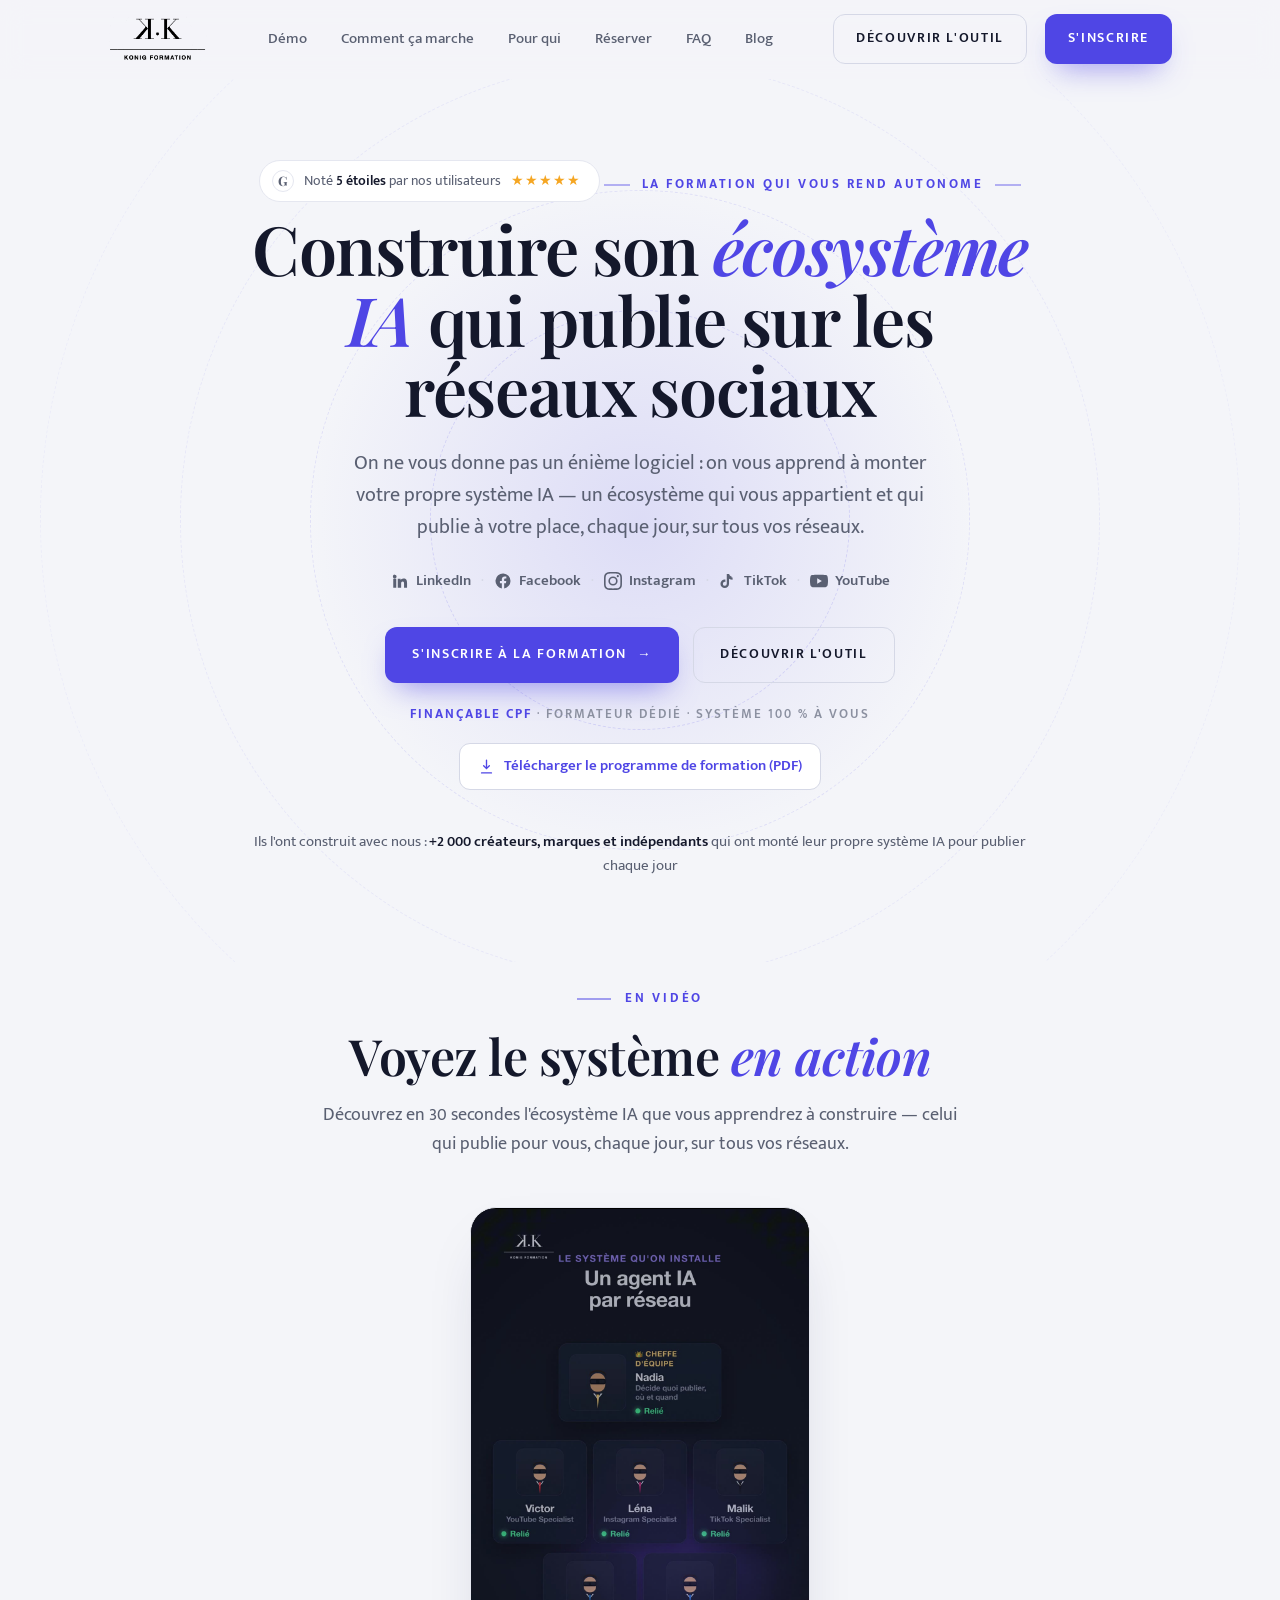
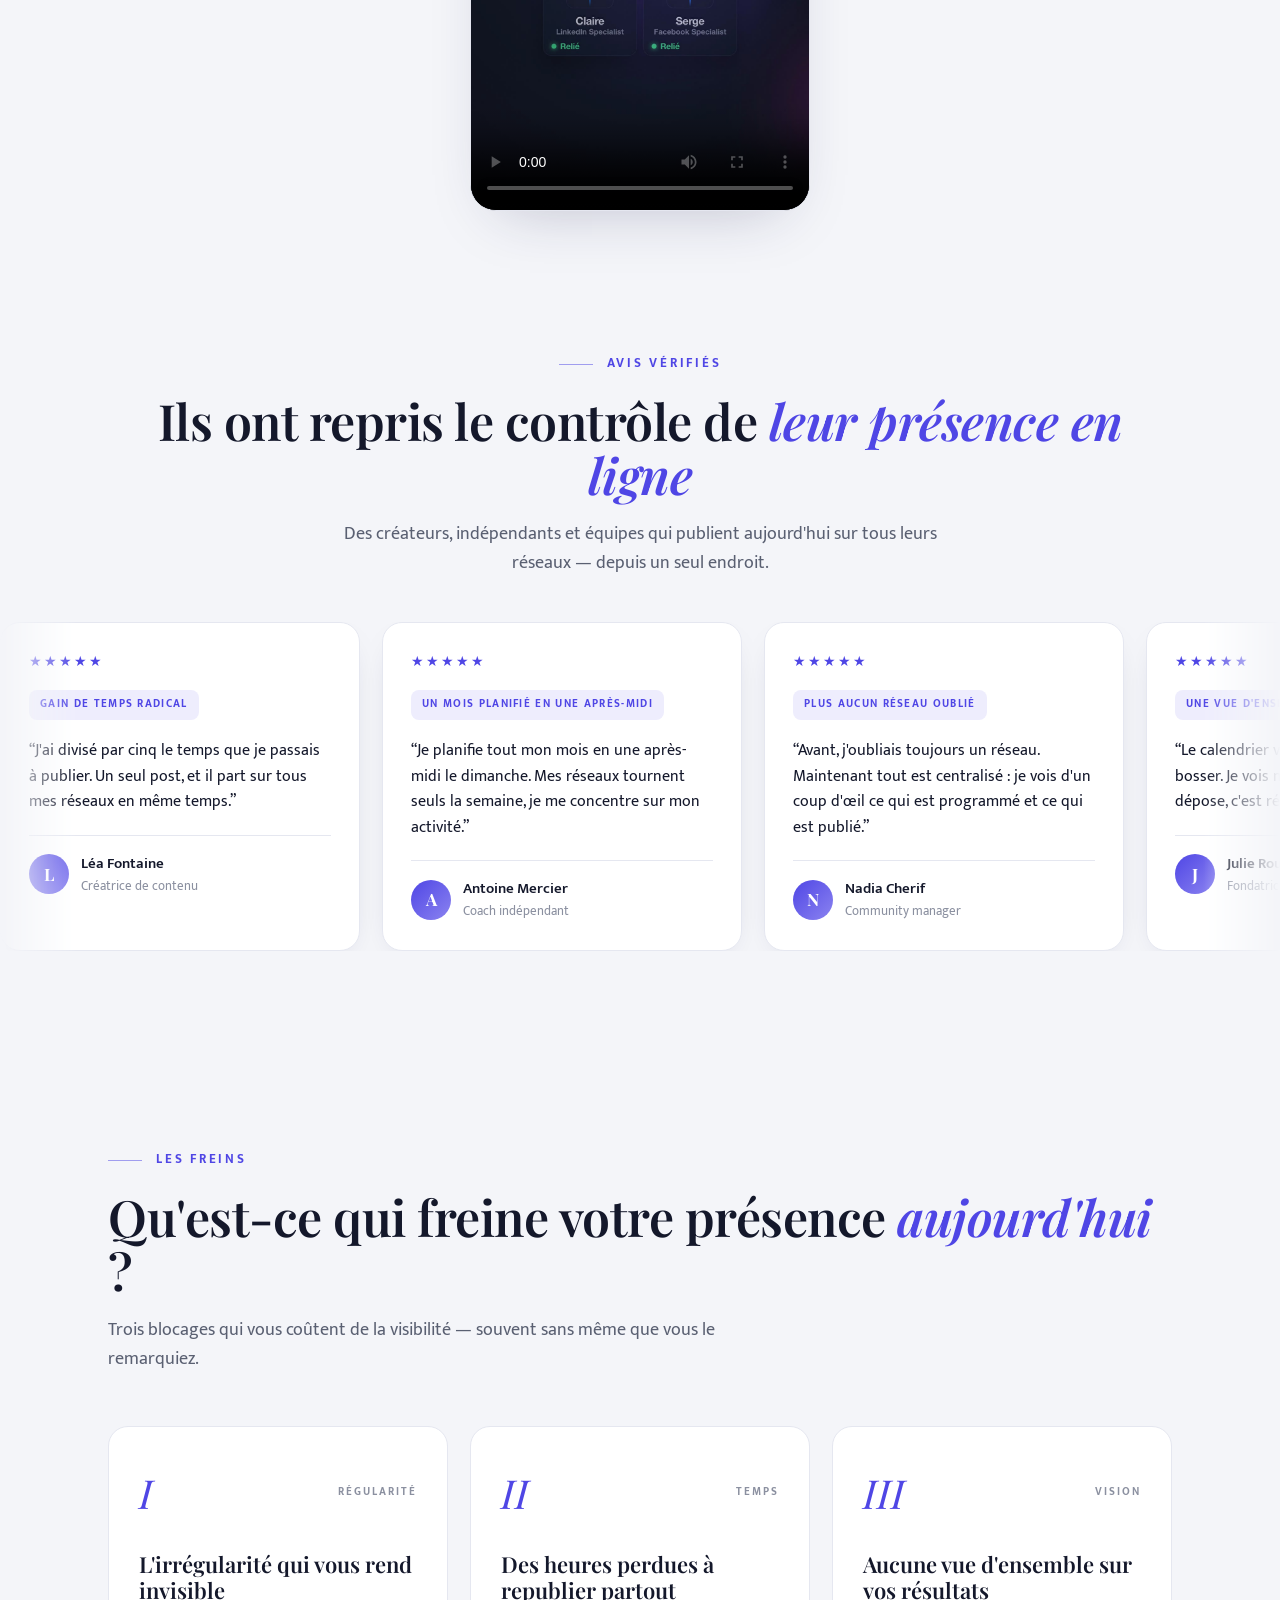
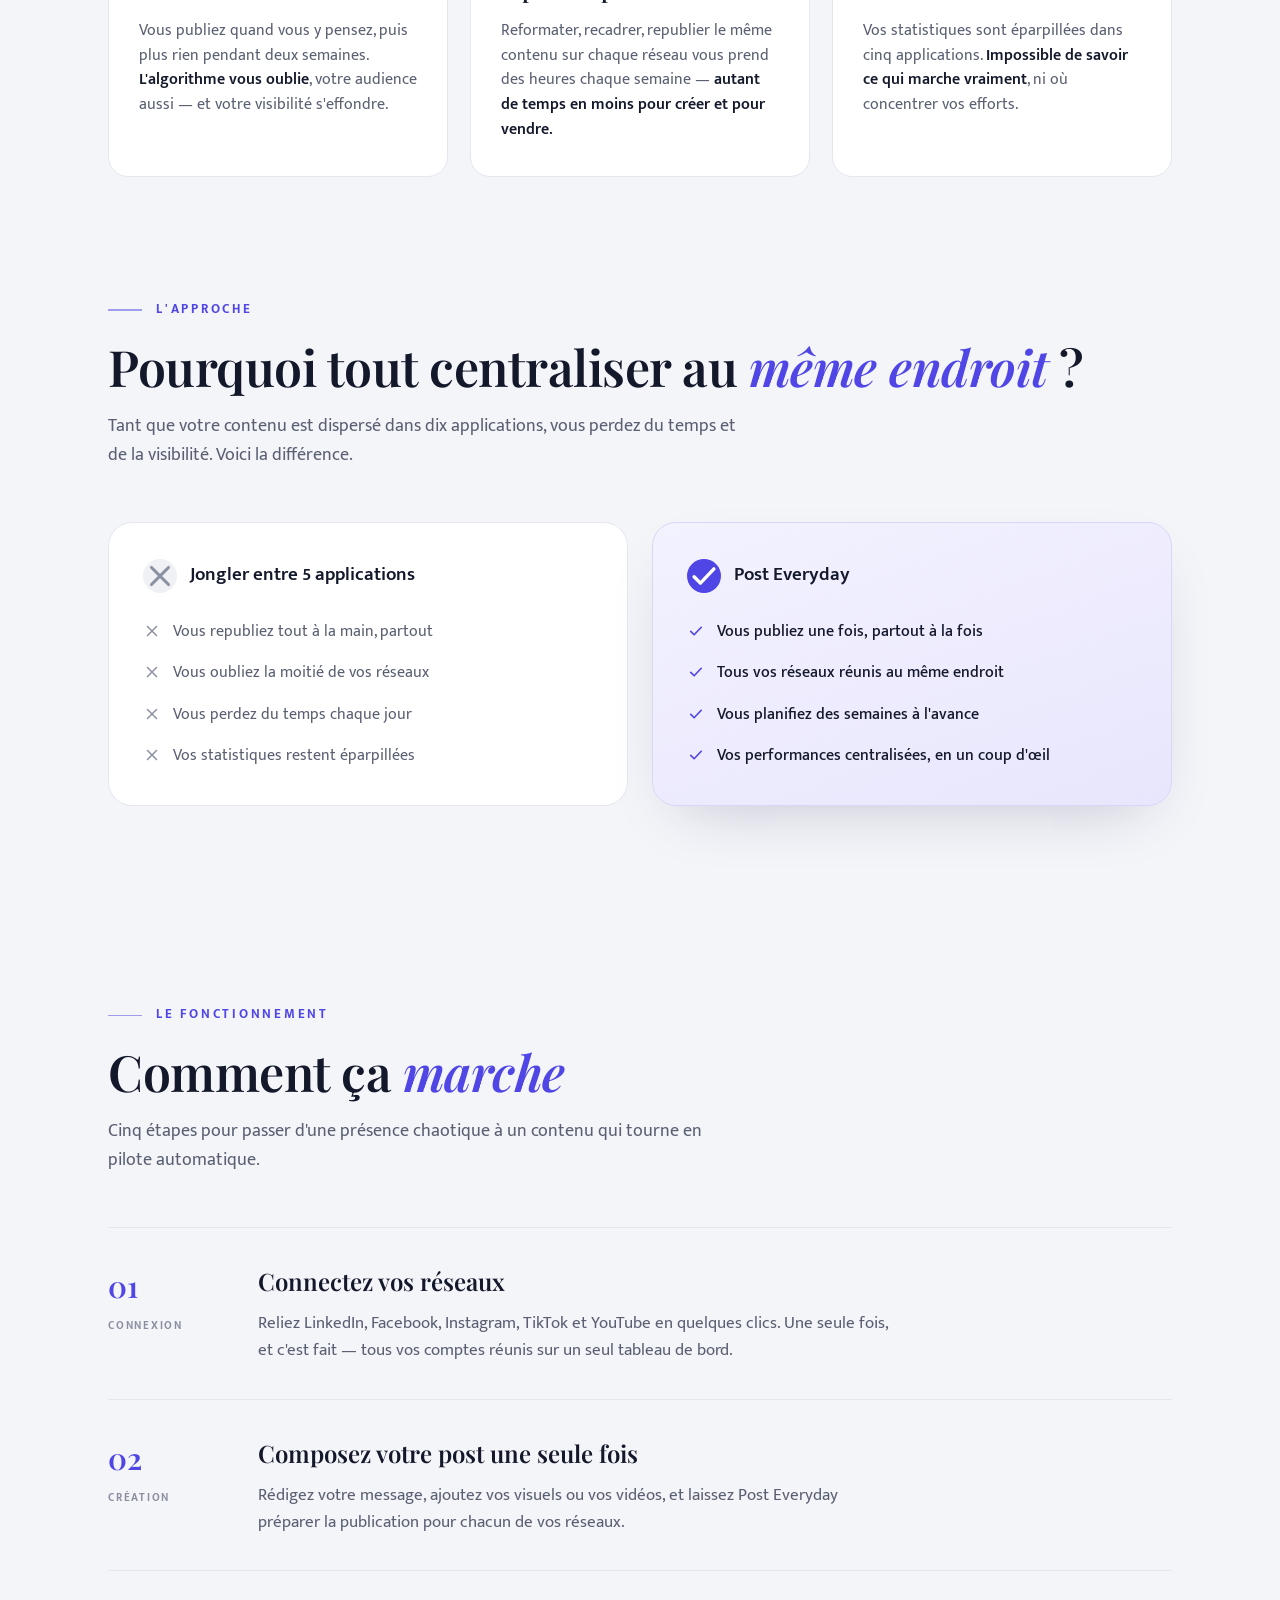
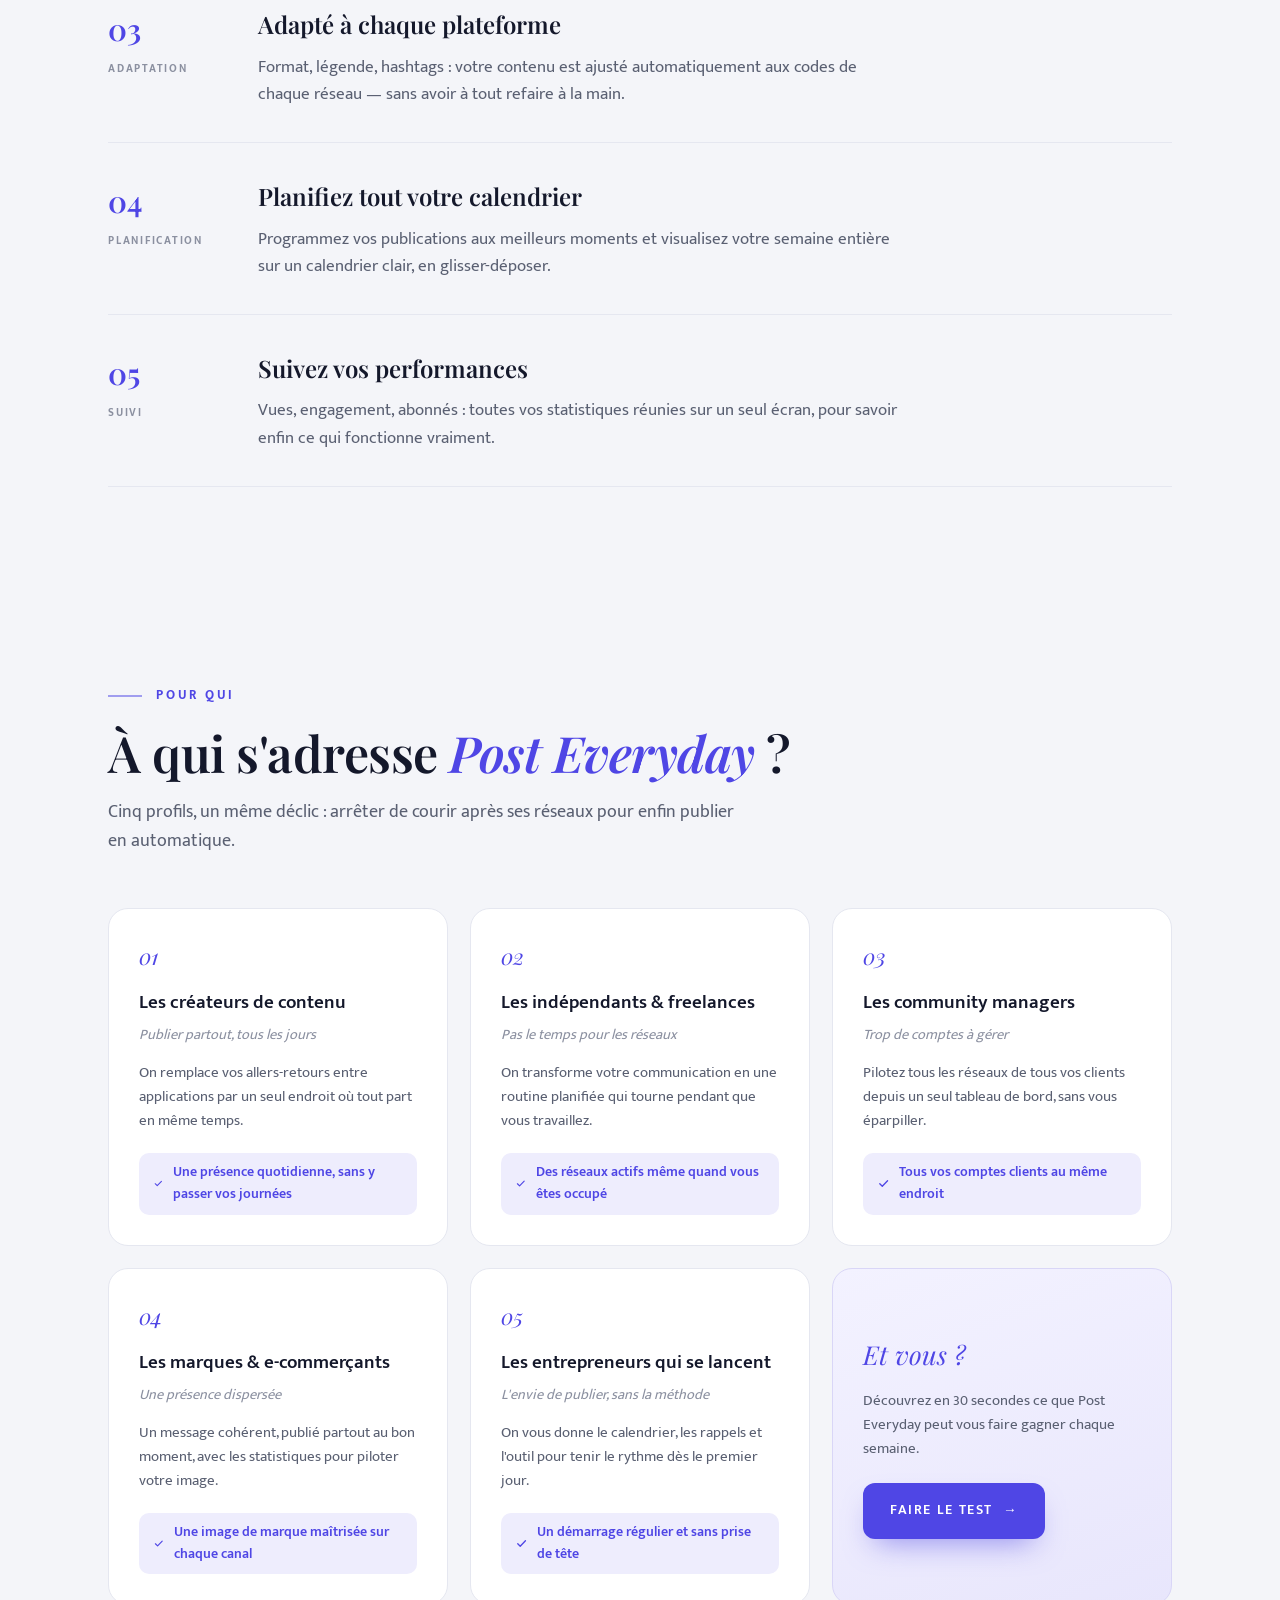
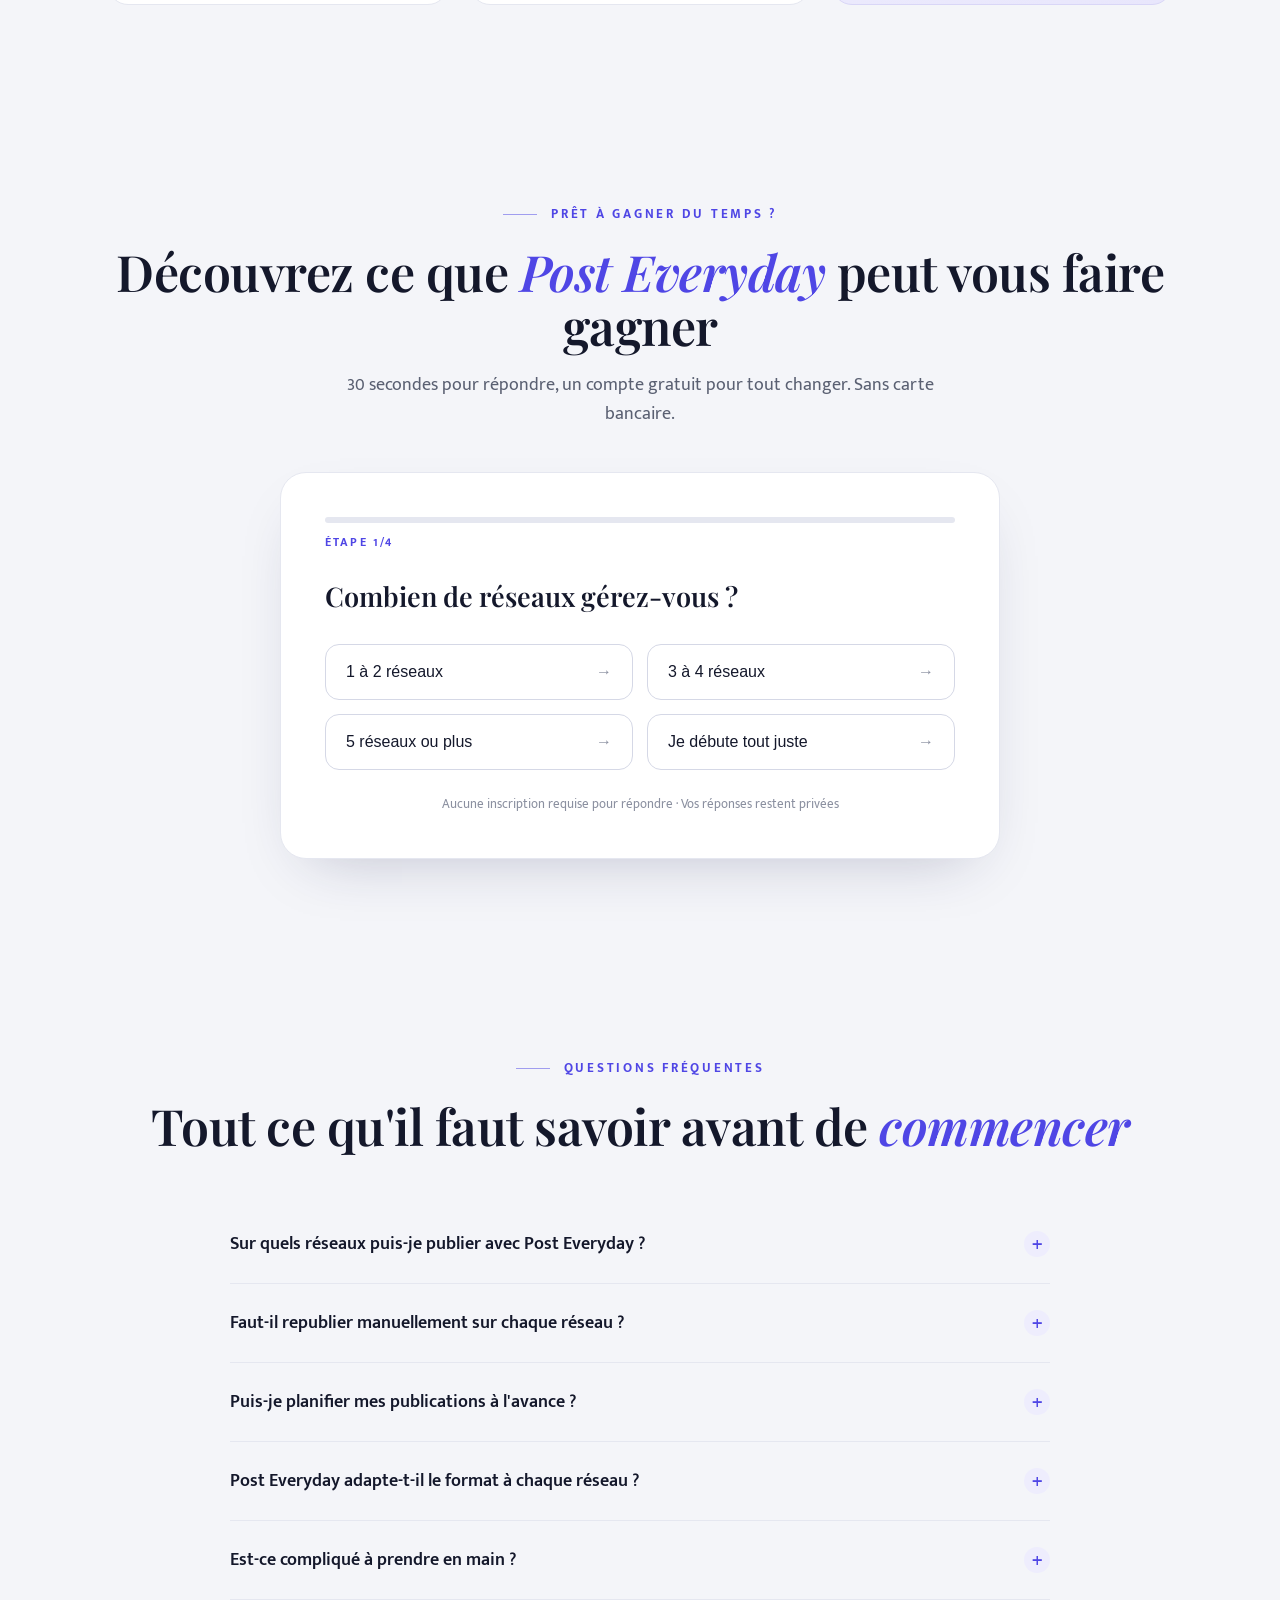
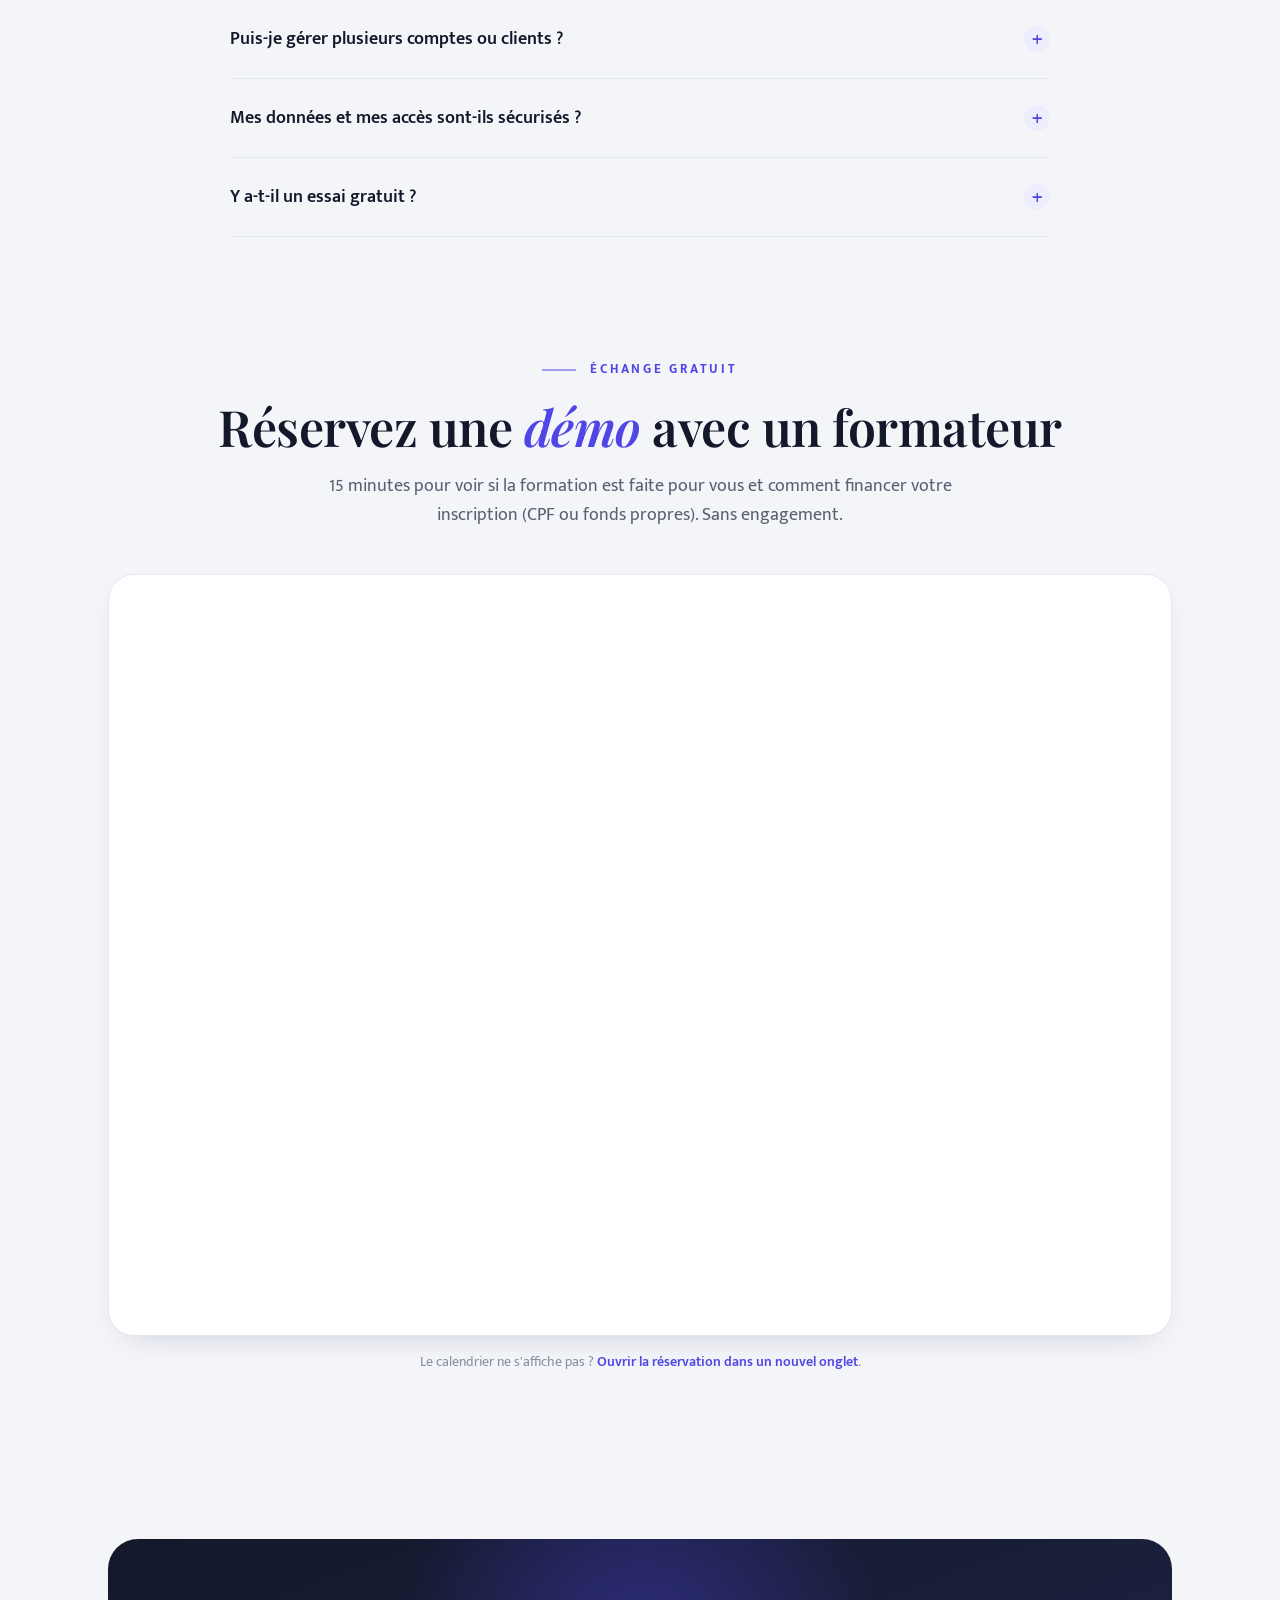
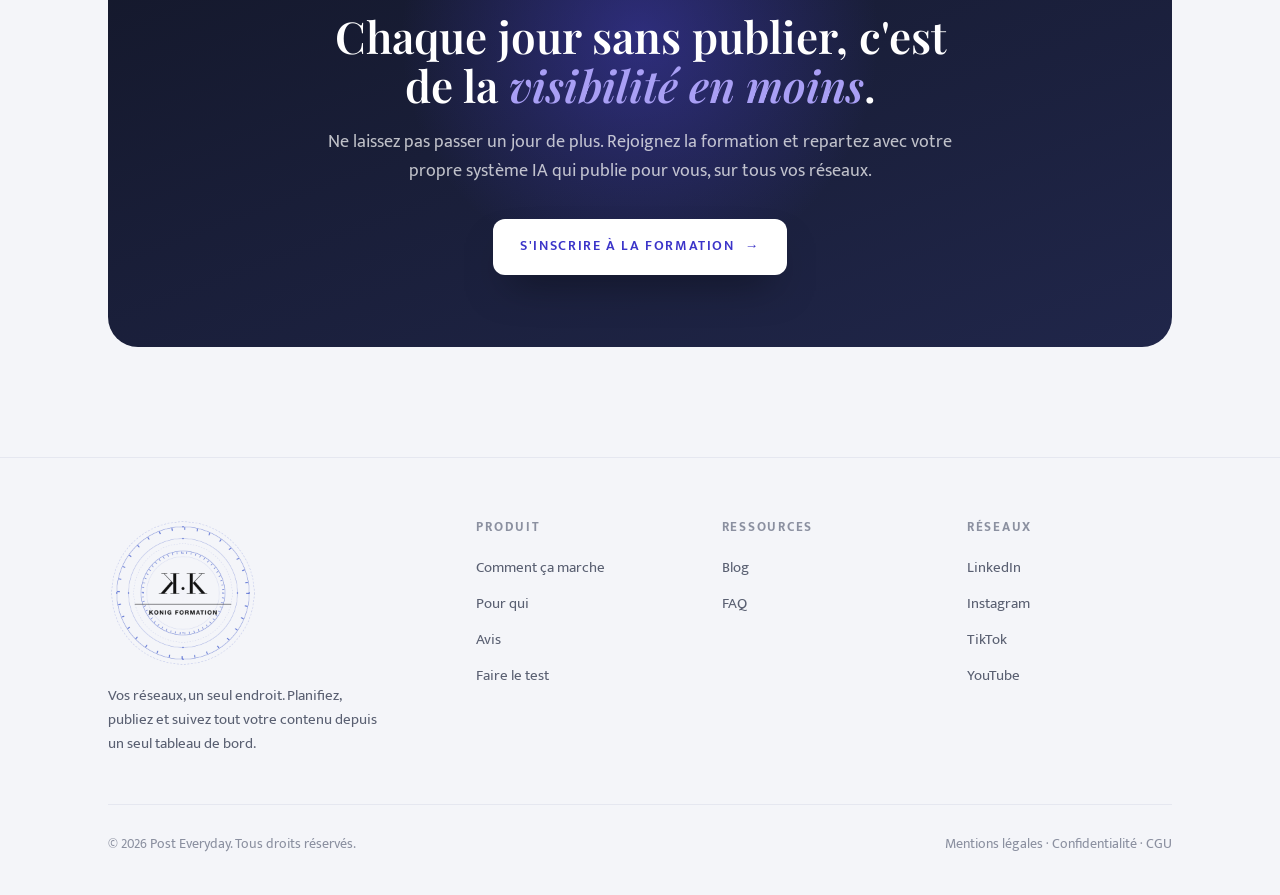
<file: index.html>
<!DOCTYPE html>
<html lang="fr">
<head>
<meta charset="UTF-8" />
<meta name="viewport" content="width=device-width, initial-scale=1.0" />
<title>Construisez votre écosystème IA qui publie pour vous | Post Everyday</title>
<link rel="icon" type="image/png" href="assets/favicon.png" />
<meta name="description" content="La formation Post Everyday vous apprend à construire votre propre système IA qui publie tous les jours et sur tous vos réseaux — LinkedIn, Facebook, Instagram, TikTok, YouTube. Un écosystème autonome qui vous appartient. Finançable CPF." />
<link rel="preconnect" href="https://fonts.googleapis.com">
<link rel="preconnect" href="https://fonts.gstatic.com" crossorigin>
<link href="https://fonts.googleapis.com/css2?family=Playfair+Display:ital,wght@0,400;0,500;0,600;0,700;1,400;1,500;1,600&family=Mukta+Mahee:wght@300;400;500;600;700&display=swap" rel="stylesheet">
<link rel="stylesheet" href="styles.css?v=4" />
</head>
<body>

<!-- NAVBAR -->
<header class="nav" id="nav">
  <div class="wrap nav-inner">
    <a href="#" class="logo"><img src="assets/logo-konig.png" alt="Konig Formation" width="1340" height="620"></a>
    <nav class="links">
      <a href="#demo">Démo</a>
      <a href="#comment">Comment ça marche</a>
      <a href="#pourqui">Pour qui</a>
      <a href="#reserver">Réserver</a>
      <a href="#faq">FAQ</a>
      <a href="blog.html">Blog</a>
    </nav>
    <div class="nav-cta">
      <a href="https://planning.meninbot.com/" class="btn btn-ghost">Découvrir l'outil</a>
      <a href="inscription.html" class="btn btn-primary">S'inscrire</a>
    </div>
  </div>
</header>

<!-- HERO -->
<section class="hero">
  <div class="hero-bg">
    <div class="glow"></div>
    <div class="ring r1"></div>
    <div class="ring r2"></div>
    <div class="ring r3"></div>
    <div class="ring r4"></div>
  </div>
  <div class="wrap hero-inner">
    <div class="rating">
      <span class="g">G</span>
      <span>Noté <b>5 étoiles</b> par nos utilisateurs</span>
      <span class="stars">★★★★★</span>
    </div>
    <div class="badge-line">La formation qui vous rend autonome</div>
    <h1>Construire son <em>écosystème IA</em> qui publie sur les réseaux sociaux</h1>
    <p class="sub">On ne vous donne pas un énième logiciel : on vous apprend à monter votre propre système IA — un écosystème qui vous appartient et qui publie à votre place, chaque jour, sur tous vos réseaux.</p>
    <div class="networks">
      <span class="net"><svg viewBox="0 0 24 24" fill="currentColor"><path d="M4.98 3.5a2.5 2.5 0 11-.02 5 2.5 2.5 0 01.02-5zM3 9h4v12H3zM9 9h3.8v1.64h.05c.53-1 1.83-2.05 3.77-2.05 4.03 0 4.78 2.65 4.78 6.1V21h-4v-5.4c0-1.29-.02-2.95-1.8-2.95-1.8 0-2.08 1.4-2.08 2.85V21H9z"/></svg>LinkedIn</span>
      <span class="dot">·</span>
      <span class="net"><svg viewBox="0 0 24 24" fill="currentColor"><path d="M22 12a10 10 0 10-11.56 9.88v-6.99H7.9V12h2.54V9.8c0-2.5 1.49-3.89 3.77-3.89 1.09 0 2.24.2 2.24.2v2.46h-1.26c-1.24 0-1.63.77-1.63 1.56V12h2.78l-.44 2.89h-2.34v6.99A10 10 0 0022 12z"/></svg>Facebook</span>
      <span class="dot">·</span>
      <span class="net"><svg viewBox="0 0 24 24" fill="currentColor"><path d="M12 2.16c3.2 0 3.58.01 4.85.07 1.17.05 1.8.25 2.23.41.56.22.96.48 1.38.9.42.42.68.82.9 1.38.16.42.36 1.06.41 2.23.06 1.27.07 1.65.07 4.85s-.01 3.58-.07 4.85c-.05 1.17-.25 1.8-.41 2.23-.22.56-.48.96-.9 1.38-.42.42-.82.68-1.38.9-.42.16-1.06.36-2.23.41-1.27.06-1.65.07-4.85.07s-3.58-.01-4.85-.07c-1.17-.05-1.8-.25-2.23-.41a3.7 3.7 0 01-1.38-.9 3.7 3.7 0 01-.9-1.38c-.16-.42-.36-1.06-.41-2.23C2.17 15.58 2.16 15.2 2.16 12s.01-3.58.07-4.85c.05-1.17.25-1.8.41-2.23.22-.56.48-.96.9-1.38.42-.42.82-.68 1.38-.9.42-.16 1.06-.36 2.23-.41C8.42 2.17 8.8 2.16 12 2.16zM12 0C8.74 0 8.33.01 7.05.07 5.78.13 4.9.33 4.14.63c-.79.3-1.46.72-2.12 1.38A5.86 5.86 0 00.63 4.14c-.3.76-.5 1.64-.56 2.91C.01 8.33 0 8.74 0 12s.01 3.67.07 4.95c.06 1.27.26 2.15.56 2.91.3.79.72 1.46 1.38 2.12.66.66 1.33 1.08 2.12 1.38.76.3 1.64.5 2.91.56C8.33 23.99 8.74 24 12 24s3.67-.01 4.95-.07c1.27-.06 2.15-.26 2.91-.56.79-.3 1.46-.72 2.12-1.38.66-.66 1.08-1.33 1.38-2.12.3-.76.5-1.64.56-2.91.06-1.28.07-1.69.07-4.95s-.01-3.67-.07-4.95c-.06-1.27-.26-2.15-.56-2.91a5.86 5.86 0 00-1.38-2.12A5.86 5.86 0 0019.86.63c-.76-.3-1.64-.5-2.91-.56C15.67.01 15.26 0 12 0zm0 5.84A6.16 6.16 0 1018.16 12 6.16 6.16 0 0012 5.84zm0 10.16A4 4 0 1116 12a4 4 0 01-4 4zm6.41-11.85a1.44 1.44 0 11-1.44 1.44 1.44 1.44 0 011.44-1.44z"/></svg>Instagram</span>
      <span class="dot">·</span>
      <span class="net"><svg viewBox="0 0 24 24" fill="currentColor"><path d="M16.6 5.82a4.28 4.28 0 01-1-.27 4.9 4.9 0 01-2.14-3.05h-3.1v13.3a2.6 2.6 0 11-1.86-2.5v-3.2a5.77 5.77 0 00-.86-.06 5.72 5.72 0 105.72 5.72V8.9a8.1 8.1 0 004.75 1.52V7.3a4.85 4.85 0 01-1.51-.24z"/></svg>TikTok</span>
      <span class="dot">·</span>
      <span class="net"><svg viewBox="0 0 24 24" fill="currentColor"><path d="M23.5 6.2a3 3 0 00-2.12-2.13C19.5 3.55 12 3.55 12 3.55s-7.5 0-9.38.52A3 3 0 00.5 6.2 31.2 31.2 0 000 12a31.2 31.2 0 00.5 5.8 3 3 0 002.12 2.13c1.88.52 9.38.52 9.38.52s7.5 0 9.38-.52a3 3 0 002.12-2.13A31.2 31.2 0 0024 12a31.2 31.2 0 00-.5-5.8zM9.6 15.6V8.4l6.2 3.6z"/></svg>YouTube</span>
    </div>
    <div class="hero-cta">
      <a href="inscription.html" class="btn btn-primary">S'inscrire à la formation <span class="arrow">→</span></a>
      <a href="https://planning.meninbot.com/" class="btn btn-ghost">Découvrir l'outil</a>
    </div>
    <p class="fineprint"><b>Finançable CPF</b> · Formateur dédié · Système 100 % à vous</p>
    <a href="assets/programme-post-everyday.pdf" download class="prog-link">
      <svg viewBox="0 0 24 24" fill="none"><path d="M12 3v12m0 0l-4-4m4 4l4-4M5 21h14" stroke="currentColor" stroke-width="1.9" stroke-linecap="round" stroke-linejoin="round"/></svg>
      Télécharger le programme de formation (PDF)
    </a>
    <p class="trust">Ils l'ont construit avec nous : <b>+2 000 créateurs, marques et indépendants</b> qui ont monté leur propre système IA pour publier chaque jour</p>
  </div>
</section>

<!-- VIDEO DEMO -->
<section class="section demo-sec" id="demo" style="padding-top:20px">
  <div class="wrap center">
    <span class="eyebrow center">En vidéo</span>
    <h2 class="title">Voyez le système <em>en action</em></h2>
    <p class="lead">Découvrez en 30 secondes l'écosystème IA que vous apprendrez à construire — celui qui publie pour vous, chaque jour, sur tous vos réseaux.</p>
  </div>
  <div class="wrap">
    <div class="video-frame">
      <video controls playsinline preload="metadata" poster="assets/demo-poster.jpg?v=3">
        <source src="assets/demo-post-everyday.mp4?v=3" type="video/mp4" />
        Votre navigateur ne prend pas en charge la lecture vidéo.
      </video>
    </div>
  </div>
</section>

<!-- TESTIMONIALS -->
<section class="tsection" id="avis">
  <div class="wrap center">
    <span class="eyebrow center">Avis vérifiés</span>
    <h2 class="title">Ils ont repris le contrôle de <em>leur présence en ligne</em></h2>
    <p class="lead">Des créateurs, indépendants et équipes qui publient aujourd'hui sur tous leurs réseaux — depuis un seul endroit.</p>
  </div>
  <div class="marquee">
    <div class="track" id="track"></div>
  </div>
</section>

<!-- FREINS -->
<section class="section" id="freins">
  <div class="wrap">
    <span class="eyebrow">Les freins</span>
    <h2 class="title">Qu'est-ce qui freine votre présence <em>aujourd'hui</em> ?</h2>
    <p class="lead">Trois blocages qui vous coûtent de la visibilité — souvent sans même que vous le remarquiez.</p>
    <div class="grid-3">
      <div class="frein">
        <div class="top"><span class="num">I</span><span class="cat">Régularité</span></div>
        <h3>L'irrégularité qui vous rend invisible</h3>
        <p>Vous publiez quand vous y pensez, puis plus rien pendant deux semaines. <b>L'algorithme vous oublie</b>, votre audience aussi — et votre visibilité s'effondre.</p>
      </div>
      <div class="frein">
        <div class="top"><span class="num">II</span><span class="cat">Temps</span></div>
        <h3>Des heures perdues à republier partout</h3>
        <p>Reformater, recadrer, republier le même contenu sur chaque réseau vous prend des heures chaque semaine — <b>autant de temps en moins pour créer et pour vendre.</b></p>
      </div>
      <div class="frein">
        <div class="top"><span class="num">III</span><span class="cat">Vision</span></div>
        <h3>Aucune vue d'ensemble sur vos résultats</h3>
        <p>Vos statistiques sont éparpillées dans cinq applications. <b>Impossible de savoir ce qui marche vraiment</b>, ni où concentrer vos efforts.</p>
      </div>
    </div>
  </div>
</section>

<!-- APPROCHE -->
<section class="section" style="padding-top:20px">
  <div class="wrap">
    <span class="eyebrow">L'approche</span>
    <h2 class="title">Pourquoi tout centraliser au <em>même endroit</em> ?</h2>
    <p class="lead">Tant que votre contenu est dispersé dans dix applications, vous perdez du temps et de la visibilité. Voici la différence.</p>
    <div class="compare">
      <div class="col bad">
        <div class="chead">
          <span class="ci"><svg viewBox="0 0 24 24" fill="none"><path d="M6 6l12 12M18 6L6 18" stroke="currentColor" stroke-width="2.2" stroke-linecap="round"/></svg></span>
          <h3>Jongler entre 5 applications</h3>
        </div>
        <ul>
          <li><svg viewBox="0 0 24 24" fill="none"><path d="M6 6l12 12M18 6L6 18" stroke="currentColor" stroke-width="2" stroke-linecap="round"/></svg>Vous republiez tout à la main, partout</li>
          <li><svg viewBox="0 0 24 24" fill="none"><path d="M6 6l12 12M18 6L6 18" stroke="currentColor" stroke-width="2" stroke-linecap="round"/></svg>Vous oubliez la moitié de vos réseaux</li>
          <li><svg viewBox="0 0 24 24" fill="none"><path d="M6 6l12 12M18 6L6 18" stroke="currentColor" stroke-width="2" stroke-linecap="round"/></svg>Vous perdez du temps chaque jour</li>
          <li><svg viewBox="0 0 24 24" fill="none"><path d="M6 6l12 12M18 6L6 18" stroke="currentColor" stroke-width="2" stroke-linecap="round"/></svg>Vos statistiques restent éparpillées</li>
        </ul>
      </div>
      <div class="col good">
        <div class="chead">
          <span class="ci"><svg viewBox="0 0 24 24" fill="none"><path d="M5 12.5l4.5 4.5L19 7" stroke="currentColor" stroke-width="2.4" stroke-linecap="round" stroke-linejoin="round"/></svg></span>
          <h3>Post Everyday</h3>
        </div>
        <ul>
          <li><svg viewBox="0 0 24 24" fill="none"><path d="M5 12.5l4.5 4.5L19 7" stroke="currentColor" stroke-width="2.2" stroke-linecap="round" stroke-linejoin="round"/></svg>Vous publiez une fois, partout à la fois</li>
          <li><svg viewBox="0 0 24 24" fill="none"><path d="M5 12.5l4.5 4.5L19 7" stroke="currentColor" stroke-width="2.2" stroke-linecap="round" stroke-linejoin="round"/></svg>Tous vos réseaux réunis au même endroit</li>
          <li><svg viewBox="0 0 24 24" fill="none"><path d="M5 12.5l4.5 4.5L19 7" stroke="currentColor" stroke-width="2.2" stroke-linecap="round" stroke-linejoin="round"/></svg>Vous planifiez des semaines à l'avance</li>
          <li><svg viewBox="0 0 24 24" fill="none"><path d="M5 12.5l4.5 4.5L19 7" stroke="currentColor" stroke-width="2.2" stroke-linecap="round" stroke-linejoin="round"/></svg>Vos performances centralisées, en un coup d'œil</li>
        </ul>
      </div>
    </div>
  </div>
</section>

<!-- COMMENT CA MARCHE -->
<section class="section" id="comment">
  <div class="wrap">
    <span class="eyebrow">Le fonctionnement</span>
    <h2 class="title">Comment ça <em>marche</em></h2>
    <p class="lead">Cinq étapes pour passer d'une présence chaotique à un contenu qui tourne en pilote automatique.</p>
    <div class="steps">
      <div class="step">
        <div class="idx">01<span class="cat">Connexion</span></div>
        <div><h3>Connectez vos réseaux</h3><p>Reliez LinkedIn, Facebook, Instagram, TikTok et YouTube en quelques clics. Une seule fois, et c'est fait — tous vos comptes réunis sur un seul tableau de bord.</p></div>
      </div>
      <div class="step">
        <div class="idx">02<span class="cat">Création</span></div>
        <div><h3>Composez votre post une seule fois</h3><p>Rédigez votre message, ajoutez vos visuels ou vos vidéos, et laissez Post Everyday préparer la publication pour chacun de vos réseaux.</p></div>
      </div>
      <div class="step">
        <div class="idx">03<span class="cat">Adaptation</span></div>
        <div><h3>Adapté à chaque plateforme</h3><p>Format, légende, hashtags : votre contenu est ajusté automatiquement aux codes de chaque réseau — sans avoir à tout refaire à la main.</p></div>
      </div>
      <div class="step">
        <div class="idx">04<span class="cat">Planification</span></div>
        <div><h3>Planifiez tout votre calendrier</h3><p>Programmez vos publications aux meilleurs moments et visualisez votre semaine entière sur un calendrier clair, en glisser-déposer.</p></div>
      </div>
      <div class="step">
        <div class="idx">05<span class="cat">Suivi</span></div>
        <div><h3>Suivez vos performances</h3><p>Vues, engagement, abonnés : toutes vos statistiques réunies sur un seul écran, pour savoir enfin ce qui fonctionne vraiment.</p></div>
      </div>
    </div>
  </div>
</section>

<!-- POUR QUI -->
<section class="section" id="pourqui">
  <div class="wrap">
    <span class="eyebrow">Pour qui</span>
    <h2 class="title">À qui s'adresse <em>Post Everyday</em> ?</h2>
    <p class="lead">Cinq profils, un même déclic : arrêter de courir après ses réseaux pour enfin publier en automatique.</p>
    <div class="audience">
      <div class="acard">
        <div class="an">01</div>
        <h3>Les créateurs de contenu</h3>
        <p class="prob">Publier partout, tous les jours</p>
        <p>On remplace vos allers-retours entre applications par un seul endroit où tout part en même temps.</p>
        <span class="out"><svg viewBox="0 0 24 24" fill="none"><path d="M5 12.5l4.5 4.5L19 7" stroke="currentColor" stroke-width="2.4" stroke-linecap="round" stroke-linejoin="round"/></svg>Une présence quotidienne, sans y passer vos journées</span>
      </div>
      <div class="acard">
        <div class="an">02</div>
        <h3>Les indépendants &amp; freelances</h3>
        <p class="prob">Pas le temps pour les réseaux</p>
        <p>On transforme votre communication en une routine planifiée qui tourne pendant que vous travaillez.</p>
        <span class="out"><svg viewBox="0 0 24 24" fill="none"><path d="M5 12.5l4.5 4.5L19 7" stroke="currentColor" stroke-width="2.4" stroke-linecap="round" stroke-linejoin="round"/></svg>Des réseaux actifs même quand vous êtes occupé</span>
      </div>
      <div class="acard">
        <div class="an">03</div>
        <h3>Les community managers</h3>
        <p class="prob">Trop de comptes à gérer</p>
        <p>Pilotez tous les réseaux de tous vos clients depuis un seul tableau de bord, sans vous éparpiller.</p>
        <span class="out"><svg viewBox="0 0 24 24" fill="none"><path d="M5 12.5l4.5 4.5L19 7" stroke="currentColor" stroke-width="2.4" stroke-linecap="round" stroke-linejoin="round"/></svg>Tous vos comptes clients au même endroit</span>
      </div>
      <div class="acard">
        <div class="an">04</div>
        <h3>Les marques &amp; e-commerçants</h3>
        <p class="prob">Une présence dispersée</p>
        <p>Un message cohérent, publié partout au bon moment, avec les statistiques pour piloter votre image.</p>
        <span class="out"><svg viewBox="0 0 24 24" fill="none"><path d="M5 12.5l4.5 4.5L19 7" stroke="currentColor" stroke-width="2.4" stroke-linecap="round" stroke-linejoin="round"/></svg>Une image de marque maîtrisée sur chaque canal</span>
      </div>
      <div class="acard">
        <div class="an">05</div>
        <h3>Les entrepreneurs qui se lancent</h3>
        <p class="prob">L'envie de publier, sans la méthode</p>
        <p>On vous donne le calendrier, les rappels et l'outil pour tenir le rythme dès le premier jour.</p>
        <span class="out"><svg viewBox="0 0 24 24" fill="none"><path d="M5 12.5l4.5 4.5L19 7" stroke="currentColor" stroke-width="2.4" stroke-linecap="round" stroke-linejoin="round"/></svg>Un démarrage régulier et sans prise de tête</span>
      </div>
      <div class="acard" style="display:flex;flex-direction:column;justify-content:center;background:linear-gradient(160deg,#F3F2FF,#E8E6FC);border-color:#D9D6F7">
        <div class="an" style="font-size:26px">Et vous ?</div>
        <p style="margin-bottom:22px">Découvrez en 30 secondes ce que Post Everyday peut vous faire gagner chaque semaine.</p>
        <a href="#test" class="btn btn-primary" style="align-self:flex-start">Faire le test <span class="arrow">→</span></a>
      </div>
    </div>
  </div>
</section>

<!-- INTERACTIVE TEST -->
<section class="quiz-sec" id="test">
  <div class="wrap center">
    <span class="eyebrow center">Prêt à gagner du temps ?</span>
    <h2 class="title">Découvrez ce que <em>Post Everyday</em> peut vous faire gagner</h2>
    <p class="lead">30 secondes pour répondre, un compte gratuit pour tout changer. Sans carte bancaire.</p>
  </div>
  <div class="quiz" id="quiz">
    <div class="qbar"><span id="qprogress"></span></div>
    <div id="qbody"></div>
    <p class="qfoot" id="qfoot">Aucune inscription requise pour répondre · Vos réponses restent privées</p>
  </div>
</section>

<!-- FAQ -->
<section class="section" id="faq">
  <div class="wrap center">
    <span class="eyebrow center">Questions fréquentes</span>
    <h2 class="title">Tout ce qu'il faut savoir avant de <em>commencer</em></h2>
  </div>
  <div class="faq" id="faq-list"></div>
</section>


<!-- RESERVER UNE DEMO -->
<section class="section demo-book" id="reserver">
  <div class="wrap center">
    <span class="eyebrow center">Échange gratuit</span>
    <h2 class="title">Réservez une <em>démo</em> avec un formateur</h2>
    <p class="lead">15 minutes pour voir si la formation est faite pour vous et comment financer votre inscription (CPF ou fonds propres). Sans engagement.</p>
  </div>
  <div class="wrap">
    <div class="calendar-frame">
      <iframe src="https://dashboard.meninbot.com/rdv/WDGniasDpOPphQg5231Y9v" title="Réserver une démo" loading="lazy"></iframe>
    </div>
    <p class="insc-note" style="margin-top:16px">Le calendrier ne s'affiche pas ? <a href="https://dashboard.meninbot.com/rdv/WDGniasDpOPphQg5231Y9v" target="_blank" rel="noopener" style="color:var(--accent);font-weight:600">Ouvrir la réservation dans un nouvel onglet</a>.</p>
  </div>
</section>

<!-- FINAL CTA -->
<section class="final">
  <div class="wrap">
    <div class="final-card">
      <div class="glow2"></div>
      <div class="inner">
        <h2>Chaque jour sans publier, c'est de la <em>visibilité en moins</em>.</h2>
        <p>Ne laissez pas passer un jour de plus. Rejoignez la formation et repartez avec votre propre système IA qui publie pour vous, sur tous vos réseaux.</p>
        <a href="inscription.html" class="btn btn-primary">S'inscrire à la formation <span class="arrow">→</span></a>
      </div>
    </div>
  </div>
</section>

<!-- FOOTER -->
<footer>
  <div class="wrap">
    <div class="foot-top">
      <div class="foot-brand">
        <a href="#" class="logo"><img src="assets/logo-konig-full.png" alt="Konig Formation" width="900" height="900"></a>
        <p>Vos réseaux, un seul endroit. Planifiez, publiez et suivez tout votre contenu depuis un seul tableau de bord.</p>
      </div>
      <div class="fcol">
        <h4>Produit</h4>
        <a href="#comment">Comment ça marche</a>
        <a href="#pourqui">Pour qui</a>
        <a href="#avis">Avis</a>
        <a href="#test">Faire le test</a>
      </div>
      <div class="fcol">
        <h4>Ressources</h4>
        <a href="blog.html">Blog</a>
        <a href="#faq">FAQ</a>
      </div>
      <div class="fcol">
        <h4>Réseaux</h4>
        <a href="#">LinkedIn</a>
        <a href="#">Instagram</a>
        <a href="#">TikTok</a>
        <a href="#">YouTube</a>
      </div>
    </div>
    <div class="foot-bottom">
      <span>© 2026 Post Everyday. Tous droits réservés.</span>
      <span>Mentions légales · Confidentialité · CGU</span>
    </div>
  </div>
</footer>

<script>
  /* nav shadow on scroll */
  const nav=document.getElementById('nav');
  addEventListener('scroll',()=>nav.classList.toggle('scrolled',scrollY>10));

  /* testimonials */
  const testimonials=[
    {t:"J'ai divisé par cinq le temps que je passais à publier. Un seul post, et il part sur tous mes réseaux en même temps.",tag:"Gain de temps radical",n:"Léa Fontaine",r:"Créatrice de contenu"},
    {t:"Je planifie tout mon mois en une après-midi le dimanche. Mes réseaux tournent seuls la semaine, je me concentre sur mon activité.",tag:"Un mois planifié en une après-midi",n:"Antoine Mercier",r:"Coach indépendant"},
    {t:"Avant, j'oubliais toujours un réseau. Maintenant tout est centralisé : je vois d'un coup d'œil ce qui est programmé et ce qui est publié.",tag:"Plus aucun réseau oublié",n:"Nadia Cherif",r:"Community manager"},
    {t:"Le calendrier visuel a changé ma façon de bosser. Je vois ma semaine entière, je glisse-dépose, c'est réglé.",tag:"Une vue d'ensemble enfin claire",n:"Julie Rousseau",r:"Fondatrice de marque"},
    {t:"On gère les réseaux de dix clients depuis un seul tableau de bord. Ce qui nous prenait la journée nous prend une heure.",tag:"Dix clients, un seul écran",n:"Marc Lefèvre",r:"Agence social media"},
    {t:"Les statistiques réunies au même endroit m'ont fait comprendre quels posts marchent vraiment. J'ai doublé mon engagement.",tag:"Engagement doublé",n:"Sofia Marino",r:"E-commerçante"}
  ];
  const track=document.getElementById('track');
  const cardHTML=t=>`<div class="tcard"><div class="stars">★★★★★</div><span class="tag">${t.tag}</span><blockquote>“${t.t}”</blockquote><div class="who"><span class="av">${t.n[0]}</span><div><div class="n">${t.n}</div><div class="r">${t.r}</div></div></div></div>`;
  track.innerHTML=[...testimonials,...testimonials].map(cardHTML).join('');

  /* FAQ */
  const faqs=[
    ["Sur quels réseaux puis-je publier avec Post Everyday ?","LinkedIn, Facebook, Instagram, TikTok et YouTube, depuis un seul tableau de bord. Vous connectez vos comptes une seule fois et publiez partout en même temps."],
    ["Faut-il republier manuellement sur chaque réseau ?","Non. Vous composez votre post une seule fois, et Post Everyday l'adapte puis le publie automatiquement sur chaque plateforme."],
    ["Puis-je planifier mes publications à l'avance ?","Oui. Programmez vos posts aux dates et heures de votre choix et visualisez l'ensemble de votre calendrier, sur une semaine ou un mois."],
    ["Post Everyday adapte-t-il le format à chaque réseau ?","Oui — format d'image ou de vidéo, légende et hashtags sont ajustés aux codes de chaque plateforme, sans que vous ayez à tout refaire."],
    ["Est-ce compliqué à prendre en main ?","Non. Tout est pensé pour être opérationnel en quelques minutes, sans aucune compétence technique."],
    ["Puis-je gérer plusieurs comptes ou clients ?","Oui, c'est idéal pour les agences et community managers : plusieurs comptes et clients, un seul tableau de bord."],
    ["Mes données et mes accès sont-ils sécurisés ?","Vos connexions passent par les canaux officiels de chaque réseau. Vos identifiants ne sont jamais stockés en clair."],
    ["Y a-t-il un essai gratuit ?","Oui. Vous pouvez commencer gratuitement, sans carte bancaire ni engagement."]
  ];
  document.getElementById('faq-list').innerHTML=faqs.map(([q,a])=>`
    <div class="faq-item"><button class="faq-q"><span>${q}</span><span class="ic">+</span></button><div class="faq-a"><p>${a}</p></div></div>`).join('');
  document.querySelectorAll('.faq-q').forEach(btn=>btn.addEventListener('click',()=>{
    const item=btn.parentElement,a=item.querySelector('.faq-a');
    const open=item.classList.contains('open');
    document.querySelectorAll('.faq-item').forEach(i=>{i.classList.remove('open');i.querySelector('.faq-a').style.maxHeight=null});
    if(!open){item.classList.add('open');a.style.maxHeight=a.scrollHeight+'px'}
  }));

  /* interactive quiz */
  const steps=[
    {q:"Combien de réseaux gérez-vous ?",o:["1 à 2 réseaux","3 à 4 réseaux","5 réseaux ou plus","Je débute tout juste"]},
    {q:"Combien de temps passez-vous à publier par semaine ?",o:["Moins d'1 heure","1 à 3 heures","3 à 6 heures","Plus de 6 heures"]},
    {q:"Vous êtes plutôt…",o:["Créateur de contenu","Indépendant / freelance","Community manager","Marque / e-commerce"]},
    {q:"Votre plus gros frein aujourd'hui ?",o:["La régularité","Le manque de temps","La vue d'ensemble","Le manque d'idées"]}
  ];
  let cur=0;
  const qbody=document.getElementById('qbody'),qprog=document.getElementById('qprogress'),qfoot=document.getElementById('qfoot');
  function render(){
    if(cur>=steps.length){
      qprog.style.width='100%';
      qfoot.style.display='none';
      qbody.innerHTML=`<div class="qdone">
        <div class="check"><svg viewBox="0 0 24 24" width="30" height="30" fill="none"><path d="M5 12.5l4.5 4.5L19 7" stroke="currentColor" stroke-width="2.6" stroke-linecap="round" stroke-linejoin="round"/></svg></div>
        <h3>Post Everyday est fait pour vous.</h3>
        <p>D'après vos réponses, vous pourriez économiser <b>plusieurs heures chaque semaine</b> en centralisant vos publications. Créez votre compte gratuit et testez-le dès maintenant.</p>
        <a href="https://planning.meninbot.com/" class="btn btn-primary">Créer mon compte gratuit <span class="arrow">→</span></a>
      </div>`;
      return;
    }
    const s=steps[cur];
    qprog.style.width=((cur)/steps.length*100)+'%';
    qbody.innerHTML=`<div class="qstep-label">Étape ${cur+1}/${steps.length}</div>
      <div class="qquestion">${s.q}</div>
      <div class="qopts">${s.o.map((o,i)=>`<button class="qopt" data-i="${i}">${o}<span class="chev">→</span></button>`).join('')}</div>`;
    qbody.querySelectorAll('.qopt').forEach(b=>b.addEventListener('click',()=>{cur++;render()}));
  }
  render();
</script>
</body>
</html>
</file>
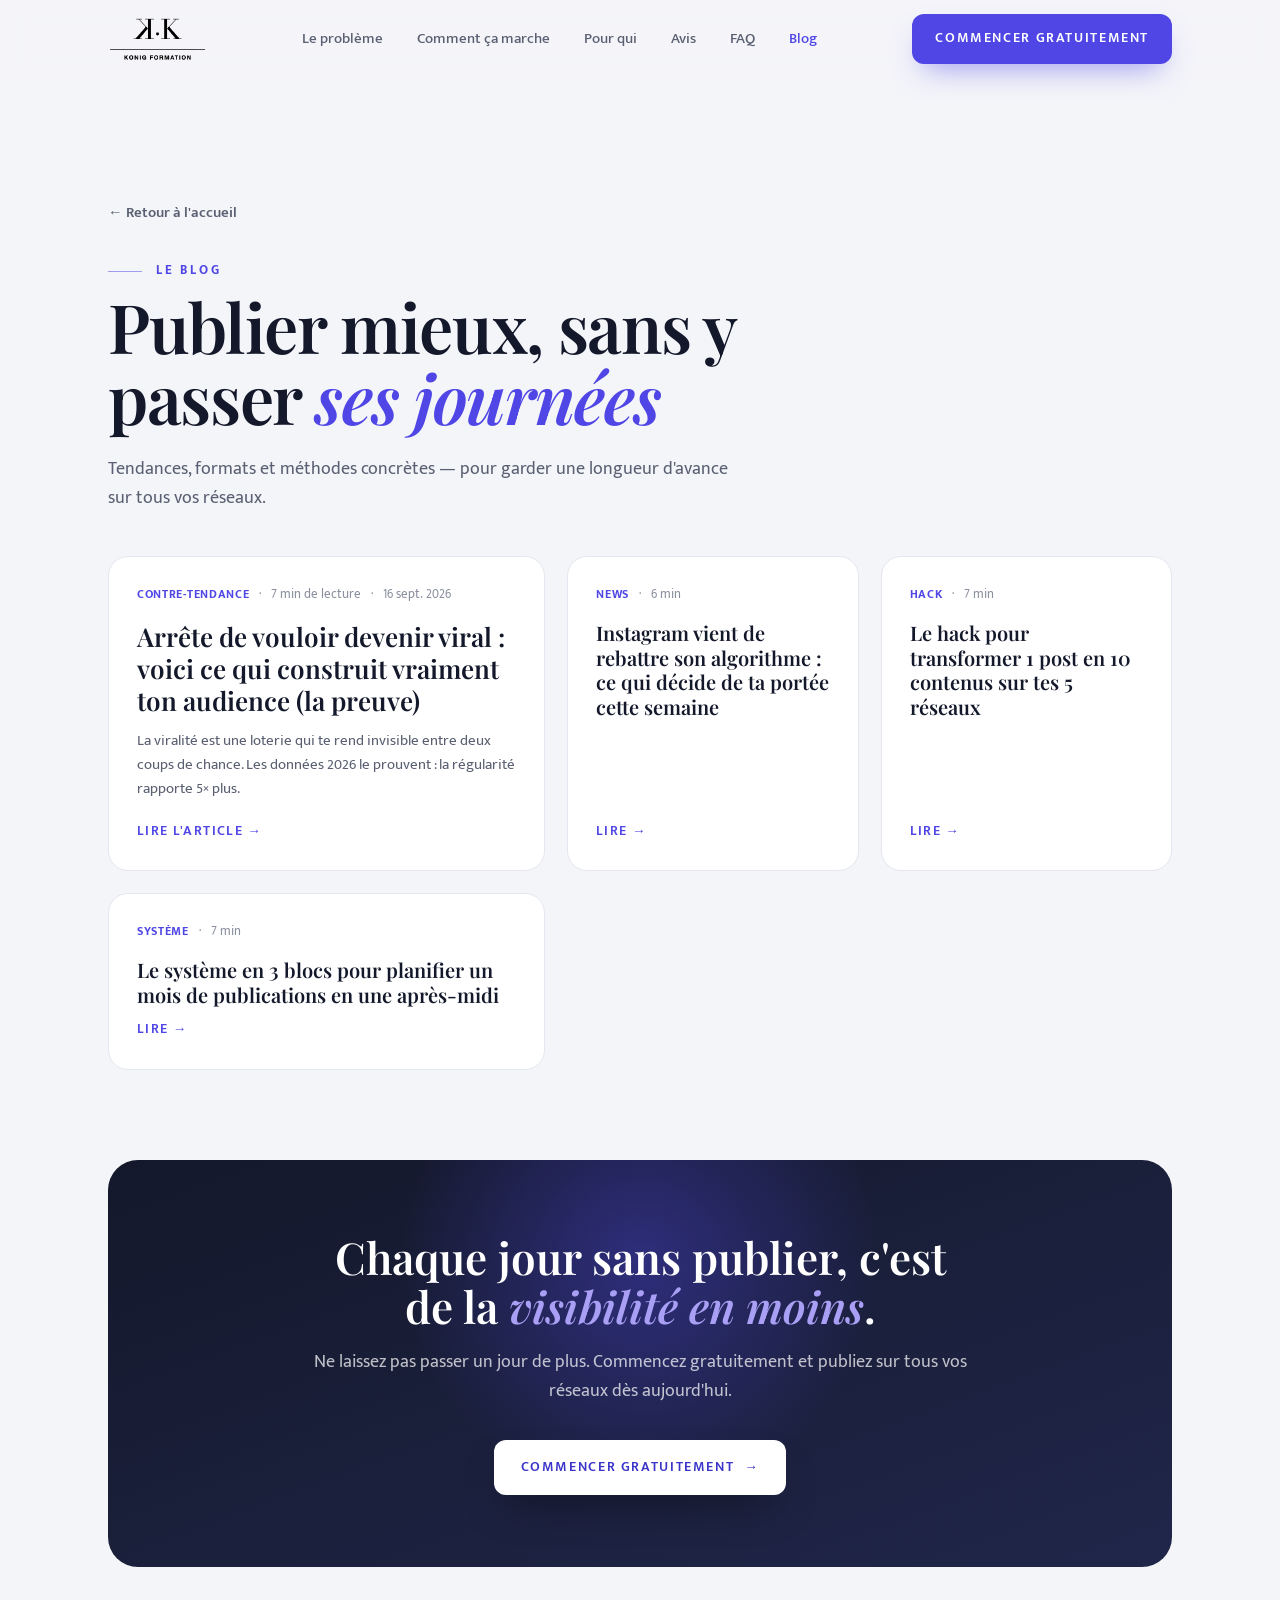
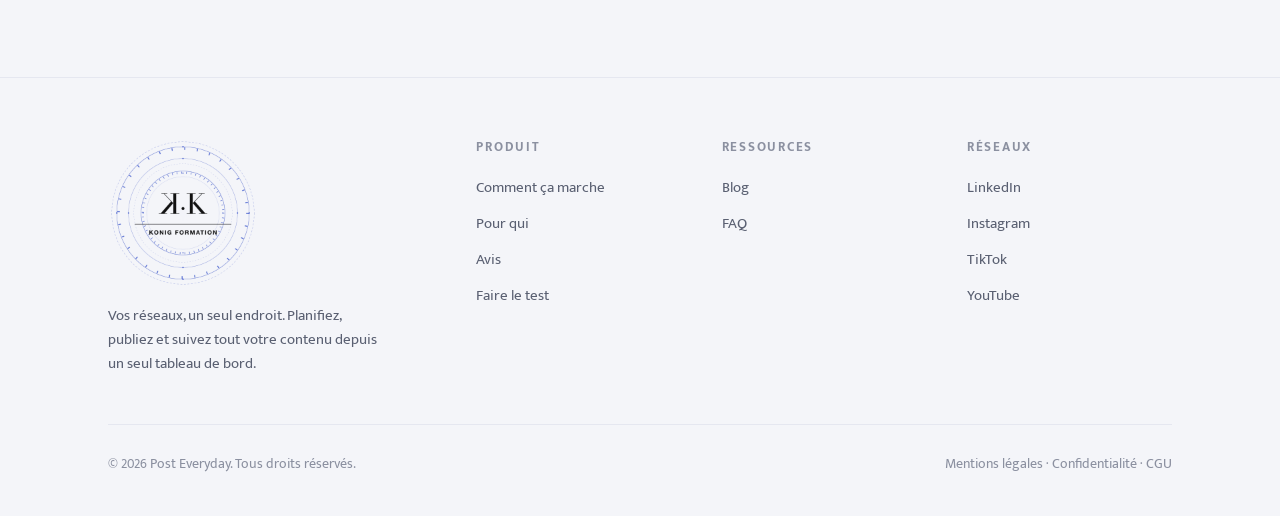
<file: blog.html>
<!DOCTYPE html>
<html lang="fr">
<head>
<meta charset="UTF-8" />
<meta name="viewport" content="width=device-width, initial-scale=1.0" />
<title>Le blog | Post Everyday</title>
<link rel="icon" type="image/png" href="assets/favicon.png" />
<meta name="description" content="Tendances, formats et méthodes concrètes pour publier mieux sur tous vos réseaux — sans y passer vos journées. Le blog de Post Everyday." />
<link rel="preconnect" href="https://fonts.googleapis.com">
<link rel="preconnect" href="https://fonts.gstatic.com" crossorigin>
<link href="https://fonts.googleapis.com/css2?family=Playfair+Display:ital,wght@0,400;0,500;0,600;0,700;1,400;1,500;1,600&family=Mukta+Mahee:wght@300;400;500;600;700&display=swap" rel="stylesheet">
<link rel="stylesheet" href="styles.css" />
</head>
<body>

<!-- NAVBAR -->
<header class="nav" id="nav">
  <div class="wrap nav-inner">
    <a href="index.html" class="logo"><img src="assets/logo-konig.png" alt="Konig Formation" width="1340" height="620"></a>
    <nav class="links">
      <a href="index.html#freins">Le problème</a>
      <a href="index.html#comment">Comment ça marche</a>
      <a href="index.html#pourqui">Pour qui</a>
      <a href="index.html#avis">Avis</a>
      <a href="index.html#faq">FAQ</a>
      <a href="blog.html" class="active">Blog</a>
    </nav>
    <div class="nav-cta">
      <a href="https://planning.meninbot.com/" class="btn btn-primary">Commencer gratuitement</a>
    </div>
  </div>
</header>

<!-- BLOG -->
<main class="page-main">
  <div class="wrap">
    <a href="index.html" class="back-link">← Retour à l'accueil</a>

    <div class="blog-head">
      <span class="eyebrow">Le blog</span>
      <h1 class="title">Publier mieux, sans y passer <em>ses journées</em></h1>
      <p class="lead">Tendances, formats et méthodes concrètes — pour garder une longueur d'avance sur tous vos réseaux.</p>
    </div>

    <div class="blog-page-grid">
      <a href="blog/arreter-de-vouloir-devenir-viral.html" class="bcard feat">
        <div class="bmeta"><span class="cat">Contre-tendance</span> · <span>7 min de lecture</span> · <span>16 sept. 2026</span></div>
        <h3>Arrête de vouloir devenir viral : voici ce qui construit vraiment ton audience (la preuve)</h3>
        <p>La viralité est une loterie qui te rend invisible entre deux coups de chance. Les données 2026 le prouvent : la régularité rapporte 5× plus.</p>
        <span class="read">Lire l'article →</span>
      </a>
      <a href="blog/instagram-nouvel-algo-2026.html" class="bcard">
        <div class="bmeta"><span class="cat">News</span> · <span>6 min</span></div>
        <h3>Instagram vient de rebattre son algorithme : ce qui décide de ta portée cette semaine</h3>
        <span class="read" style="margin-top:auto">Lire →</span>
      </a>
      <a href="blog/recycler-un-post-en-dix.html" class="bcard">
        <div class="bmeta"><span class="cat">Hack</span> · <span>7 min</span></div>
        <h3>Le hack pour transformer 1 post en 10 contenus sur tes 5 réseaux</h3>
        <span class="read" style="margin-top:auto">Lire →</span>
      </a>
      <a href="blog/planifier-un-mois-en-une-apres-midi.html" class="bcard">
        <div class="bmeta"><span class="cat">Système</span> · <span>7 min</span></div>
        <h3>Le système en 3 blocs pour planifier un mois de publications en une après-midi</h3>
        <span class="read" style="margin-top:auto">Lire →</span>
      </a>
    </div>
  </div>
</main>

<!-- FINAL CTA -->
<section class="final">
  <div class="wrap">
    <div class="final-card">
      <div class="glow2"></div>
      <div class="inner">
        <h2>Chaque jour sans publier, c'est de la <em>visibilité en moins</em>.</h2>
        <p>Ne laissez pas passer un jour de plus. Commencez gratuitement et publiez sur tous vos réseaux dès aujourd'hui.</p>
        <a href="https://planning.meninbot.com/" class="btn btn-primary">Commencer gratuitement <span class="arrow">→</span></a>
      </div>
    </div>
  </div>
</section>

<!-- FOOTER -->
<footer>
  <div class="wrap">
    <div class="foot-top">
      <div class="foot-brand">
        <a href="index.html" class="logo"><img src="assets/logo-konig-full.png" alt="Konig Formation" width="900" height="900"></a>
        <p>Vos réseaux, un seul endroit. Planifiez, publiez et suivez tout votre contenu depuis un seul tableau de bord.</p>
      </div>
      <div class="fcol">
        <h4>Produit</h4>
        <a href="index.html#comment">Comment ça marche</a>
        <a href="index.html#pourqui">Pour qui</a>
        <a href="index.html#avis">Avis</a>
        <a href="index.html#test">Faire le test</a>
      </div>
      <div class="fcol">
        <h4>Ressources</h4>
        <a href="blog.html">Blog</a>
        <a href="index.html#faq">FAQ</a>
      </div>
      <div class="fcol">
        <h4>Réseaux</h4>
        <a href="#">LinkedIn</a>
        <a href="#">Instagram</a>
        <a href="#">TikTok</a>
        <a href="#">YouTube</a>
      </div>
    </div>
    <div class="foot-bottom">
      <span>© 2026 Post Everyday. Tous droits réservés.</span>
      <span>Mentions légales · Confidentialité · CGU</span>
    </div>
  </div>
</footer>

<script>
  const nav=document.getElementById('nav');
  addEventListener('scroll',()=>nav.classList.toggle('scrolled',scrollY>10));
</script>
</body>
</html>
</file>
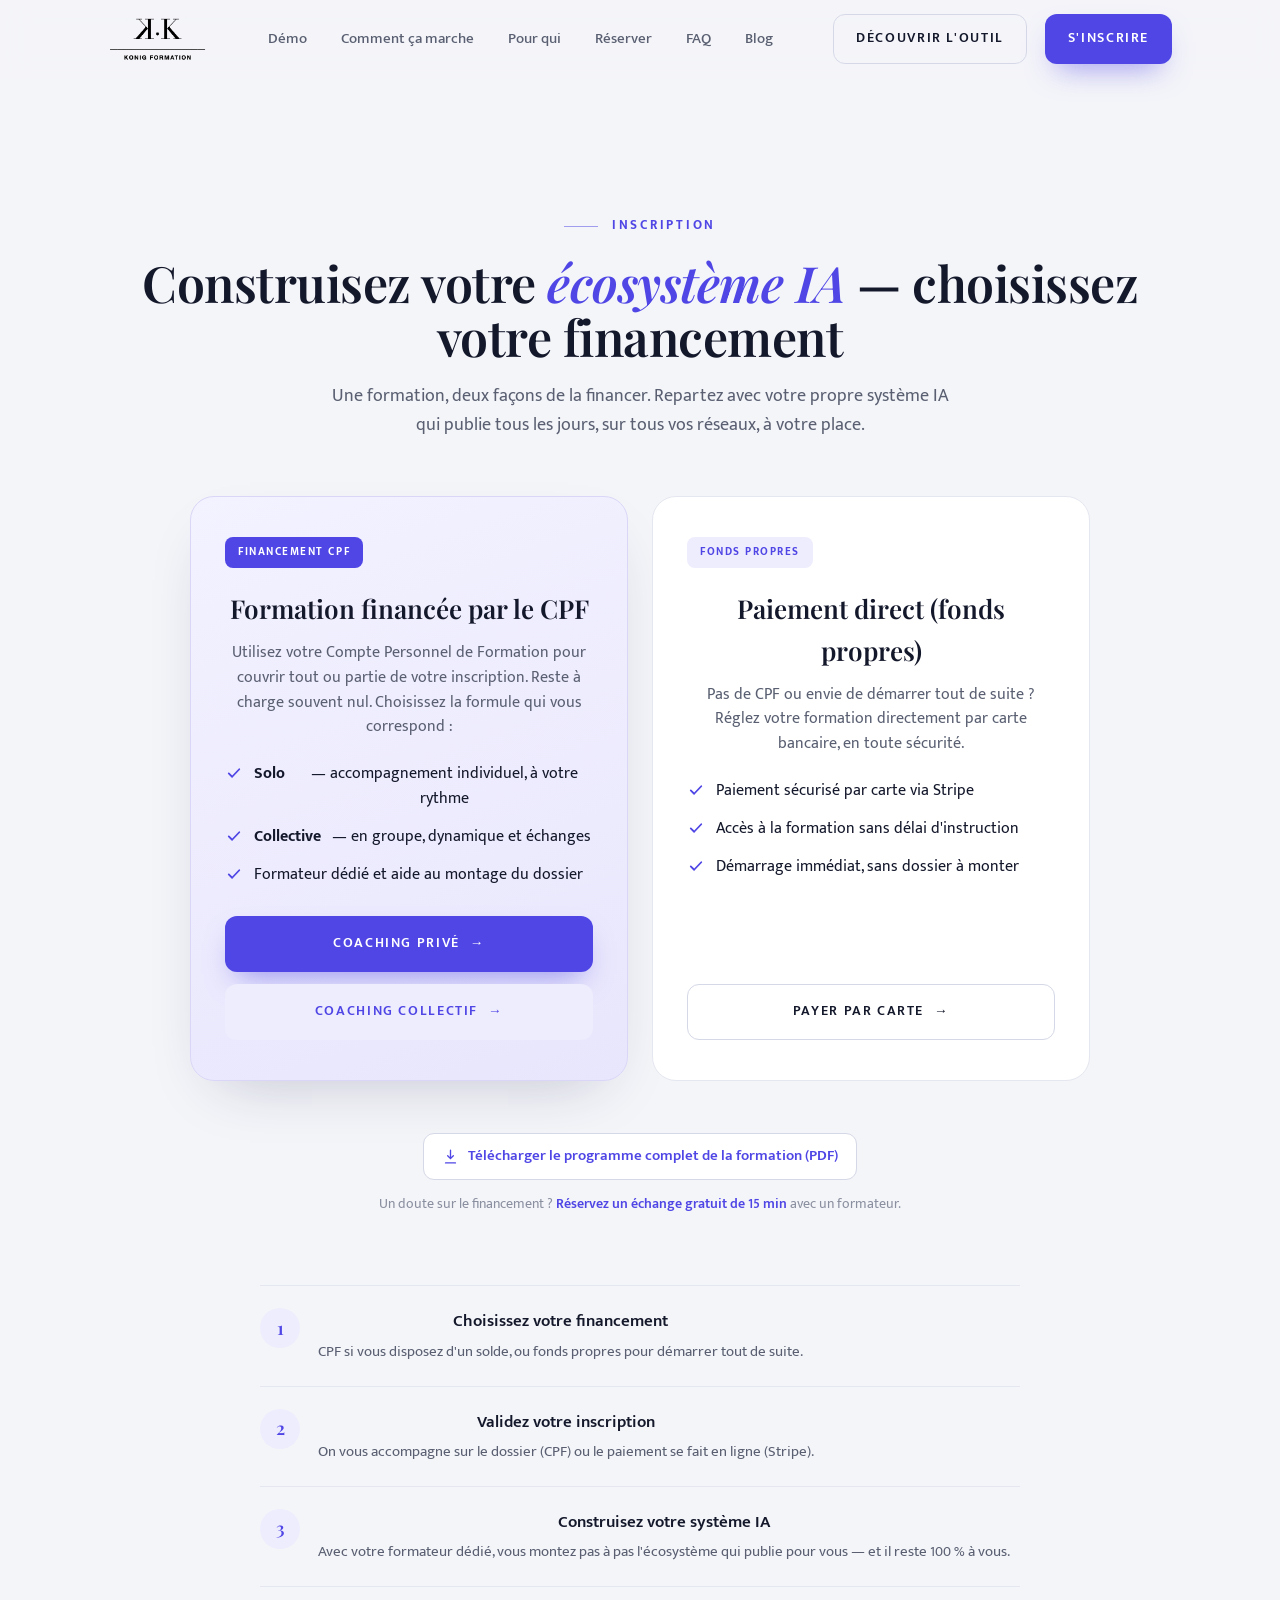
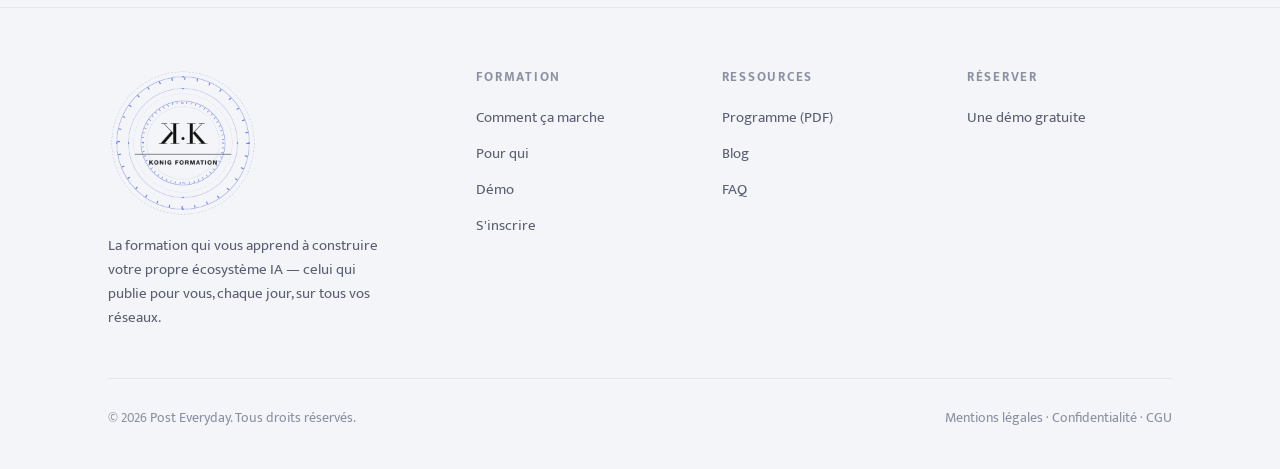
<file: inscription.html>
<!DOCTYPE html>
<html lang="fr">
<head>
<meta charset="UTF-8" />
<meta name="viewport" content="width=device-width, initial-scale=1.0" />
<title>S'inscrire à la formation | Post Everyday</title>
<link rel="icon" type="image/png" href="assets/favicon.png" />
<meta name="description" content="Inscrivez-vous à la formation Post Everyday et construisez votre propre écosystème IA qui publie pour vous. Financement CPF ou fonds propres. Téléchargez le programme complet." />
<link rel="preconnect" href="https://fonts.googleapis.com">
<link rel="preconnect" href="https://fonts.gstatic.com" crossorigin>
<link href="https://fonts.googleapis.com/css2?family=Playfair+Display:ital,wght@0,400;0,500;0,600;0,700;1,400;1,500;1,600&family=Mukta+Mahee:wght@300;400;500;600;700&display=swap" rel="stylesheet">
<link rel="stylesheet" href="styles.css?v=4" />
</head>
<body>

<!-- NAVBAR -->
<header class="nav" id="nav">
  <div class="wrap nav-inner">
    <a href="index.html" class="logo"><img src="assets/logo-konig.png" alt="Konig Formation" width="1340" height="620"></a>
    <nav class="links">
      <a href="index.html#demo">Démo</a>
      <a href="index.html#comment">Comment ça marche</a>
      <a href="index.html#pourqui">Pour qui</a>
      <a href="index.html#reserver">Réserver</a>
      <a href="index.html#faq">FAQ</a>
      <a href="blog.html">Blog</a>
    </nav>
    <div class="nav-cta">
      <a href="https://planning.meninbot.com/" class="btn btn-ghost">Découvrir l'outil</a>
      <a href="#financement" class="btn btn-primary">S'inscrire</a>
    </div>
  </div>
</header>

<!-- HERO INSCRIPTION -->
<section class="insc-hero" id="financement">
  <div class="wrap">
    <span class="eyebrow center">Inscription</span>
    <h2 class="title">Construisez votre <em>écosystème IA</em> — choisissez votre financement</h2>
    <p class="lead center">Une formation, deux façons de la financer. Repartez avec votre propre système IA qui publie tous les jours, sur tous vos réseaux, à votre place.</p>
  </div>
  <div class="wrap">
    <div class="pay-grid">

      <!-- CPF -->
      <div class="pay-card featured">
        <span class="pay-badge">Financement CPF</span>
        <h3>Formation financée par le CPF</h3>
        <p class="pdesc">Utilisez votre Compte Personnel de Formation pour couvrir tout ou partie de votre inscription. Reste à charge souvent nul. Choisissez la formule qui vous correspond :</p>
        <ul>
          <li><svg viewBox="0 0 24 24" fill="none"><path d="M5 12.5l4.5 4.5L19 7" stroke="currentColor" stroke-width="2.4" stroke-linecap="round" stroke-linejoin="round"/></svg><b>Solo</b> — accompagnement individuel, à votre rythme</li>
          <li><svg viewBox="0 0 24 24" fill="none"><path d="M5 12.5l4.5 4.5L19 7" stroke="currentColor" stroke-width="2.4" stroke-linecap="round" stroke-linejoin="round"/></svg><b>Collective</b> — en groupe, dynamique et échanges</li>
          <li><svg viewBox="0 0 24 24" fill="none"><path d="M5 12.5l4.5 4.5L19 7" stroke="currentColor" stroke-width="2.4" stroke-linecap="round" stroke-linejoin="round"/></svg>Formateur dédié et aide au montage du dossier</li>
        </ul>
        <div class="pay-btns">
          <a href="https://www.moncompteformation.gouv.fr/espace-prive/html/#/formation/recherche/90818028400014_Marketing-IA-indiv/90818028400014_marketing-IA-indiv01" target="_blank" rel="noopener" class="btn btn-primary">Coaching privé <span class="arrow">→</span></a>
          <a href="https://www.moncompteformation.gouv.fr/espace-prive/html/#/formation/recherche/90818028400014_Marketing-IA/90818028400014_Marketing-IA-01" target="_blank" rel="noopener" class="btn btn-outline">Coaching collectif <span class="arrow">→</span></a>
        </div>
      </div>

      <!-- FONDS PROPRES / STRIPE -->
      <div class="pay-card">
        <span class="pay-badge">Fonds propres</span>
        <h3>Paiement direct (fonds propres)</h3>
        <p class="pdesc">Pas de CPF ou envie de démarrer tout de suite ? Réglez votre formation directement par carte bancaire, en toute sécurité.</p>
        <ul>
          <li><svg viewBox="0 0 24 24" fill="none"><path d="M5 12.5l4.5 4.5L19 7" stroke="currentColor" stroke-width="2.4" stroke-linecap="round" stroke-linejoin="round"/></svg>Paiement sécurisé par carte via Stripe</li>
          <li><svg viewBox="0 0 24 24" fill="none"><path d="M5 12.5l4.5 4.5L19 7" stroke="currentColor" stroke-width="2.4" stroke-linecap="round" stroke-linejoin="round"/></svg>Accès à la formation sans délai d'instruction</li>
          <li><svg viewBox="0 0 24 24" fill="none"><path d="M5 12.5l4.5 4.5L19 7" stroke="currentColor" stroke-width="2.4" stroke-linecap="round" stroke-linejoin="round"/></svg>Démarrage immédiat, sans dossier à monter</li>
        </ul>
        <div class="pay-btns">
          <a href="https://buy.stripe.com/eVqeV6bhT3jL8Om0658IU06" target="_blank" rel="noopener" class="btn btn-ghost">Payer par carte <span class="arrow">→</span></a>
        </div>
      </div>

    </div>

    <!-- PROGRAMME -->
    <div class="insc-download">
      <a href="assets/programme-post-everyday.pdf" download class="prog-link">
        <svg viewBox="0 0 24 24" fill="none"><path d="M12 3v12m0 0l-4-4m4 4l4-4M5 21h14" stroke="currentColor" stroke-width="1.9" stroke-linecap="round" stroke-linejoin="round"/></svg>
        Télécharger le programme complet de la formation (PDF)
      </a>
    </div>
    <p class="insc-note">Un doute sur le financement ? <a href="index.html#reserver" style="color:var(--accent);font-weight:600">Réservez un échange gratuit de 15 min</a> avec un formateur.</p>

    <!-- ETAPES -->
    <div class="insc-steps">
      <div class="ist">
        <span class="istn">1</span>
        <div><h4>Choisissez votre financement</h4><p>CPF si vous disposez d'un solde, ou fonds propres pour démarrer tout de suite.</p></div>
      </div>
      <div class="ist">
        <span class="istn">2</span>
        <div><h4>Validez votre inscription</h4><p>On vous accompagne sur le dossier (CPF) ou le paiement se fait en ligne (Stripe).</p></div>
      </div>
      <div class="ist">
        <span class="istn">3</span>
        <div><h4>Construisez votre système IA</h4><p>Avec votre formateur dédié, vous montez pas à pas l'écosystème qui publie pour vous — et il reste 100 % à vous.</p></div>
      </div>
    </div>
  </div>
</section>

<!-- FOOTER -->
<footer>
  <div class="wrap">
    <div class="foot-top">
      <div class="foot-brand">
        <a href="index.html" class="logo"><img src="assets/logo-konig-full.png" alt="Konig Formation" width="900" height="900"></a>
        <p>La formation qui vous apprend à construire votre propre écosystème IA — celui qui publie pour vous, chaque jour, sur tous vos réseaux.</p>
      </div>
      <div class="fcol">
        <h4>Formation</h4>
        <a href="index.html#comment">Comment ça marche</a>
        <a href="index.html#pourqui">Pour qui</a>
        <a href="index.html#demo">Démo</a>
        <a href="#financement">S'inscrire</a>
      </div>
      <div class="fcol">
        <h4>Ressources</h4>
        <a href="assets/programme-post-everyday.pdf" download>Programme (PDF)</a>
        <a href="blog.html">Blog</a>
        <a href="index.html#faq">FAQ</a>
      </div>
      <div class="fcol">
        <h4>Réserver</h4>
        <a href="index.html#reserver">Une démo gratuite</a>
      </div>
    </div>
    <div class="foot-bottom">
      <span>© 2026 Post Everyday. Tous droits réservés.</span>
      <span>Mentions légales · Confidentialité · CGU</span>
    </div>
  </div>
</footer>

<script>
  const nav=document.getElementById('nav');
  addEventListener('scroll',()=>nav.classList.toggle('scrolled',scrollY>10));
</script>
</body>
</html>
</file>
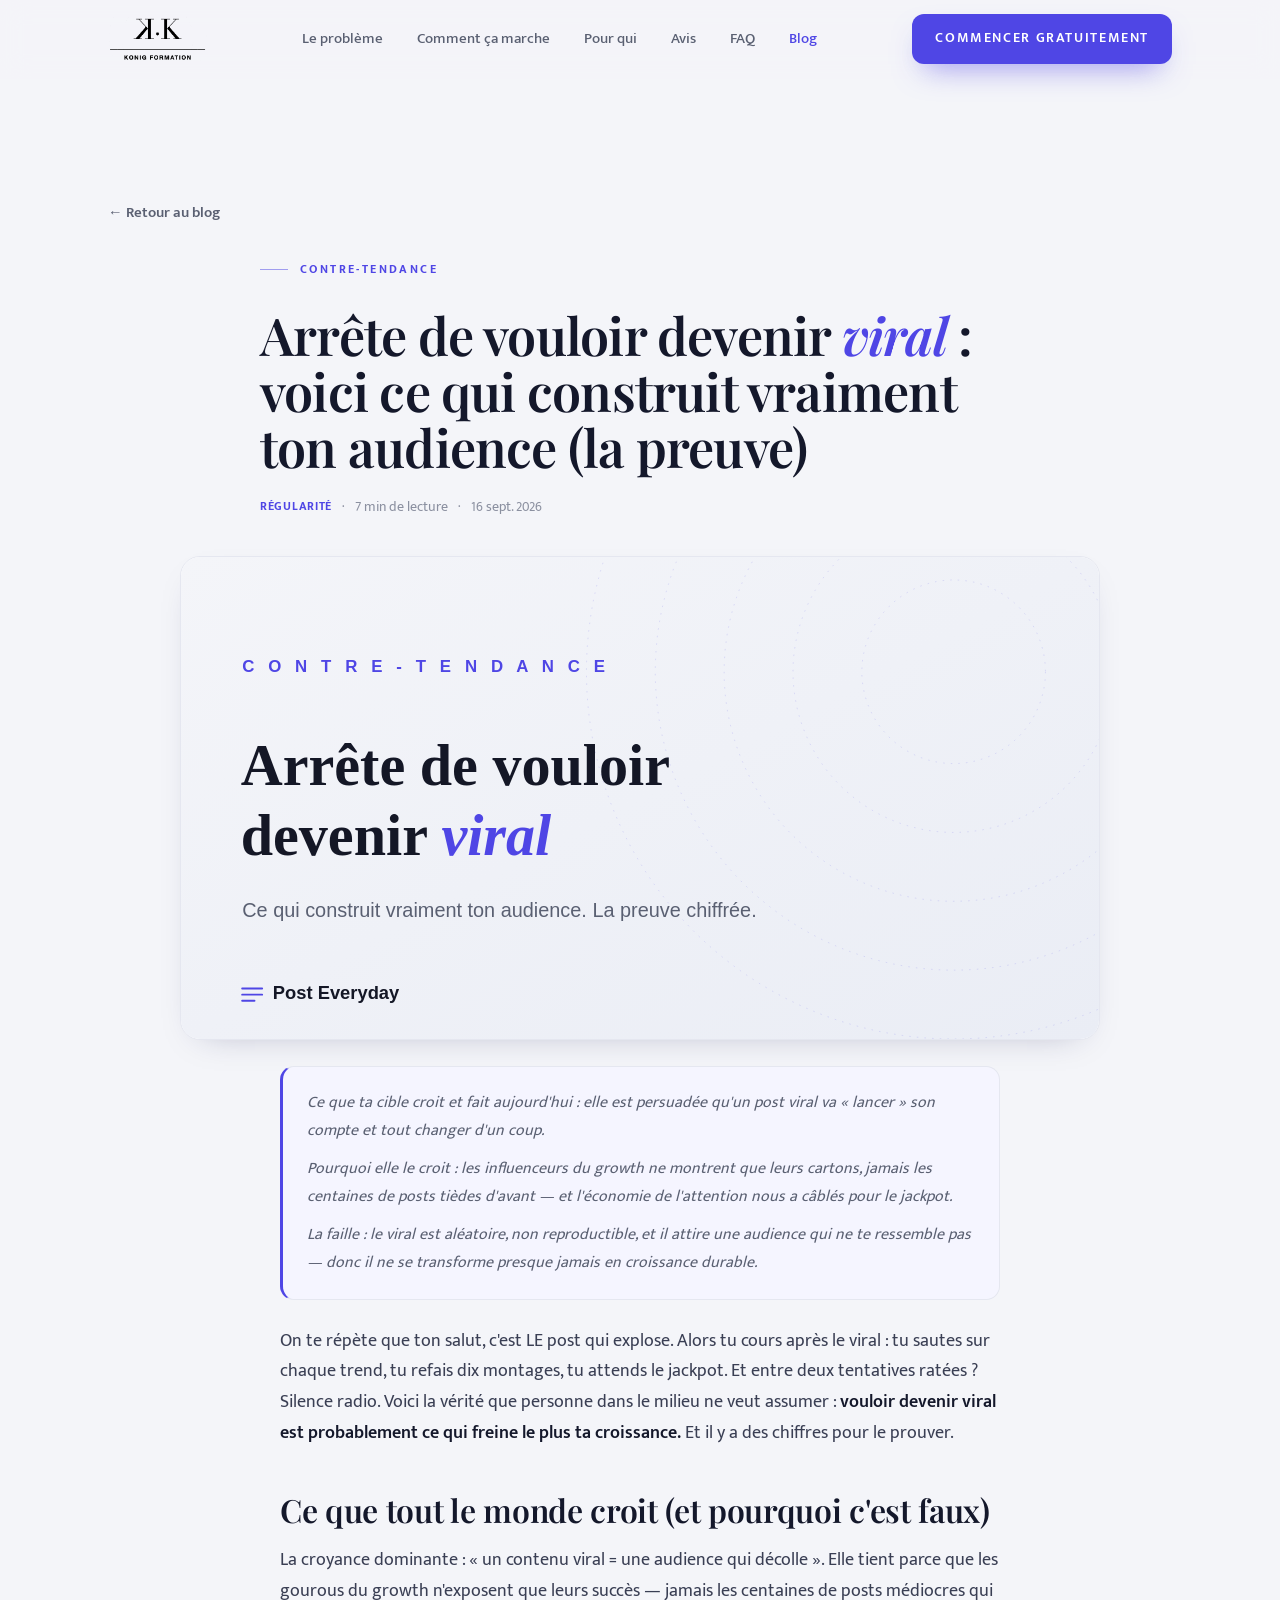
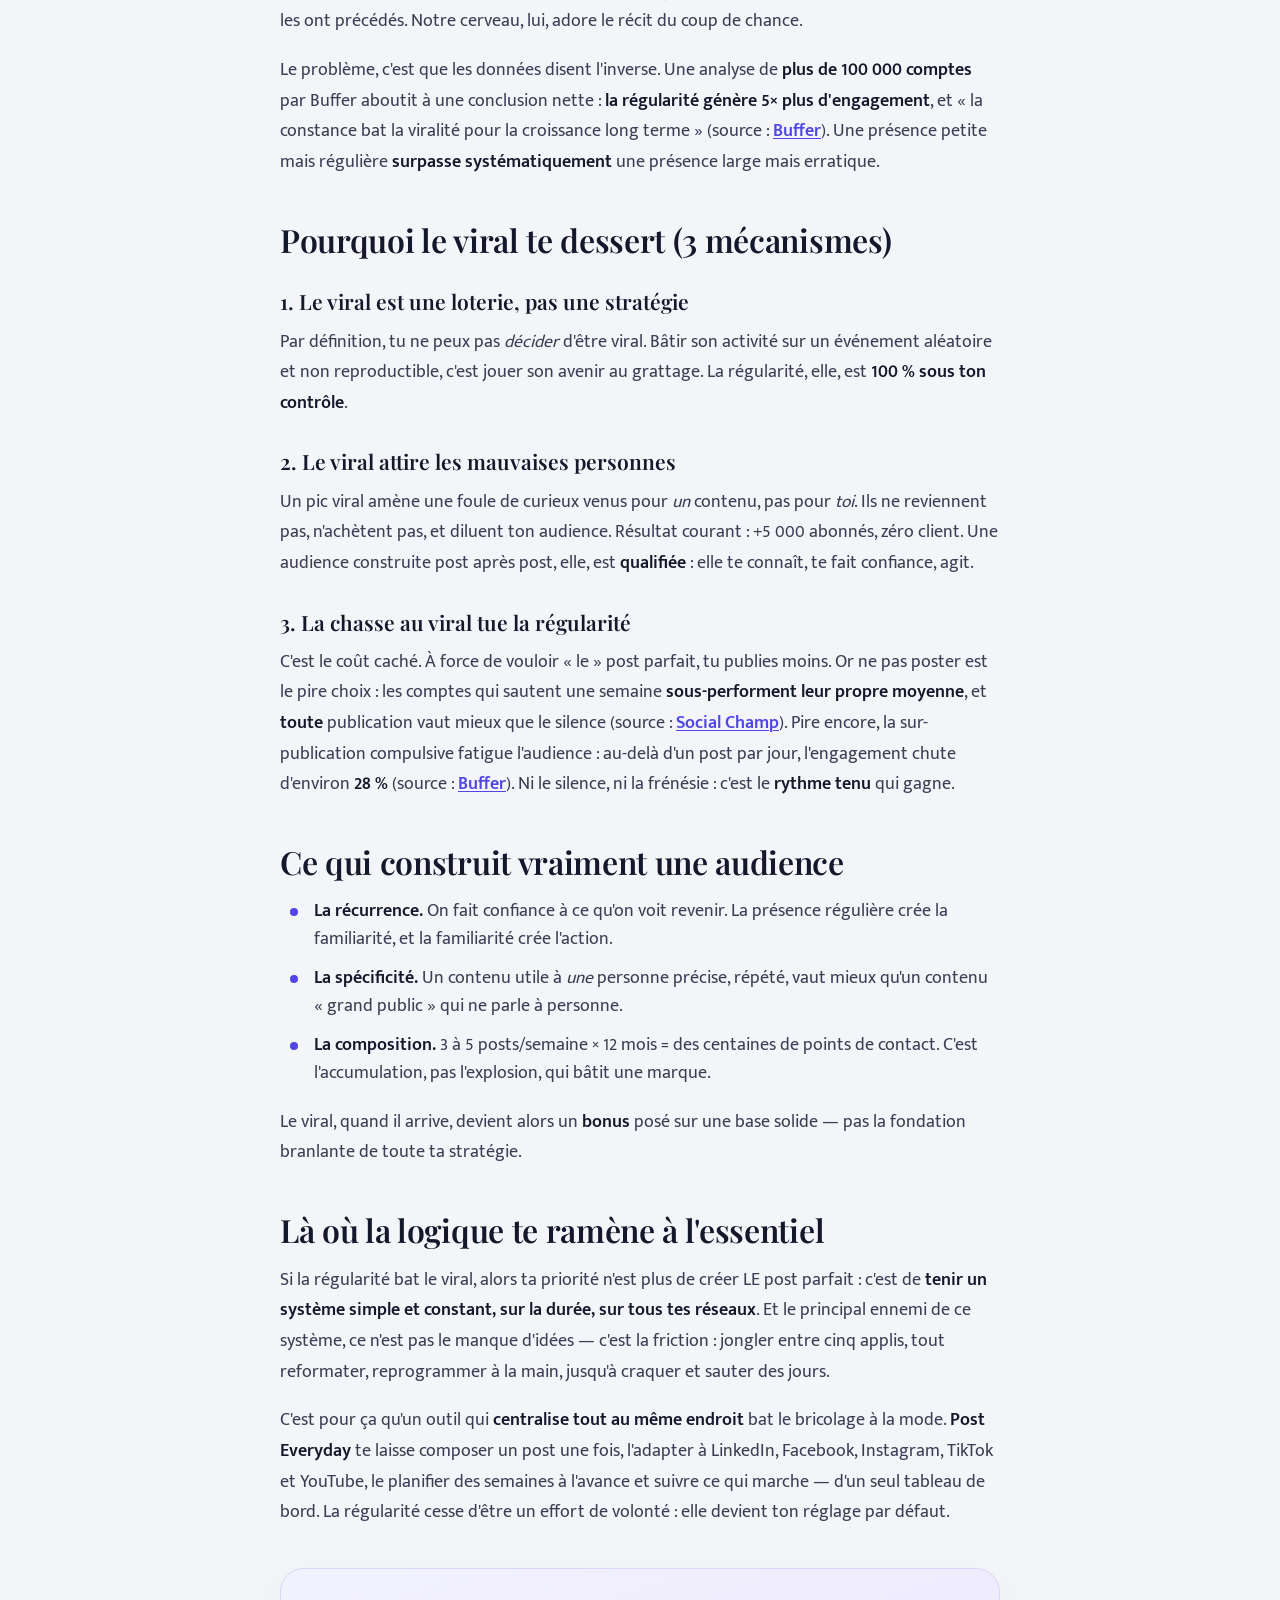
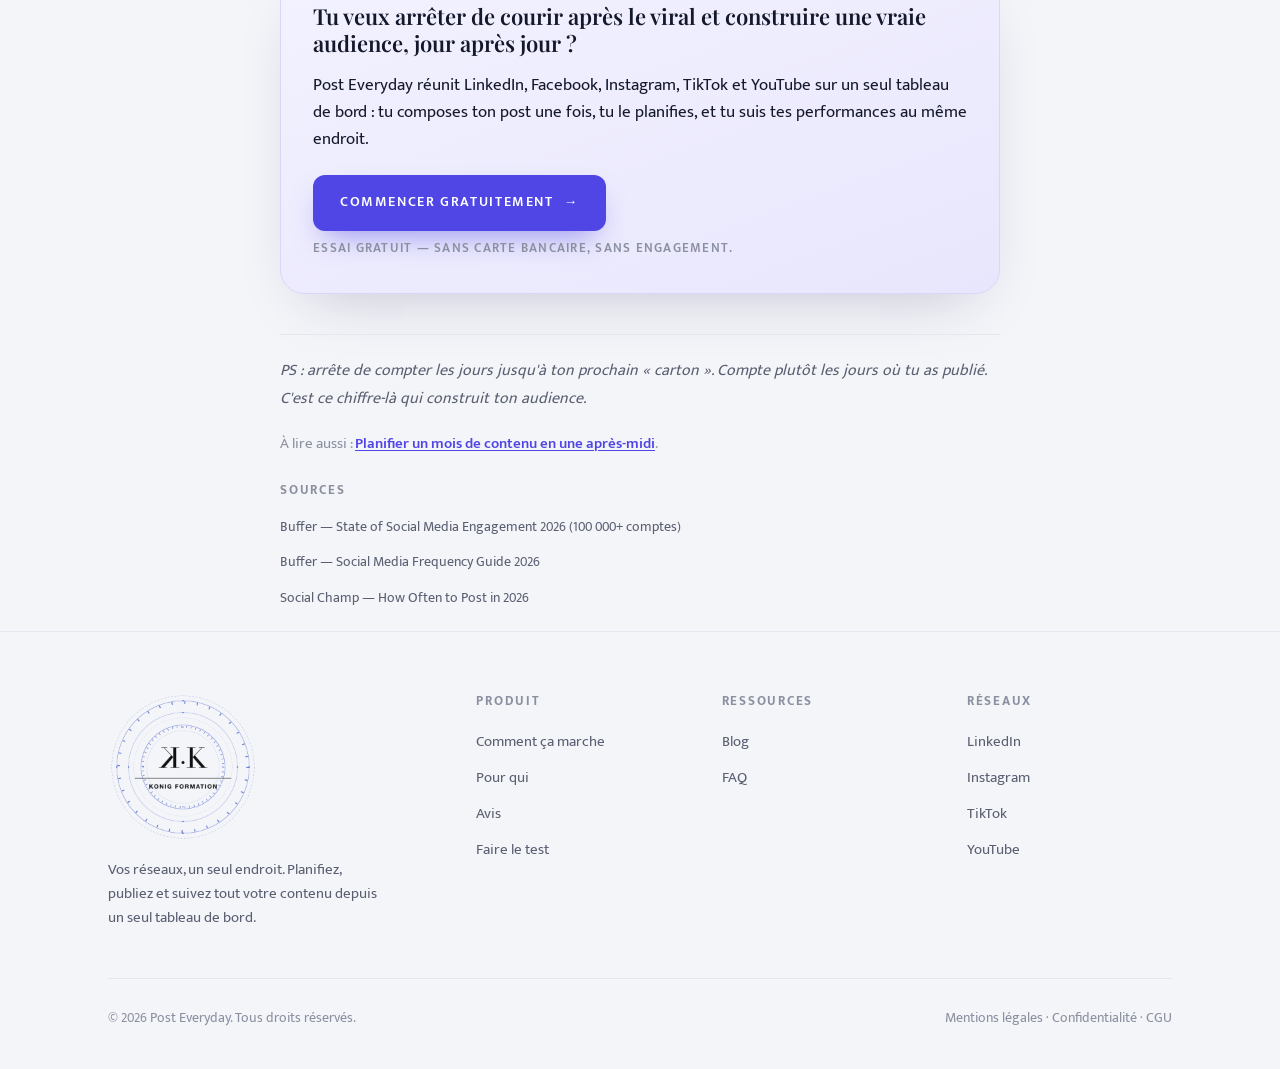
<file: blog/arreter-de-vouloir-devenir-viral.html>
<!DOCTYPE html>
<html lang="fr">
<head>
<meta charset="UTF-8" />
<meta name="viewport" content="width=device-width, initial-scale=1.0" />
<title>Arrête de vouloir devenir viral : la preuve chiffrée | Post Everyday</title>
<link rel="icon" type="image/png" href="../assets/favicon.png" />
<meta name="description" content="La viralité est une loterie qui te rend invisible entre deux coups de chance. Les données 2026 le prouvent : la régularité bat le viral. Voici pourquoi." />
<link rel="canonical" href="https://posteveryday.konigia.com/blog/arreter-de-vouloir-devenir-viral.html" />
<meta property="og:type" content="article" />
<meta property="og:title" content="Arrête de vouloir devenir viral : ce qui construit vraiment ton audience" />
<meta property="og:description" content="La régularité rapporte 5× plus que la chasse au viral. Les chiffres 2026." />
<meta property="og:image" content="https://posteveryday.konigia.com/blog/arreter-de-vouloir-devenir-viral.svg" />
<meta property="og:url" content="https://posteveryday.konigia.com/blog/arreter-de-vouloir-devenir-viral.html" />
<meta name="twitter:card" content="summary_large_image" />
<link rel="preconnect" href="https://fonts.googleapis.com">
<link rel="preconnect" href="https://fonts.gstatic.com" crossorigin>
<link href="https://fonts.googleapis.com/css2?family=Playfair+Display:ital,wght@0,400;0,500;0,600;0,700;1,400;1,500;1,600&family=Mukta+Mahee:wght@300;400;500;600;700&display=swap" rel="stylesheet">
<link rel="stylesheet" href="../styles.css" />
</head>
<body>

<header class="nav" id="nav">
  <div class="wrap nav-inner">
    <a href="../index.html" class="logo"><img src="../assets/logo-konig.png" alt="Konig Formation" width="1340" height="620"></a>
    <nav class="links">
      <a href="../index.html#freins">Le problème</a>
      <a href="../index.html#comment">Comment ça marche</a>
      <a href="../index.html#pourqui">Pour qui</a>
      <a href="../index.html#avis">Avis</a>
      <a href="../index.html#faq">FAQ</a>
      <a href="../blog.html" class="active">Blog</a>
    </nav>
    <div class="nav-cta">
      <a href="https://planning.meninbot.com/" class="btn btn-primary">Commencer gratuitement</a>
    </div>
  </div>
</header>

<main class="page-main">
  <div class="wrap">
    <a href="../blog.html" class="back-link">← Retour au blog</a>

    <div class="article-head">
      <span class="article-cat">Contre-tendance</span>
      <h1>Arrête de vouloir devenir <em>viral</em> : voici ce qui construit vraiment ton audience (la preuve)</h1>
      <div class="article-meta"><span class="cat">Régularité</span> · <span>7 min de lecture</span> · <span>16 sept. 2026</span></div>
    </div>

    <figure class="article-cover">
      <img src="arreter-de-vouloir-devenir-viral.svg" alt="Arrête de vouloir devenir viral — Post Everyday" width="1200" height="630" />
    </figure>

    <article class="article-body">
      <div class="diagnostic">
        <p>Ce que ta cible croit et fait aujourd'hui : elle est persuadée qu'un post viral va « lancer » son compte et tout changer d'un coup.</p>
        <p>Pourquoi elle le croit : les influenceurs du growth ne montrent que leurs cartons, jamais les centaines de posts tièdes d'avant — et l'économie de l'attention nous a câblés pour le jackpot.</p>
        <p>La faille : le viral est aléatoire, non reproductible, et il attire une audience qui ne te ressemble pas — donc il ne se transforme presque jamais en croissance durable.</p>
      </div>

      <p>On te répète que ton salut, c'est LE post qui explose. Alors tu cours après le viral : tu sautes sur chaque trend, tu refais dix montages, tu attends le jackpot. Et entre deux tentatives ratées ? Silence radio. Voici la vérité que personne dans le milieu ne veut assumer : <b>vouloir devenir viral est probablement ce qui freine le plus ta croissance.</b> Et il y a des chiffres pour le prouver.</p>

      <h2>Ce que tout le monde croit (et pourquoi c'est faux)</h2>
      <p>La croyance dominante : « un contenu viral = une audience qui décolle ». Elle tient parce que les gourous du growth n'exposent que leurs succès — jamais les centaines de posts médiocres qui les ont précédés. Notre cerveau, lui, adore le récit du coup de chance.</p>
      <p>Le problème, c'est que les données disent l'inverse. Une analyse de <b>plus de 100 000 comptes</b> par Buffer aboutit à une conclusion nette : <b>la régularité génère 5× plus d'engagement</b>, et « la constance bat la viralité pour la croissance long terme » (source : <a href="https://buffer.com/resources/state-of-social-media-engagement-2026/" target="_blank" rel="noopener">Buffer</a>). Une présence petite mais régulière <b>surpasse systématiquement</b> une présence large mais erratique.</p>

      <h2>Pourquoi le viral te dessert (3 mécanismes)</h2>
      <h3>1. Le viral est une loterie, pas une stratégie</h3>
      <p>Par définition, tu ne peux pas <i>décider</i> d'être viral. Bâtir son activité sur un événement aléatoire et non reproductible, c'est jouer son avenir au grattage. La régularité, elle, est <b>100 % sous ton contrôle</b>.</p>
      <h3>2. Le viral attire les mauvaises personnes</h3>
      <p>Un pic viral amène une foule de curieux venus pour <i>un</i> contenu, pas pour <i>toi</i>. Ils ne reviennent pas, n'achètent pas, et diluent ton audience. Résultat courant : +5 000 abonnés, zéro client. Une audience construite post après post, elle, est <b>qualifiée</b> : elle te connaît, te fait confiance, agit.</p>
      <h3>3. La chasse au viral tue la régularité</h3>
      <p>C'est le coût caché. À force de vouloir « le » post parfait, tu publies moins. Or ne pas poster est le pire choix : les comptes qui sautent une semaine <b>sous-performent leur propre moyenne</b>, et <b>toute</b> publication vaut mieux que le silence (source : <a href="https://www.socialchamp.com/blog/how-often-to-post-on-social-media/" target="_blank" rel="noopener">Social Champ</a>). Pire encore, la sur-publication compulsive fatigue l'audience : au-delà d'un post par jour, l'engagement chute d'environ <b>28 %</b> (source : <a href="https://buffer.com/resources/social-media-frequency-guide/" target="_blank" rel="noopener">Buffer</a>). Ni le silence, ni la frénésie : c'est le <b>rythme tenu</b> qui gagne.</p>

      <h2>Ce qui construit vraiment une audience</h2>
      <ul>
        <li><b>La récurrence.</b> On fait confiance à ce qu'on voit revenir. La présence régulière crée la familiarité, et la familiarité crée l'action.</li>
        <li><b>La spécificité.</b> Un contenu utile à <i>une</i> personne précise, répété, vaut mieux qu'un contenu « grand public » qui ne parle à personne.</li>
        <li><b>La composition.</b> 3 à 5 posts/semaine × 12 mois = des centaines de points de contact. C'est l'accumulation, pas l'explosion, qui bâtit une marque.</li>
      </ul>
      <p>Le viral, quand il arrive, devient alors un <b>bonus</b> posé sur une base solide — pas la fondation branlante de toute ta stratégie.</p>

      <h2>Là où la logique te ramène à l'essentiel</h2>
      <p>Si la régularité bat le viral, alors ta priorité n'est plus de créer LE post parfait : c'est de <b>tenir un système simple et constant, sur la durée, sur tous tes réseaux</b>. Et le principal ennemi de ce système, ce n'est pas le manque d'idées — c'est la friction : jongler entre cinq applis, tout reformater, reprogrammer à la main, jusqu'à craquer et sauter des jours.</p>
      <p>C'est pour ça qu'un outil qui <b>centralise tout au même endroit</b> bat le bricolage à la mode. <b>Post Everyday</b> te laisse composer un post une fois, l'adapter à LinkedIn, Facebook, Instagram, TikTok et YouTube, le planifier des semaines à l'avance et suivre ce qui marche — d'un seul tableau de bord. La régularité cesse d'être un effort de volonté : elle devient ton réglage par défaut.</p>

      <div class="cta-box">
        <p class="lead-line">Tu veux arrêter de courir après le viral et construire une vraie audience, jour après jour ?</p>
        <p>Post Everyday réunit LinkedIn, Facebook, Instagram, TikTok et YouTube sur un seul tableau de bord : tu composes ton post une fois, tu le planifies, et tu suis tes performances au même endroit.</p>
        <a href="https://posteveryday.konigia.com/" class="btn btn-primary">Commencer gratuitement <span class="arrow">→</span></a>
        <p class="fine">Essai gratuit — sans carte bancaire, sans engagement.</p>
      </div>

      <p class="ps">PS : arrête de compter les jours jusqu'à ton prochain « carton ». Compte plutôt les jours où tu as publié. C'est ce chiffre-là qui construit ton audience.</p>
      <p class="also">À lire aussi : <a href="planifier-un-mois-en-une-apres-midi.html">Planifier un mois de contenu en une après-midi</a>.</p>
    </article>

    <div class="article-sources">
      <h4>Sources</h4>
      <ul>
        <li><a href="https://buffer.com/resources/state-of-social-media-engagement-2026/" target="_blank" rel="noopener">Buffer — State of Social Media Engagement 2026 (100 000+ comptes)</a></li>
        <li><a href="https://buffer.com/resources/social-media-frequency-guide/" target="_blank" rel="noopener">Buffer — Social Media Frequency Guide 2026</a></li>
        <li><a href="https://www.socialchamp.com/blog/how-often-to-post-on-social-media/" target="_blank" rel="noopener">Social Champ — How Often to Post in 2026</a></li>
      </ul>
    </div>
  </div>
</main>

<footer>
  <div class="wrap">
    <div class="foot-top">
      <div class="foot-brand">
        <a href="../index.html" class="logo"><img src="../assets/logo-konig-full.png" alt="Konig Formation" width="900" height="900"></a>
        <p>Vos réseaux, un seul endroit. Planifiez, publiez et suivez tout votre contenu depuis un seul tableau de bord.</p>
      </div>
      <div class="fcol">
        <h4>Produit</h4>
        <a href="../index.html#comment">Comment ça marche</a>
        <a href="../index.html#pourqui">Pour qui</a>
        <a href="../index.html#avis">Avis</a>
        <a href="../index.html#test">Faire le test</a>
      </div>
      <div class="fcol">
        <h4>Ressources</h4>
        <a href="../blog.html">Blog</a>
        <a href="../index.html#faq">FAQ</a>
      </div>
      <div class="fcol">
        <h4>Réseaux</h4>
        <a href="#">LinkedIn</a>
        <a href="#">Instagram</a>
        <a href="#">TikTok</a>
        <a href="#">YouTube</a>
      </div>
    </div>
    <div class="foot-bottom">
      <span>© 2026 Post Everyday. Tous droits réservés.</span>
      <span>Mentions légales · Confidentialité · CGU</span>
    </div>
  </div>
</footer>

<script>
  const nav=document.getElementById('nav');
  addEventListener('scroll',()=>nav.classList.toggle('scrolled',scrollY>10));
</script>
</body>
</html>
</file>
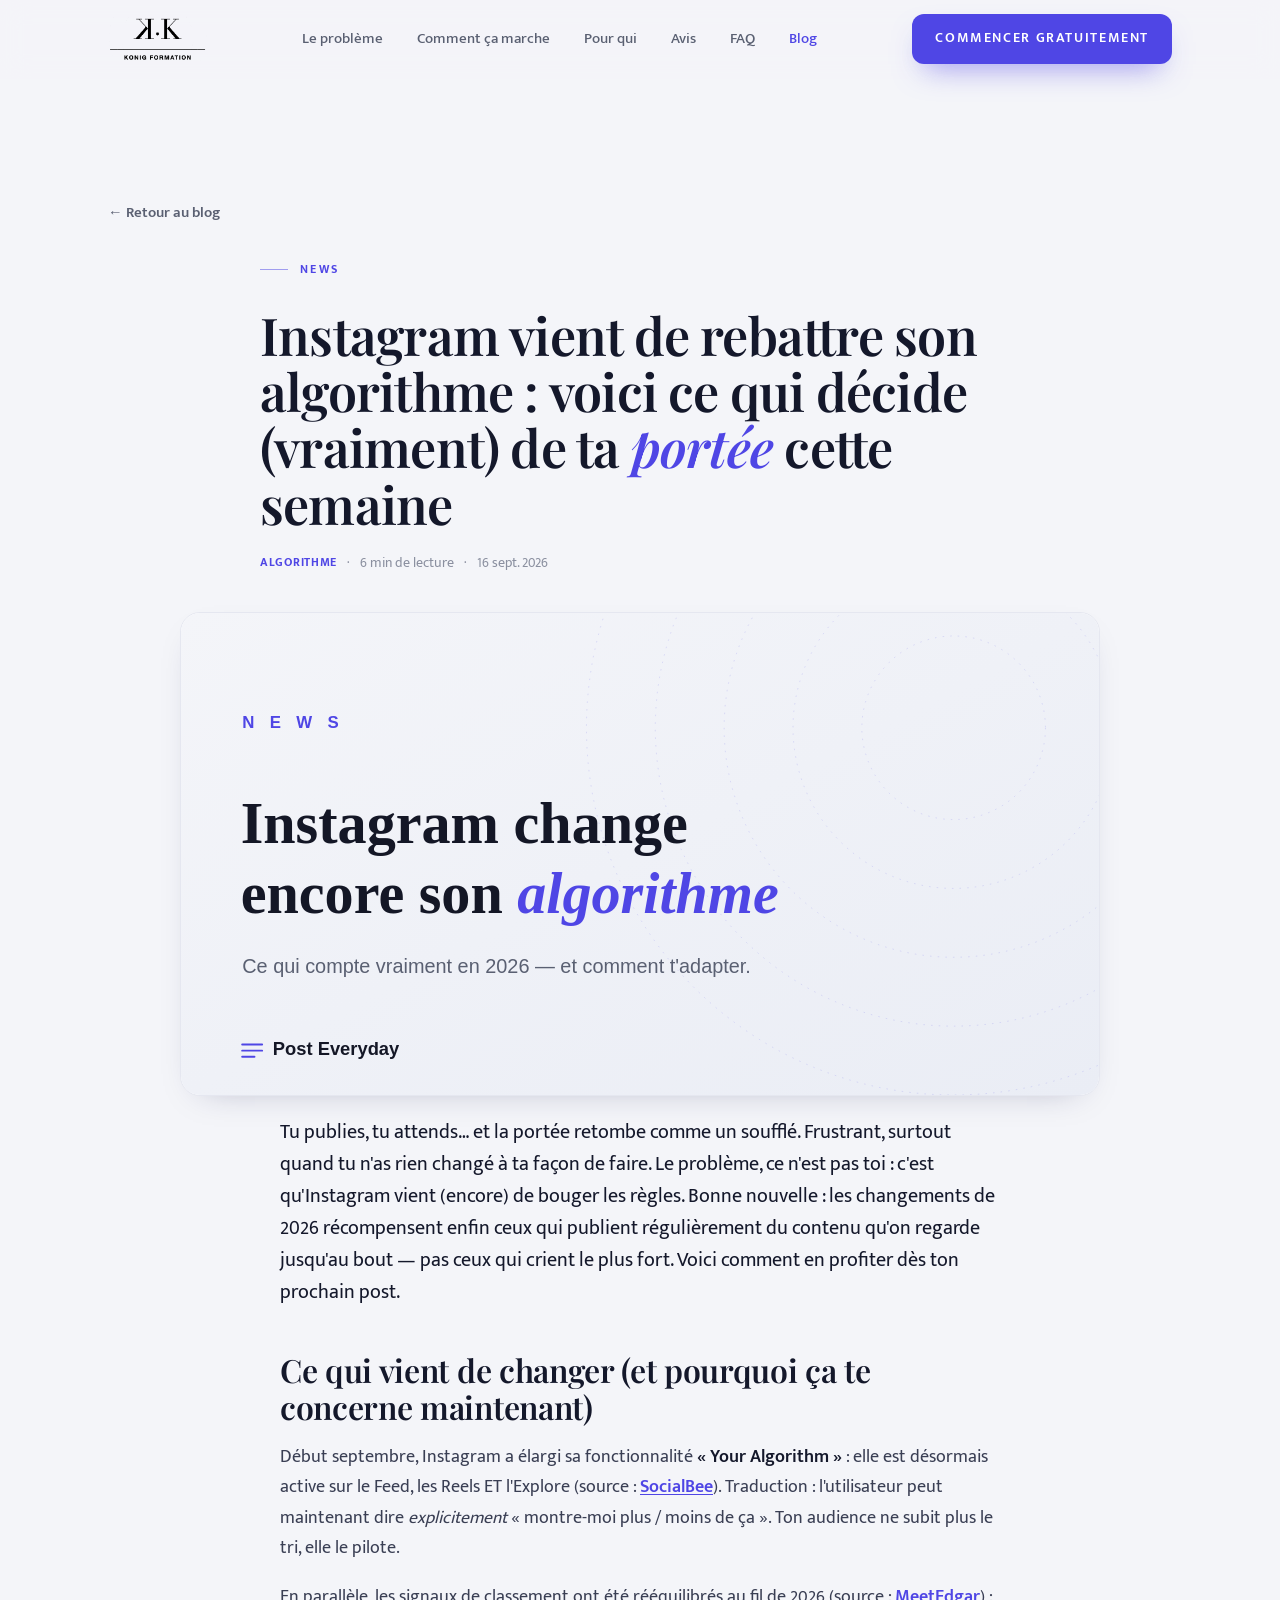
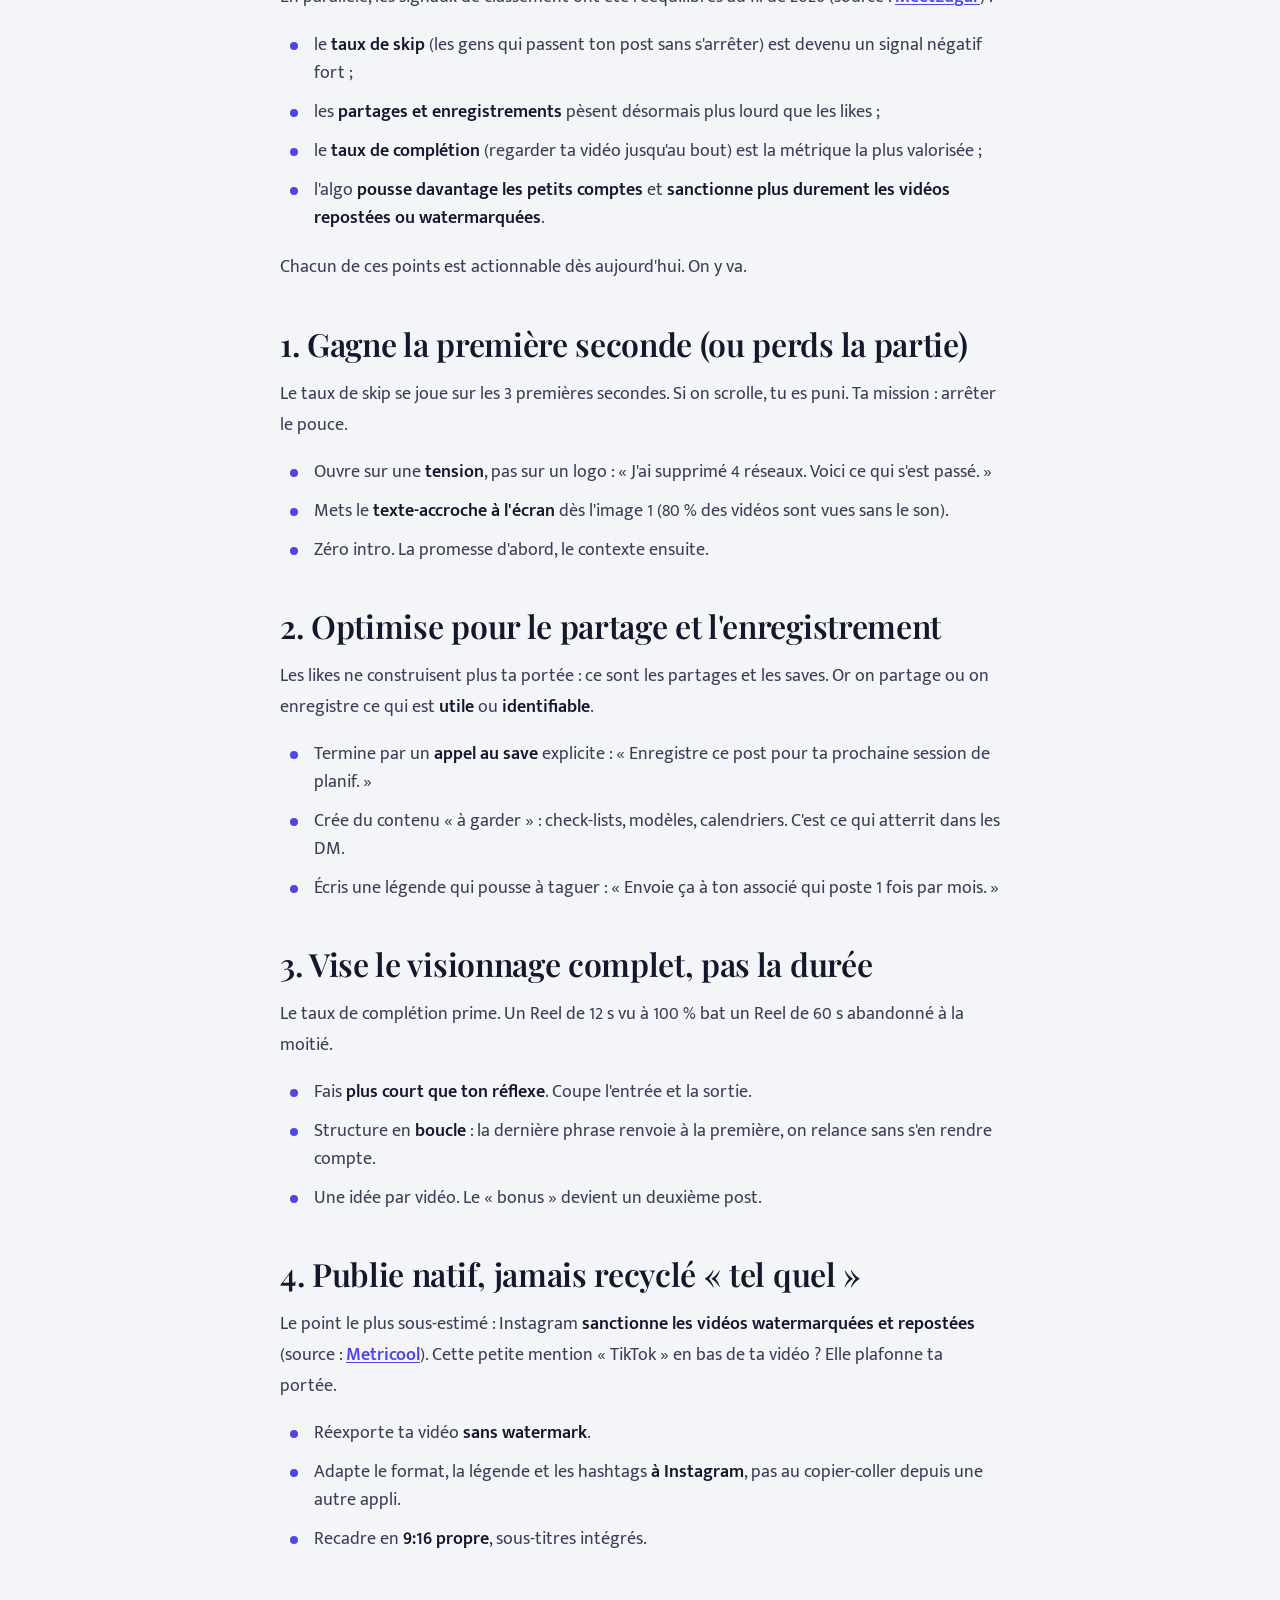
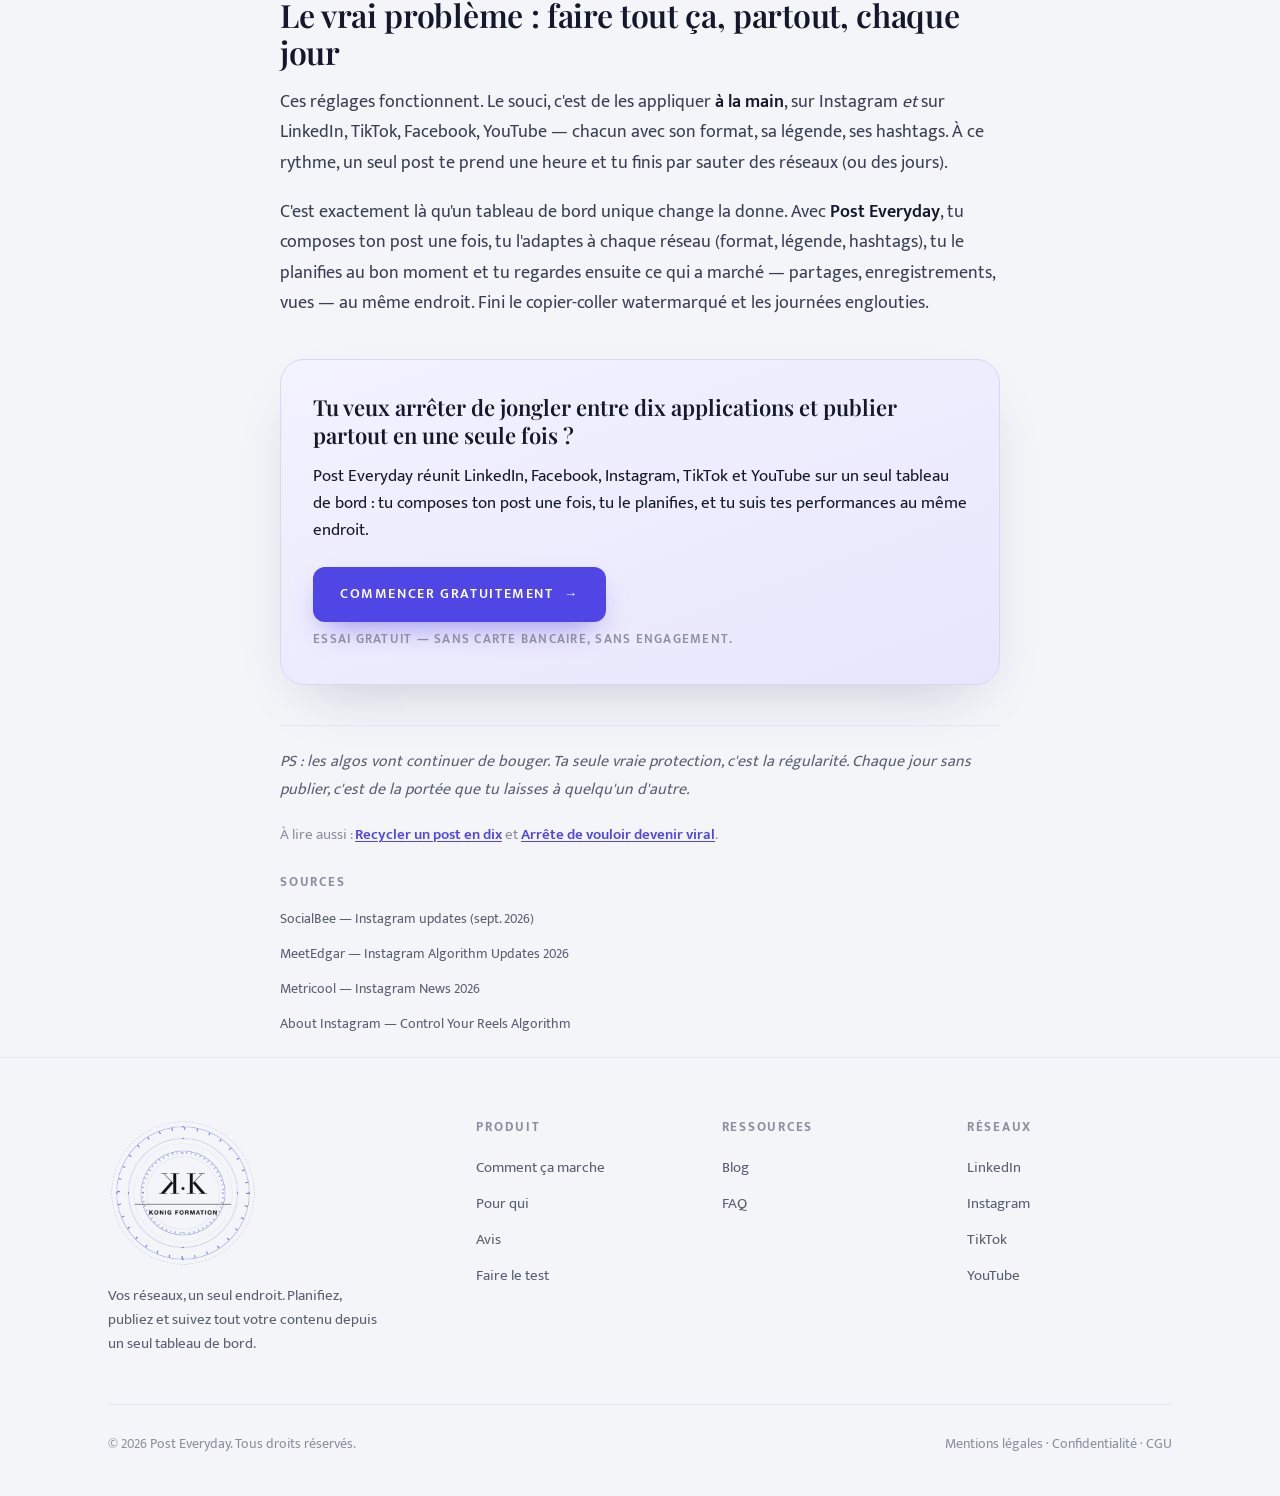
<file: blog/instagram-nouvel-algo-2026.html>
<!DOCTYPE html>
<html lang="fr">
<head>
<meta charset="UTF-8" />
<meta name="viewport" content="width=device-width, initial-scale=1.0" />
<title>Nouvel algo Instagram 2026 : ce qui décide de ta portée | Post Everyday</title>
<link rel="icon" type="image/png" href="../assets/favicon.png" />
<meta name="description" content="Instagram a élargi « Your Algorithm » et musclé ses signaux de classement en 2026. Voici comment adapter tes publications cette semaine, concrètement." />
<link rel="canonical" href="https://posteveryday.konigia.com/blog/instagram-nouvel-algo-2026.html" />
<meta property="og:type" content="article" />
<meta property="og:title" content="Instagram vient de rebattre son algorithme : ce qui décide de ta portée" />
<meta property="og:description" content="Ce que l'algorithme Instagram récompense vraiment en 2026 — et comment t'adapter dès ton prochain post." />
<meta property="og:image" content="https://posteveryday.konigia.com/blog/instagram-nouvel-algo-2026.svg" />
<meta property="og:url" content="https://posteveryday.konigia.com/blog/instagram-nouvel-algo-2026.html" />
<meta name="twitter:card" content="summary_large_image" />
<link rel="preconnect" href="https://fonts.googleapis.com">
<link rel="preconnect" href="https://fonts.gstatic.com" crossorigin>
<link href="https://fonts.googleapis.com/css2?family=Playfair+Display:ital,wght@0,400;0,500;0,600;0,700;1,400;1,500;1,600&family=Mukta+Mahee:wght@300;400;500;600;700&display=swap" rel="stylesheet">
<link rel="stylesheet" href="../styles.css" />
</head>
<body>

<header class="nav" id="nav">
  <div class="wrap nav-inner">
    <a href="../index.html" class="logo"><img src="../assets/logo-konig.png" alt="Konig Formation" width="1340" height="620"></a>
    <nav class="links">
      <a href="../index.html#freins">Le problème</a>
      <a href="../index.html#comment">Comment ça marche</a>
      <a href="../index.html#pourqui">Pour qui</a>
      <a href="../index.html#avis">Avis</a>
      <a href="../index.html#faq">FAQ</a>
      <a href="../blog.html" class="active">Blog</a>
    </nav>
    <div class="nav-cta">
      <a href="https://planning.meninbot.com/" class="btn btn-primary">Commencer gratuitement</a>
    </div>
  </div>
</header>

<main class="page-main">
  <div class="wrap">
    <a href="../blog.html" class="back-link">← Retour au blog</a>

    <div class="article-head">
      <span class="article-cat">News</span>
      <h1>Instagram vient de rebattre son algorithme : voici ce qui décide (vraiment) de ta <em>portée</em> cette semaine</h1>
      <div class="article-meta"><span class="cat">Algorithme</span> · <span>6 min de lecture</span> · <span>16 sept. 2026</span></div>
    </div>

    <figure class="article-cover">
      <img src="instagram-nouvel-algo-2026.svg" alt="Instagram change encore son algorithme — Post Everyday" width="1200" height="630" />
    </figure>

    <article class="article-body">
      <p>Tu publies, tu attends… et la portée retombe comme un soufflé. Frustrant, surtout quand tu n'as rien changé à ta façon de faire. Le problème, ce n'est pas toi : c'est qu'Instagram vient (encore) de bouger les règles. Bonne nouvelle : les changements de 2026 récompensent enfin ceux qui publient régulièrement du contenu qu'on regarde jusqu'au bout — pas ceux qui crient le plus fort. Voici comment en profiter dès ton prochain post.</p>

      <h2>Ce qui vient de changer (et pourquoi ça te concerne maintenant)</h2>
      <p>Début septembre, Instagram a élargi sa fonctionnalité <b>« Your Algorithm »</b> : elle est désormais active sur le Feed, les Reels ET l'Explore (source : <a href="https://socialbee.com/blog/instagram-updates/" target="_blank" rel="noopener">SocialBee</a>). Traduction : l'utilisateur peut maintenant dire <i>explicitement</i> « montre-moi plus / moins de ça ». Ton audience ne subit plus le tri, elle le pilote.</p>
      <p>En parallèle, les signaux de classement ont été rééquilibrés au fil de 2026 (source : <a href="https://meetedgar.com/blog/instagram-algorithm-updates" target="_blank" rel="noopener">MeetEdgar</a>) :</p>
      <ul>
        <li>le <b>taux de skip</b> (les gens qui passent ton post sans s'arrêter) est devenu un signal négatif fort ;</li>
        <li>les <b>partages et enregistrements</b> pèsent désormais plus lourd que les likes ;</li>
        <li>le <b>taux de complétion</b> (regarder ta vidéo jusqu'au bout) est la métrique la plus valorisée ;</li>
        <li>l'algo <b>pousse davantage les petits comptes</b> et <b>sanctionne plus durement les vidéos repostées ou watermarquées</b>.</li>
      </ul>
      <p>Chacun de ces points est actionnable dès aujourd'hui. On y va.</p>

      <h2>1. Gagne la première seconde (ou perds la partie)</h2>
      <p>Le taux de skip se joue sur les 3 premières secondes. Si on scrolle, tu es puni. Ta mission : arrêter le pouce.</p>
      <ul>
        <li>Ouvre sur une <b>tension</b>, pas sur un logo : « J'ai supprimé 4 réseaux. Voici ce qui s'est passé. »</li>
        <li>Mets le <b>texte-accroche à l'écran</b> dès l'image 1 (80 % des vidéos sont vues sans le son).</li>
        <li>Zéro intro. La promesse d'abord, le contexte ensuite.</li>
      </ul>

      <h2>2. Optimise pour le partage et l'enregistrement</h2>
      <p>Les likes ne construisent plus ta portée : ce sont les partages et les saves. Or on partage ou on enregistre ce qui est <b>utile</b> ou <b>identifiable</b>.</p>
      <ul>
        <li>Termine par un <b>appel au save</b> explicite : « Enregistre ce post pour ta prochaine session de planif. »</li>
        <li>Crée du contenu « à garder » : check-lists, modèles, calendriers. C'est ce qui atterrit dans les DM.</li>
        <li>Écris une légende qui pousse à taguer : « Envoie ça à ton associé qui poste 1 fois par mois. »</li>
      </ul>

      <h2>3. Vise le visionnage complet, pas la durée</h2>
      <p>Le taux de complétion prime. Un Reel de 12 s vu à 100 % bat un Reel de 60 s abandonné à la moitié.</p>
      <ul>
        <li>Fais <b>plus court que ton réflexe</b>. Coupe l'entrée et la sortie.</li>
        <li>Structure en <b>boucle</b> : la dernière phrase renvoie à la première, on relance sans s'en rendre compte.</li>
        <li>Une idée par vidéo. Le « bonus » devient un deuxième post.</li>
      </ul>

      <h2>4. Publie natif, jamais recyclé « tel quel »</h2>
      <p>Le point le plus sous-estimé : Instagram <b>sanctionne les vidéos watermarquées et repostées</b> (source : <a href="https://metricool.com/instagram-news/" target="_blank" rel="noopener">Metricool</a>). Cette petite mention « TikTok » en bas de ta vidéo ? Elle plafonne ta portée.</p>
      <ul>
        <li>Réexporte ta vidéo <b>sans watermark</b>.</li>
        <li>Adapte le format, la légende et les hashtags <b>à Instagram</b>, pas au copier-coller depuis une autre appli.</li>
        <li>Recadre en <b>9:16 propre</b>, sous-titres intégrés.</li>
      </ul>

      <h2>Le vrai problème : faire tout ça, partout, chaque jour</h2>
      <p>Ces réglages fonctionnent. Le souci, c'est de les appliquer <b>à la main</b>, sur Instagram <i>et</i> sur LinkedIn, TikTok, Facebook, YouTube — chacun avec son format, sa légende, ses hashtags. À ce rythme, un seul post te prend une heure et tu finis par sauter des réseaux (ou des jours).</p>
      <p>C'est exactement là qu'un tableau de bord unique change la donne. Avec <b>Post Everyday</b>, tu composes ton post une fois, tu l'adaptes à chaque réseau (format, légende, hashtags), tu le planifies au bon moment et tu regardes ensuite ce qui a marché — partages, enregistrements, vues — au même endroit. Fini le copier-coller watermarqué et les journées englouties.</p>

      <div class="cta-box">
        <p class="lead-line">Tu veux arrêter de jongler entre dix applications et publier partout en une seule fois ?</p>
        <p>Post Everyday réunit LinkedIn, Facebook, Instagram, TikTok et YouTube sur un seul tableau de bord : tu composes ton post une fois, tu le planifies, et tu suis tes performances au même endroit.</p>
        <a href="https://posteveryday.konigia.com/" class="btn btn-primary">Commencer gratuitement <span class="arrow">→</span></a>
        <p class="fine">Essai gratuit — sans carte bancaire, sans engagement.</p>
      </div>

      <p class="ps">PS : les algos vont continuer de bouger. Ta seule vraie protection, c'est la régularité. Chaque jour sans publier, c'est de la portée que tu laisses à quelqu'un d'autre.</p>
      <p class="also">À lire aussi : <a href="recycler-un-post-en-dix.html">Recycler un post en dix</a> et <a href="arreter-de-vouloir-devenir-viral.html">Arrête de vouloir devenir viral</a>.</p>
    </article>

    <div class="article-sources">
      <h4>Sources</h4>
      <ul>
        <li><a href="https://socialbee.com/blog/instagram-updates/" target="_blank" rel="noopener">SocialBee — Instagram updates (sept. 2026)</a></li>
        <li><a href="https://meetedgar.com/blog/instagram-algorithm-updates" target="_blank" rel="noopener">MeetEdgar — Instagram Algorithm Updates 2026</a></li>
        <li><a href="https://metricool.com/instagram-news/" target="_blank" rel="noopener">Metricool — Instagram News 2026</a></li>
        <li><a href="https://about.instagram.com/blog/announcements/reels-algorithm-control" target="_blank" rel="noopener">About Instagram — Control Your Reels Algorithm</a></li>
      </ul>
    </div>
  </div>
</main>

<footer>
  <div class="wrap">
    <div class="foot-top">
      <div class="foot-brand">
        <a href="../index.html" class="logo"><img src="../assets/logo-konig-full.png" alt="Konig Formation" width="900" height="900"></a>
        <p>Vos réseaux, un seul endroit. Planifiez, publiez et suivez tout votre contenu depuis un seul tableau de bord.</p>
      </div>
      <div class="fcol">
        <h4>Produit</h4>
        <a href="../index.html#comment">Comment ça marche</a>
        <a href="../index.html#pourqui">Pour qui</a>
        <a href="../index.html#avis">Avis</a>
        <a href="../index.html#test">Faire le test</a>
      </div>
      <div class="fcol">
        <h4>Ressources</h4>
        <a href="../blog.html">Blog</a>
        <a href="../index.html#faq">FAQ</a>
      </div>
      <div class="fcol">
        <h4>Réseaux</h4>
        <a href="#">LinkedIn</a>
        <a href="#">Instagram</a>
        <a href="#">TikTok</a>
        <a href="#">YouTube</a>
      </div>
    </div>
    <div class="foot-bottom">
      <span>© 2026 Post Everyday. Tous droits réservés.</span>
      <span>Mentions légales · Confidentialité · CGU</span>
    </div>
  </div>
</footer>

<script>
  const nav=document.getElementById('nav');
  addEventListener('scroll',()=>nav.classList.toggle('scrolled',scrollY>10));
</script>
</body>
</html>
</file>
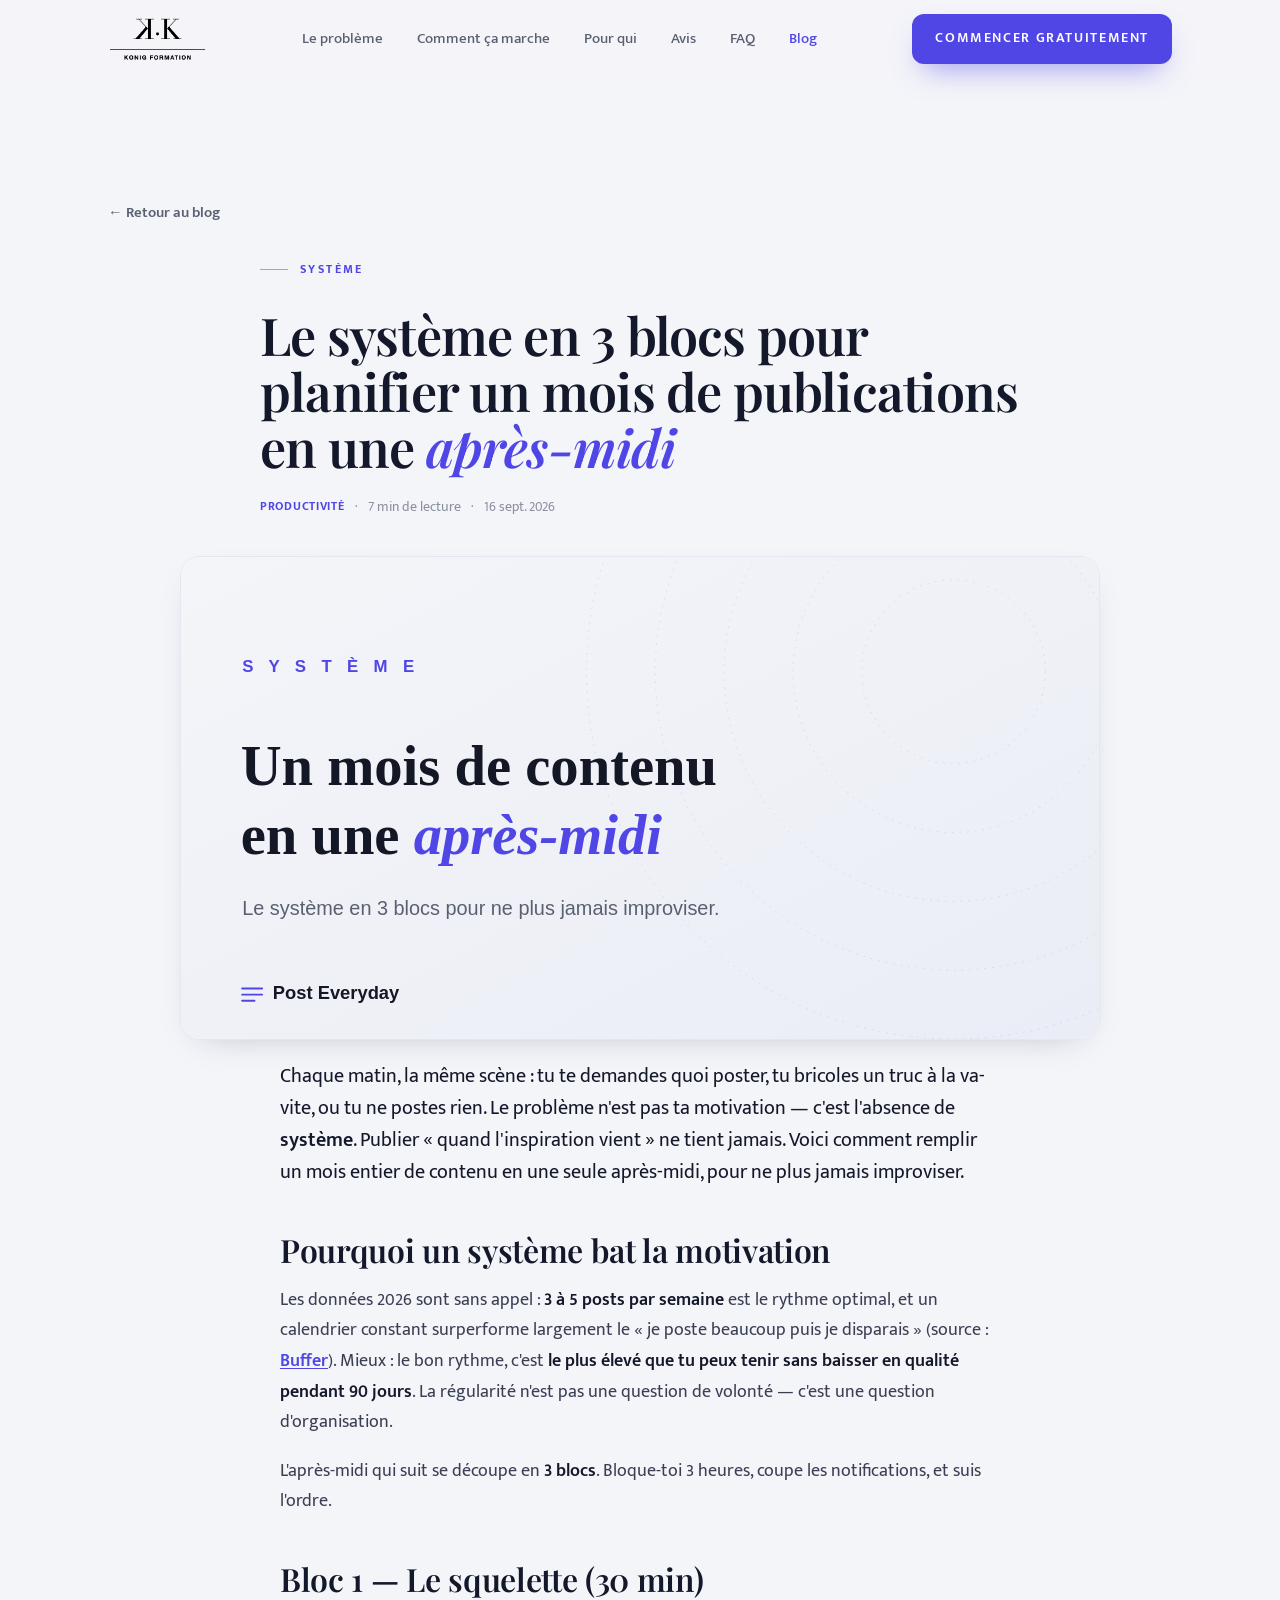
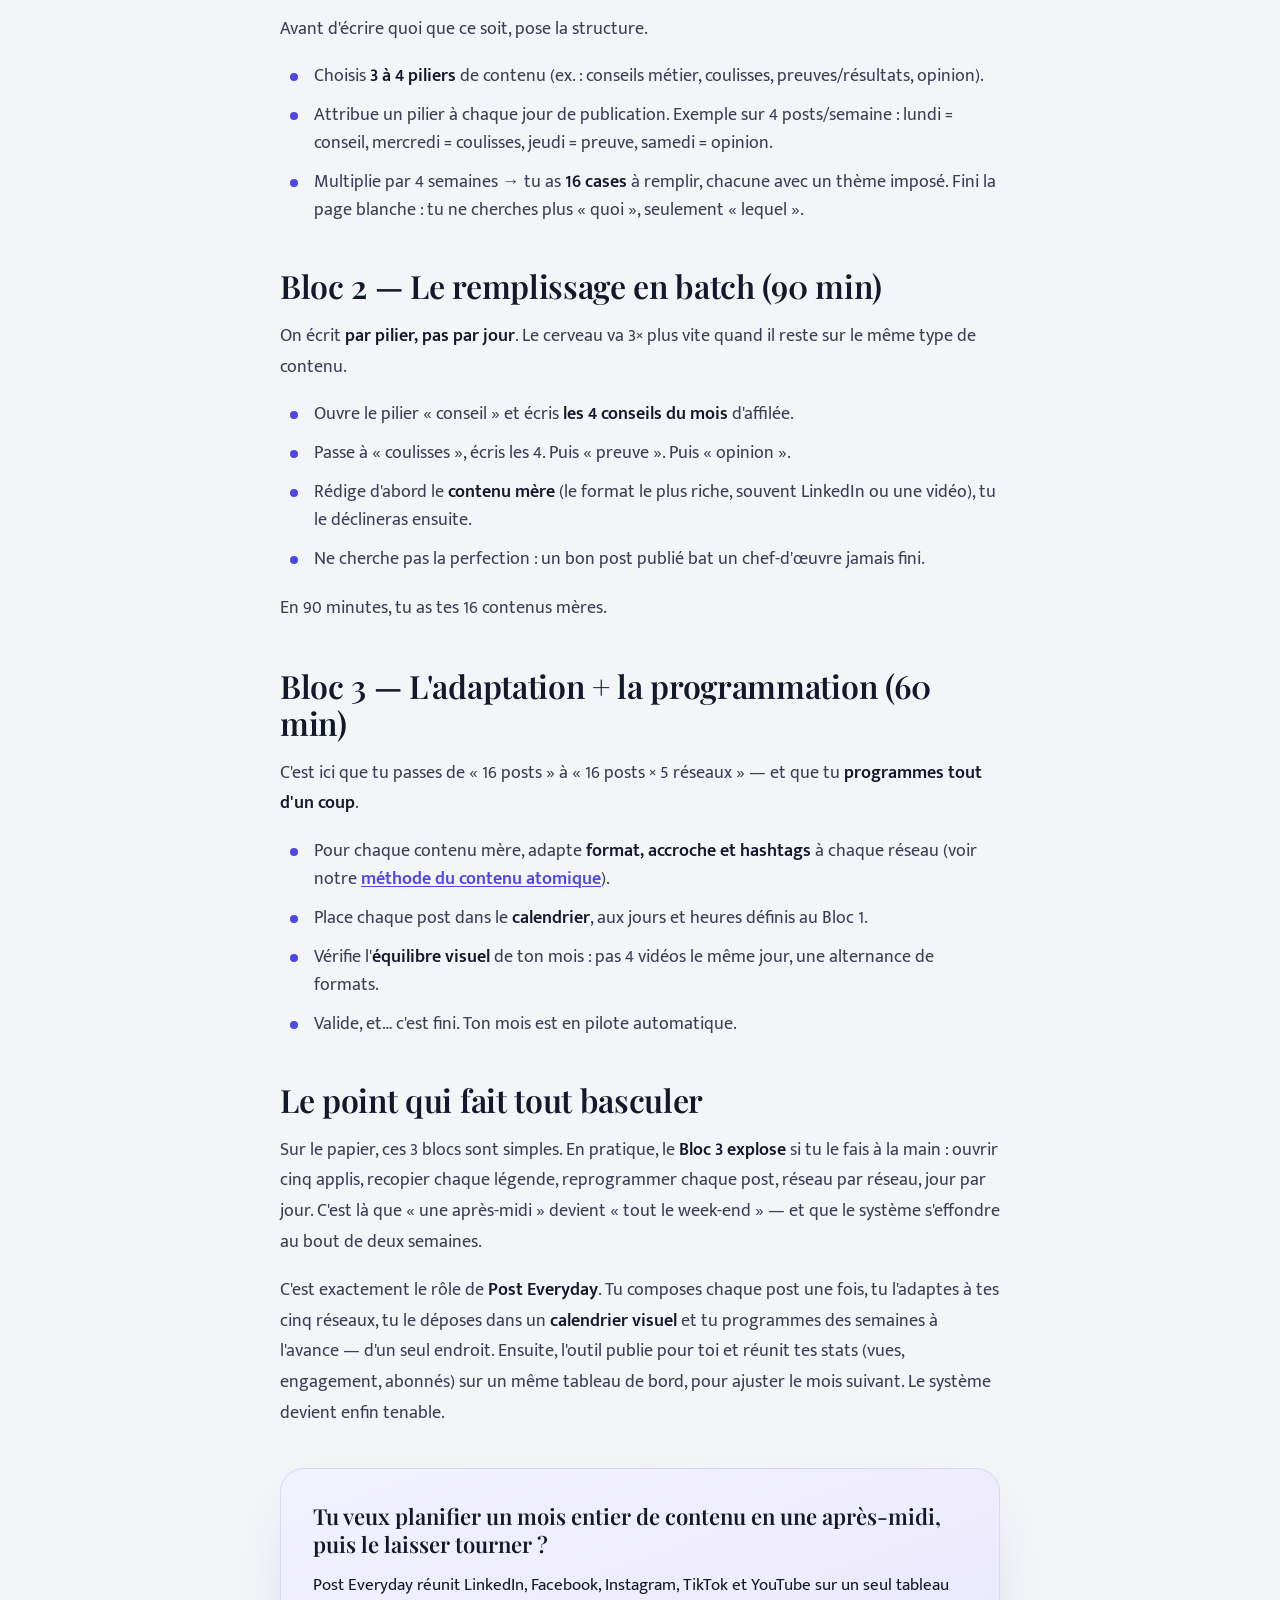
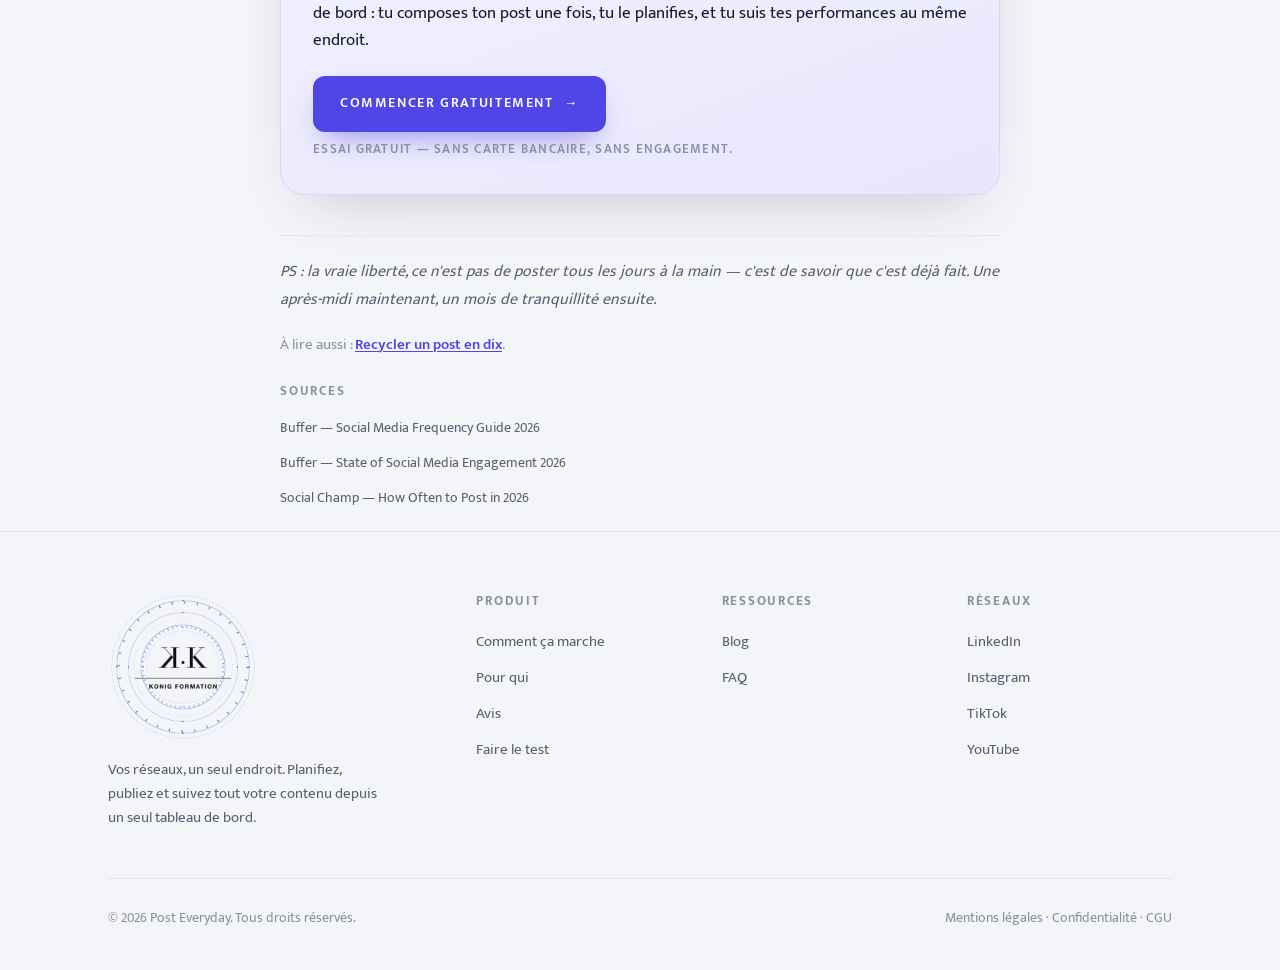
<file: blog/planifier-un-mois-en-une-apres-midi.html>
<!DOCTYPE html>
<html lang="fr">
<head>
<meta charset="UTF-8" />
<meta name="viewport" content="width=device-width, initial-scale=1.0" />
<title>Planifier un mois de contenu en une après-midi : la méthode | Post Everyday</title>
<link rel="icon" type="image/png" href="../assets/favicon.png" />
<meta name="description" content="La méthode en 3 blocs pour planifier un mois de contenu en une après-midi et publier régulièrement sur tous tes réseaux — sans improviser chaque jour." />
<link rel="canonical" href="https://posteveryday.konigia.com/blog/planifier-un-mois-en-une-apres-midi.html" />
<meta property="og:type" content="article" />
<meta property="og:title" content="Le système en 3 blocs pour planifier un mois de publications en une après-midi" />
<meta property="og:description" content="Le système en 3 blocs pour ne plus jamais improviser tes publications." />
<meta property="og:image" content="https://posteveryday.konigia.com/blog/planifier-un-mois-en-une-apres-midi.svg" />
<meta property="og:url" content="https://posteveryday.konigia.com/blog/planifier-un-mois-en-une-apres-midi.html" />
<meta name="twitter:card" content="summary_large_image" />
<link rel="preconnect" href="https://fonts.googleapis.com">
<link rel="preconnect" href="https://fonts.gstatic.com" crossorigin>
<link href="https://fonts.googleapis.com/css2?family=Playfair+Display:ital,wght@0,400;0,500;0,600;0,700;1,400;1,500;1,600&family=Mukta+Mahee:wght@300;400;500;600;700&display=swap" rel="stylesheet">
<link rel="stylesheet" href="../styles.css" />
</head>
<body>

<header class="nav" id="nav">
  <div class="wrap nav-inner">
    <a href="../index.html" class="logo"><img src="../assets/logo-konig.png" alt="Konig Formation" width="1340" height="620"></a>
    <nav class="links">
      <a href="../index.html#freins">Le problème</a>
      <a href="../index.html#comment">Comment ça marche</a>
      <a href="../index.html#pourqui">Pour qui</a>
      <a href="../index.html#avis">Avis</a>
      <a href="../index.html#faq">FAQ</a>
      <a href="../blog.html" class="active">Blog</a>
    </nav>
    <div class="nav-cta">
      <a href="https://planning.meninbot.com/" class="btn btn-primary">Commencer gratuitement</a>
    </div>
  </div>
</header>

<main class="page-main">
  <div class="wrap">
    <a href="../blog.html" class="back-link">← Retour au blog</a>

    <div class="article-head">
      <span class="article-cat">Système</span>
      <h1>Le système en 3 blocs pour planifier un mois de publications en une <em>après-midi</em></h1>
      <div class="article-meta"><span class="cat">Productivité</span> · <span>7 min de lecture</span> · <span>16 sept. 2026</span></div>
    </div>

    <figure class="article-cover">
      <img src="planifier-un-mois-en-une-apres-midi.svg" alt="Un mois de contenu en une après-midi — Post Everyday" width="1200" height="630" />
    </figure>

    <article class="article-body">
      <p>Chaque matin, la même scène : tu te demandes quoi poster, tu bricoles un truc à la va-vite, ou tu ne postes rien. Le problème n'est pas ta motivation — c'est l'absence de <b>système</b>. Publier « quand l'inspiration vient » ne tient jamais. Voici comment remplir un mois entier de contenu en une seule après-midi, pour ne plus jamais improviser.</p>

      <h2>Pourquoi un système bat la motivation</h2>
      <p>Les données 2026 sont sans appel : <b>3 à 5 posts par semaine</b> est le rythme optimal, et un calendrier constant surperforme largement le « je poste beaucoup puis je disparais » (source : <a href="https://buffer.com/resources/social-media-frequency-guide/" target="_blank" rel="noopener">Buffer</a>). Mieux : le bon rythme, c'est <b>le plus élevé que tu peux tenir sans baisser en qualité pendant 90 jours</b>. La régularité n'est pas une question de volonté — c'est une question d'organisation.</p>
      <p>L'après-midi qui suit se découpe en <b>3 blocs</b>. Bloque-toi 3 heures, coupe les notifications, et suis l'ordre.</p>

      <h2>Bloc 1 — Le squelette (30 min)</h2>
      <p>Avant d'écrire quoi que ce soit, pose la structure.</p>
      <ul>
        <li>Choisis <b>3 à 4 piliers</b> de contenu (ex. : conseils métier, coulisses, preuves/résultats, opinion).</li>
        <li>Attribue un pilier à chaque jour de publication. Exemple sur 4 posts/semaine : lundi = conseil, mercredi = coulisses, jeudi = preuve, samedi = opinion.</li>
        <li>Multiplie par 4 semaines → tu as <b>16 cases</b> à remplir, chacune avec un thème imposé. Fini la page blanche : tu ne cherches plus « quoi », seulement « lequel ».</li>
      </ul>

      <h2>Bloc 2 — Le remplissage en batch (90 min)</h2>
      <p>On écrit <b>par pilier, pas par jour</b>. Le cerveau va 3× plus vite quand il reste sur le même type de contenu.</p>
      <ul>
        <li>Ouvre le pilier « conseil » et écris <b>les 4 conseils du mois</b> d'affilée.</li>
        <li>Passe à « coulisses », écris les 4. Puis « preuve ». Puis « opinion ».</li>
        <li>Rédige d'abord le <b>contenu mère</b> (le format le plus riche, souvent LinkedIn ou une vidéo), tu le déclineras ensuite.</li>
        <li>Ne cherche pas la perfection : un bon post publié bat un chef-d'œuvre jamais fini.</li>
      </ul>
      <p>En 90 minutes, tu as tes 16 contenus mères.</p>

      <h2>Bloc 3 — L'adaptation + la programmation (60 min)</h2>
      <p>C'est ici que tu passes de « 16 posts » à « 16 posts × 5 réseaux » — et que tu <b>programmes tout d'un coup</b>.</p>
      <ul>
        <li>Pour chaque contenu mère, adapte <b>format, accroche et hashtags</b> à chaque réseau (voir notre <a href="recycler-un-post-en-dix.html">méthode du contenu atomique</a>).</li>
        <li>Place chaque post dans le <b>calendrier</b>, aux jours et heures définis au Bloc 1.</li>
        <li>Vérifie l'<b>équilibre visuel</b> de ton mois : pas 4 vidéos le même jour, une alternance de formats.</li>
        <li>Valide, et… c'est fini. Ton mois est en pilote automatique.</li>
      </ul>

      <h2>Le point qui fait tout basculer</h2>
      <p>Sur le papier, ces 3 blocs sont simples. En pratique, le <b>Bloc 3 explose</b> si tu le fais à la main : ouvrir cinq applis, recopier chaque légende, reprogrammer chaque post, réseau par réseau, jour par jour. C'est là que « une après-midi » devient « tout le week-end » — et que le système s'effondre au bout de deux semaines.</p>
      <p>C'est exactement le rôle de <b>Post Everyday</b>. Tu composes chaque post une fois, tu l'adaptes à tes cinq réseaux, tu le déposes dans un <b>calendrier visuel</b> et tu programmes des semaines à l'avance — d'un seul endroit. Ensuite, l'outil publie pour toi et réunit tes stats (vues, engagement, abonnés) sur un même tableau de bord, pour ajuster le mois suivant. Le système devient enfin tenable.</p>

      <div class="cta-box">
        <p class="lead-line">Tu veux planifier un mois entier de contenu en une après-midi, puis le laisser tourner ?</p>
        <p>Post Everyday réunit LinkedIn, Facebook, Instagram, TikTok et YouTube sur un seul tableau de bord : tu composes ton post une fois, tu le planifies, et tu suis tes performances au même endroit.</p>
        <a href="https://posteveryday.konigia.com/" class="btn btn-primary">Commencer gratuitement <span class="arrow">→</span></a>
        <p class="fine">Essai gratuit — sans carte bancaire, sans engagement.</p>
      </div>

      <p class="ps">PS : la vraie liberté, ce n'est pas de poster tous les jours à la main — c'est de savoir que c'est déjà fait. Une après-midi maintenant, un mois de tranquillité ensuite.</p>
      <p class="also">À lire aussi : <a href="recycler-un-post-en-dix.html">Recycler un post en dix</a>.</p>
    </article>

    <div class="article-sources">
      <h4>Sources</h4>
      <ul>
        <li><a href="https://buffer.com/resources/social-media-frequency-guide/" target="_blank" rel="noopener">Buffer — Social Media Frequency Guide 2026</a></li>
        <li><a href="https://buffer.com/resources/state-of-social-media-engagement-2026/" target="_blank" rel="noopener">Buffer — State of Social Media Engagement 2026</a></li>
        <li><a href="https://www.socialchamp.com/blog/how-often-to-post-on-social-media/" target="_blank" rel="noopener">Social Champ — How Often to Post in 2026</a></li>
      </ul>
    </div>
  </div>
</main>

<footer>
  <div class="wrap">
    <div class="foot-top">
      <div class="foot-brand">
        <a href="../index.html" class="logo"><img src="../assets/logo-konig-full.png" alt="Konig Formation" width="900" height="900"></a>
        <p>Vos réseaux, un seul endroit. Planifiez, publiez et suivez tout votre contenu depuis un seul tableau de bord.</p>
      </div>
      <div class="fcol">
        <h4>Produit</h4>
        <a href="../index.html#comment">Comment ça marche</a>
        <a href="../index.html#pourqui">Pour qui</a>
        <a href="../index.html#avis">Avis</a>
        <a href="../index.html#test">Faire le test</a>
      </div>
      <div class="fcol">
        <h4>Ressources</h4>
        <a href="../blog.html">Blog</a>
        <a href="../index.html#faq">FAQ</a>
      </div>
      <div class="fcol">
        <h4>Réseaux</h4>
        <a href="#">LinkedIn</a>
        <a href="#">Instagram</a>
        <a href="#">TikTok</a>
        <a href="#">YouTube</a>
      </div>
    </div>
    <div class="foot-bottom">
      <span>© 2026 Post Everyday. Tous droits réservés.</span>
      <span>Mentions légales · Confidentialité · CGU</span>
    </div>
  </div>
</footer>

<script>
  const nav=document.getElementById('nav');
  addEventListener('scroll',()=>nav.classList.toggle('scrolled',scrollY>10));
</script>
</body>
</html>
</file>
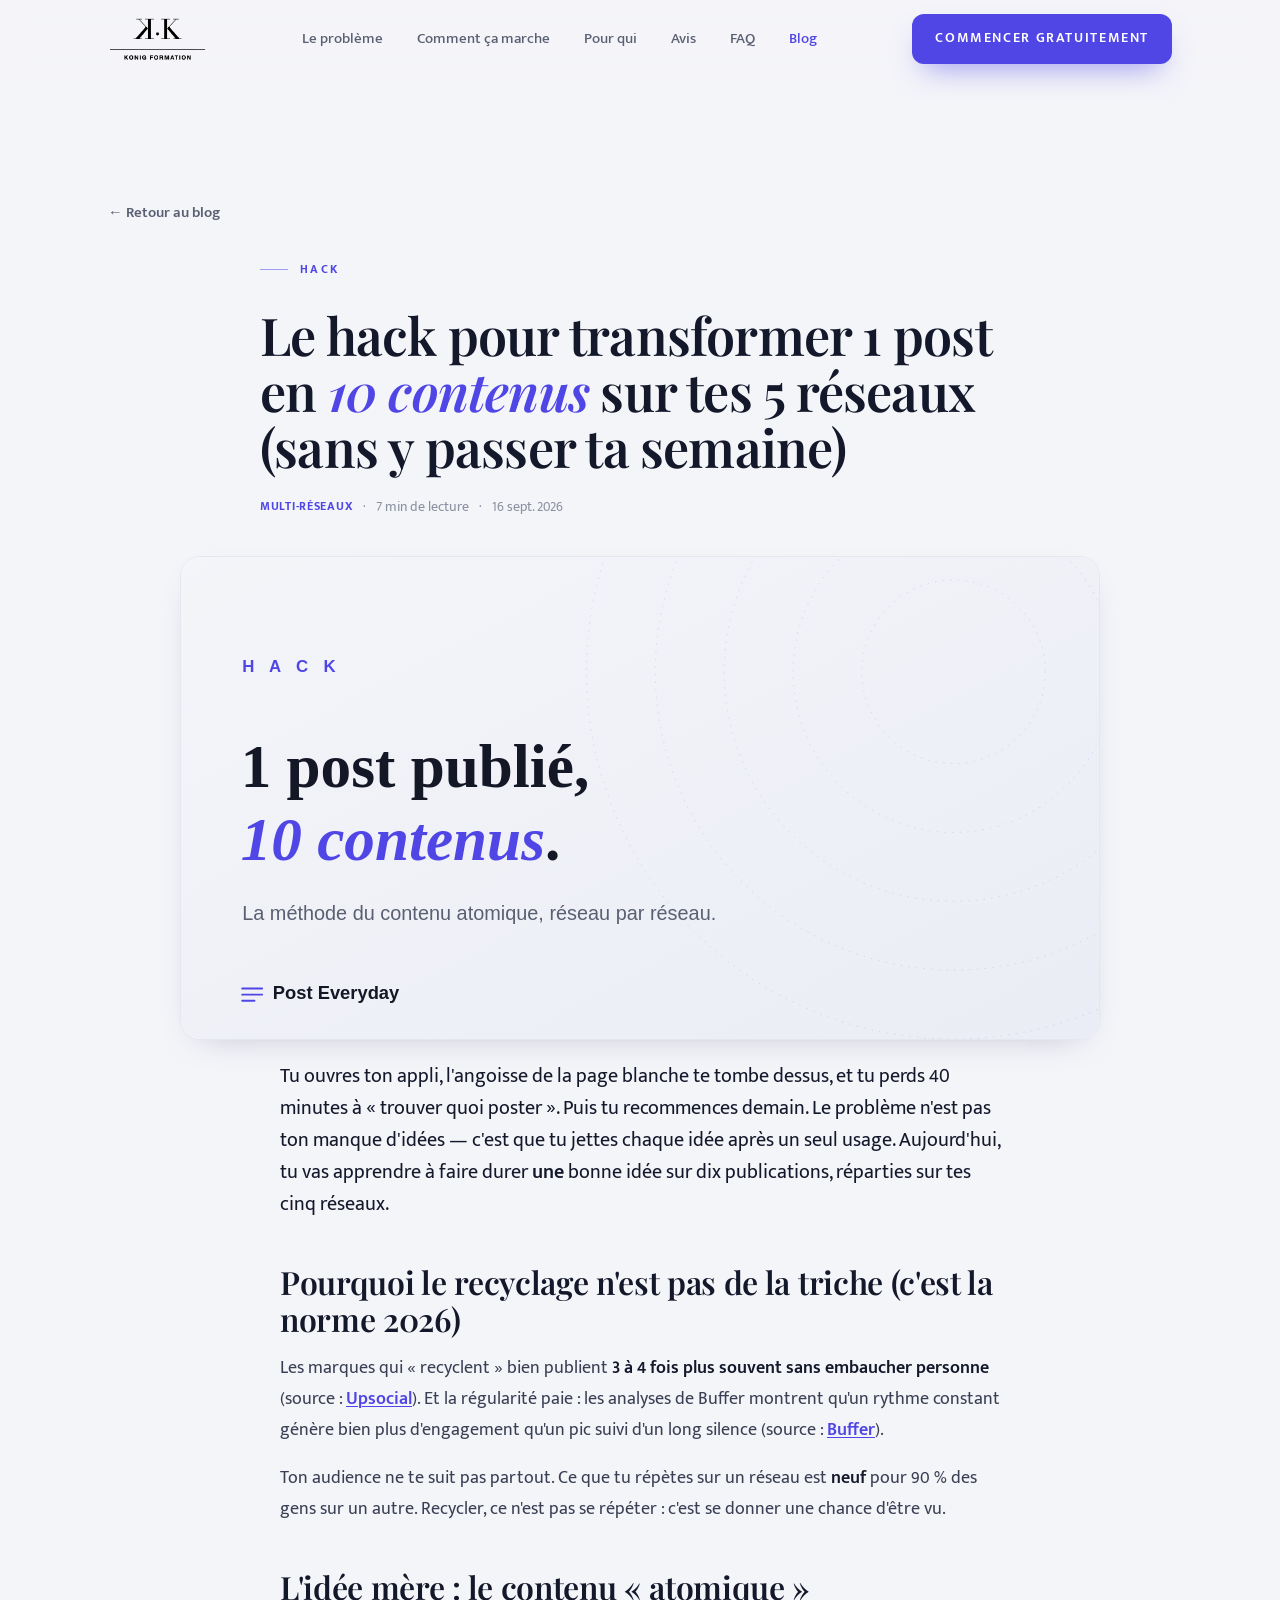
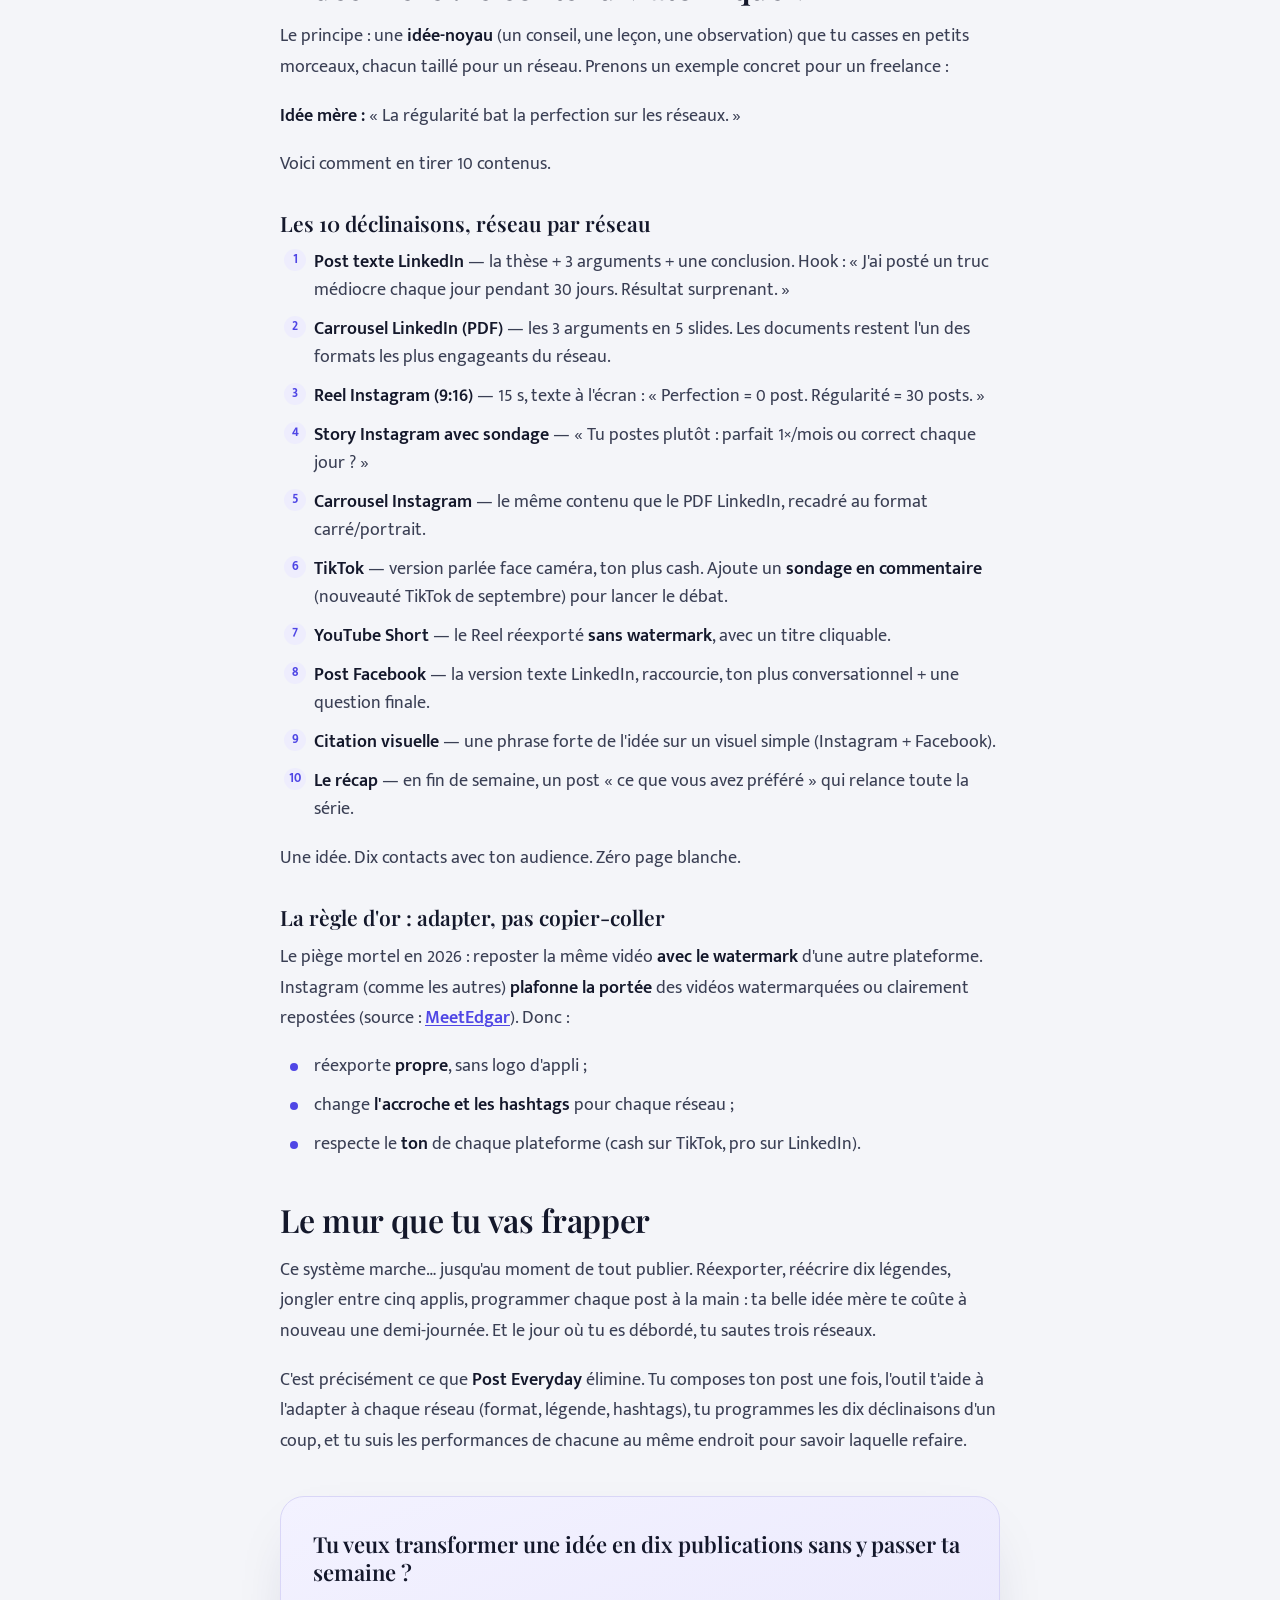
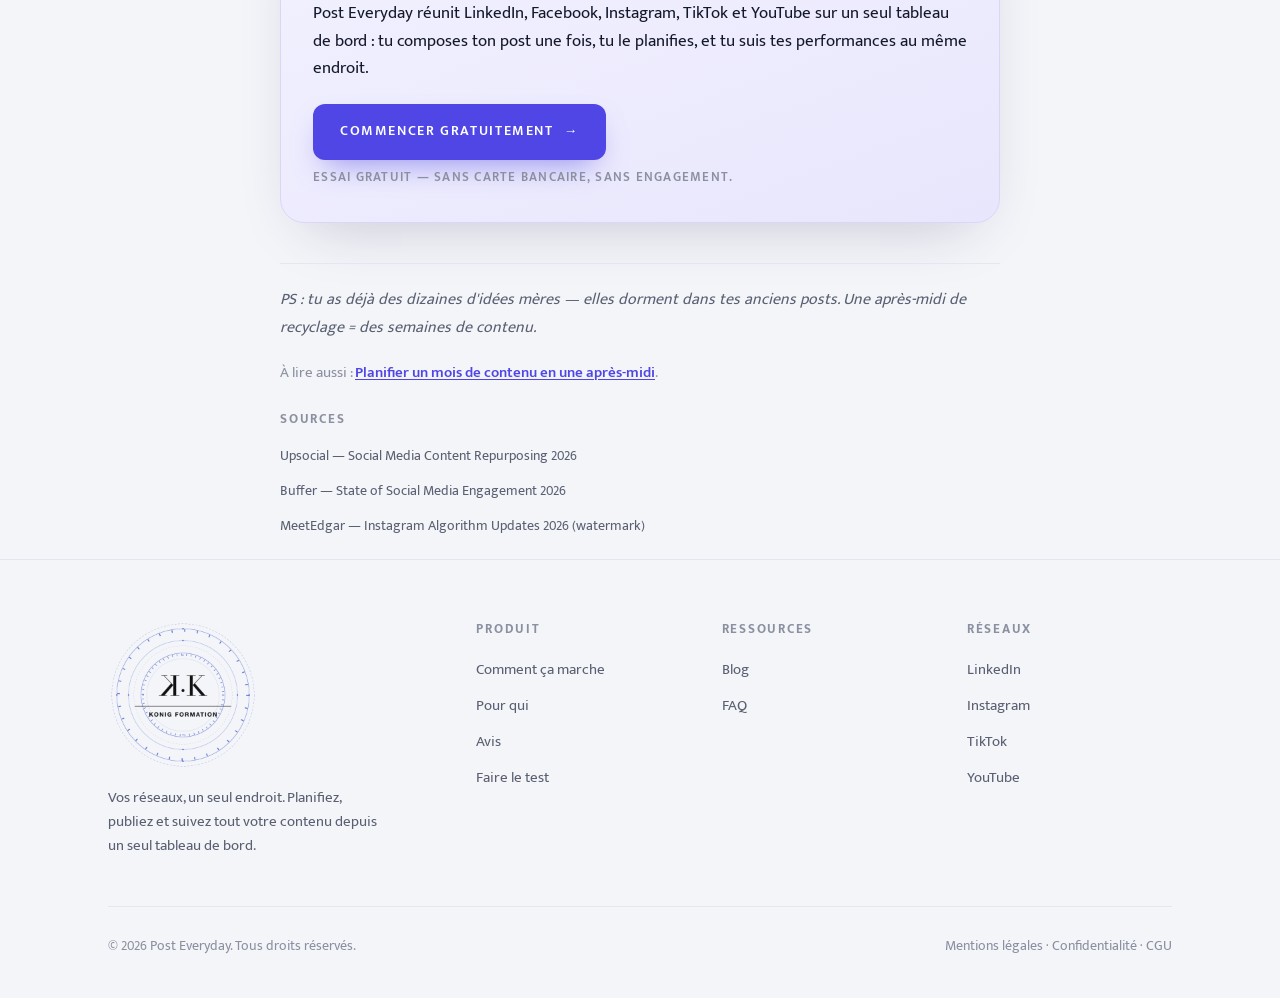
<file: blog/recycler-un-post-en-dix.html>
<!DOCTYPE html>
<html lang="fr">
<head>
<meta charset="UTF-8" />
<meta name="viewport" content="width=device-width, initial-scale=1.0" />
<title>1 post en 10 contenus : recycler sur tes 5 réseaux | Post Everyday</title>
<link rel="icon" type="image/png" href="../assets/favicon.png" />
<meta name="description" content="Arrête de créer à partir de zéro chaque jour. Voici comment transformer 1 post en 10 contenus adaptés à LinkedIn, Instagram, TikTok, YouTube et Facebook." />
<link rel="canonical" href="https://posteveryday.konigia.com/blog/recycler-un-post-en-dix.html" />
<meta property="og:type" content="article" />
<meta property="og:title" content="Le hack pour transformer 1 post en 10 contenus sur tes 5 réseaux" />
<meta property="og:description" content="La méthode du contenu atomique, réseau par réseau — sans y passer ta semaine." />
<meta property="og:image" content="https://posteveryday.konigia.com/blog/recycler-un-post-en-dix.svg" />
<meta property="og:url" content="https://posteveryday.konigia.com/blog/recycler-un-post-en-dix.html" />
<meta name="twitter:card" content="summary_large_image" />
<link rel="preconnect" href="https://fonts.googleapis.com">
<link rel="preconnect" href="https://fonts.gstatic.com" crossorigin>
<link href="https://fonts.googleapis.com/css2?family=Playfair+Display:ital,wght@0,400;0,500;0,600;0,700;1,400;1,500;1,600&family=Mukta+Mahee:wght@300;400;500;600;700&display=swap" rel="stylesheet">
<link rel="stylesheet" href="../styles.css" />
</head>
<body>

<header class="nav" id="nav">
  <div class="wrap nav-inner">
    <a href="../index.html" class="logo"><img src="../assets/logo-konig.png" alt="Konig Formation" width="1340" height="620"></a>
    <nav class="links">
      <a href="../index.html#freins">Le problème</a>
      <a href="../index.html#comment">Comment ça marche</a>
      <a href="../index.html#pourqui">Pour qui</a>
      <a href="../index.html#avis">Avis</a>
      <a href="../index.html#faq">FAQ</a>
      <a href="../blog.html" class="active">Blog</a>
    </nav>
    <div class="nav-cta">
      <a href="https://planning.meninbot.com/" class="btn btn-primary">Commencer gratuitement</a>
    </div>
  </div>
</header>

<main class="page-main">
  <div class="wrap">
    <a href="../blog.html" class="back-link">← Retour au blog</a>

    <div class="article-head">
      <span class="article-cat">Hack</span>
      <h1>Le hack pour transformer 1 post en <em>10 contenus</em> sur tes 5 réseaux (sans y passer ta semaine)</h1>
      <div class="article-meta"><span class="cat">Multi-réseaux</span> · <span>7 min de lecture</span> · <span>16 sept. 2026</span></div>
    </div>

    <figure class="article-cover">
      <img src="recycler-un-post-en-dix.svg" alt="1 post publié, 10 contenus — Post Everyday" width="1200" height="630" />
    </figure>

    <article class="article-body">
      <p>Tu ouvres ton appli, l'angoisse de la page blanche te tombe dessus, et tu perds 40 minutes à « trouver quoi poster ». Puis tu recommences demain. Le problème n'est pas ton manque d'idées — c'est que tu jettes chaque idée après un seul usage. Aujourd'hui, tu vas apprendre à faire durer <b>une</b> bonne idée sur dix publications, réparties sur tes cinq réseaux.</p>

      <h2>Pourquoi le recyclage n'est pas de la triche (c'est la norme 2026)</h2>
      <p>Les marques qui « recyclent » bien publient <b>3 à 4 fois plus souvent sans embaucher personne</b> (source : <a href="https://upsocial-agency.com/social-media-content-repurposing-2026/" target="_blank" rel="noopener">Upsocial</a>). Et la régularité paie : les analyses de Buffer montrent qu'un rythme constant génère bien plus d'engagement qu'un pic suivi d'un long silence (source : <a href="https://buffer.com/resources/state-of-social-media-engagement-2026/" target="_blank" rel="noopener">Buffer</a>).</p>
      <p>Ton audience ne te suit pas partout. Ce que tu répètes sur un réseau est <b>neuf</b> pour 90 % des gens sur un autre. Recycler, ce n'est pas se répéter : c'est se donner une chance d'être vu.</p>

      <h2>L'idée mère : le contenu « atomique »</h2>
      <p>Le principe : une <b>idée-noyau</b> (un conseil, une leçon, une observation) que tu casses en petits morceaux, chacun taillé pour un réseau. Prenons un exemple concret pour un freelance :</p>
      <p><b>Idée mère :</b> « La régularité bat la perfection sur les réseaux. »</p>
      <p>Voici comment en tirer 10 contenus.</p>

      <h3>Les 10 déclinaisons, réseau par réseau</h3>
      <ol>
        <li><b>Post texte LinkedIn</b> — la thèse + 3 arguments + une conclusion. Hook : « J'ai posté un truc médiocre chaque jour pendant 30 jours. Résultat surprenant. »</li>
        <li><b>Carrousel LinkedIn (PDF)</b> — les 3 arguments en 5 slides. Les documents restent l'un des formats les plus engageants du réseau.</li>
        <li><b>Reel Instagram (9:16)</b> — 15 s, texte à l'écran : « Perfection = 0 post. Régularité = 30 posts. »</li>
        <li><b>Story Instagram avec sondage</b> — « Tu postes plutôt : parfait 1×/mois ou correct chaque jour ? »</li>
        <li><b>Carrousel Instagram</b> — le même contenu que le PDF LinkedIn, recadré au format carré/portrait.</li>
        <li><b>TikTok</b> — version parlée face caméra, ton plus cash. Ajoute un <b>sondage en commentaire</b> (nouveauté TikTok de septembre) pour lancer le débat.</li>
        <li><b>YouTube Short</b> — le Reel réexporté <b>sans watermark</b>, avec un titre cliquable.</li>
        <li><b>Post Facebook</b> — la version texte LinkedIn, raccourcie, ton plus conversationnel + une question finale.</li>
        <li><b>Citation visuelle</b> — une phrase forte de l'idée sur un visuel simple (Instagram + Facebook).</li>
        <li><b>Le récap</b> — en fin de semaine, un post « ce que vous avez préféré » qui relance toute la série.</li>
      </ol>
      <p>Une idée. Dix contacts avec ton audience. Zéro page blanche.</p>

      <h3>La règle d'or : adapter, pas copier-coller</h3>
      <p>Le piège mortel en 2026 : reposter la même vidéo <b>avec le watermark</b> d'une autre plateforme. Instagram (comme les autres) <b>plafonne la portée</b> des vidéos watermarquées ou clairement repostées (source : <a href="https://meetedgar.com/blog/instagram-algorithm-updates" target="_blank" rel="noopener">MeetEdgar</a>). Donc :</p>
      <ul>
        <li>réexporte <b>propre</b>, sans logo d'appli ;</li>
        <li>change <b>l'accroche et les hashtags</b> pour chaque réseau ;</li>
        <li>respecte le <b>ton</b> de chaque plateforme (cash sur TikTok, pro sur LinkedIn).</li>
      </ul>

      <h2>Le mur que tu vas frapper</h2>
      <p>Ce système marche… jusqu'au moment de tout publier. Réexporter, réécrire dix légendes, jongler entre cinq applis, programmer chaque post à la main : ta belle idée mère te coûte à nouveau une demi-journée. Et le jour où tu es débordé, tu sautes trois réseaux.</p>
      <p>C'est précisément ce que <b>Post Everyday</b> élimine. Tu composes ton post une fois, l'outil t'aide à l'adapter à chaque réseau (format, légende, hashtags), tu programmes les dix déclinaisons d'un coup, et tu suis les performances de chacune au même endroit pour savoir laquelle refaire.</p>

      <div class="cta-box">
        <p class="lead-line">Tu veux transformer une idée en dix publications sans y passer ta semaine ?</p>
        <p>Post Everyday réunit LinkedIn, Facebook, Instagram, TikTok et YouTube sur un seul tableau de bord : tu composes ton post une fois, tu le planifies, et tu suis tes performances au même endroit.</p>
        <a href="https://posteveryday.konigia.com/" class="btn btn-primary">Commencer gratuitement <span class="arrow">→</span></a>
        <p class="fine">Essai gratuit — sans carte bancaire, sans engagement.</p>
      </div>

      <p class="ps">PS : tu as déjà des dizaines d'idées mères — elles dorment dans tes anciens posts. Une après-midi de recyclage = des semaines de contenu.</p>
      <p class="also">À lire aussi : <a href="planifier-un-mois-en-une-apres-midi.html">Planifier un mois de contenu en une après-midi</a>.</p>
    </article>

    <div class="article-sources">
      <h4>Sources</h4>
      <ul>
        <li><a href="https://upsocial-agency.com/social-media-content-repurposing-2026/" target="_blank" rel="noopener">Upsocial — Social Media Content Repurposing 2026</a></li>
        <li><a href="https://buffer.com/resources/state-of-social-media-engagement-2026/" target="_blank" rel="noopener">Buffer — State of Social Media Engagement 2026</a></li>
        <li><a href="https://meetedgar.com/blog/instagram-algorithm-updates" target="_blank" rel="noopener">MeetEdgar — Instagram Algorithm Updates 2026 (watermark)</a></li>
      </ul>
    </div>
  </div>
</main>

<footer>
  <div class="wrap">
    <div class="foot-top">
      <div class="foot-brand">
        <a href="../index.html" class="logo"><img src="../assets/logo-konig-full.png" alt="Konig Formation" width="900" height="900"></a>
        <p>Vos réseaux, un seul endroit. Planifiez, publiez et suivez tout votre contenu depuis un seul tableau de bord.</p>
      </div>
      <div class="fcol">
        <h4>Produit</h4>
        <a href="../index.html#comment">Comment ça marche</a>
        <a href="../index.html#pourqui">Pour qui</a>
        <a href="../index.html#avis">Avis</a>
        <a href="../index.html#test">Faire le test</a>
      </div>
      <div class="fcol">
        <h4>Ressources</h4>
        <a href="../blog.html">Blog</a>
        <a href="../index.html#faq">FAQ</a>
      </div>
      <div class="fcol">
        <h4>Réseaux</h4>
        <a href="#">LinkedIn</a>
        <a href="#">Instagram</a>
        <a href="#">TikTok</a>
        <a href="#">YouTube</a>
      </div>
    </div>
    <div class="foot-bottom">
      <span>© 2026 Post Everyday. Tous droits réservés.</span>
      <span>Mentions légales · Confidentialité · CGU</span>
    </div>
  </div>
</footer>

<script>
  const nav=document.getElementById('nav');
  addEventListener('scroll',()=>nav.classList.toggle('scrolled',scrollY>10));
</script>
</body>
</html>
</file>
<file: styles.css>
:root{
    --bg:#F4F5F9;
    --surface:#FFFFFF;
    --ink:#14182B;
    --muted:#5A6072;
    --muted-2:#8B90A0;
    --line:#E5E7F0;
    --line-strong:#D5D8E6;
    --accent:#4F46E5;
    --accent-deep:#3B34C9;
    --accent-soft:#EEEDFD;
    --accent-tint:#F5F5FF;
    --radius:20px;
    --radius-sm:14px;
    --shadow:0 24px 60px -30px rgba(30,32,80,.28);
    --shadow-soft:0 12px 34px -22px rgba(30,32,80,.35);
    --maxw:1120px;
  }
  *{box-sizing:border-box;margin:0;padding:0}
  html{scroll-behavior:smooth}
  body{
    background:var(--bg);
    color:var(--ink);
    font-family:"Mukta Mahee",-apple-system,BlinkMacSystemFont,"Segoe UI",sans-serif;
    font-size:17px;
    line-height:1.6;
    -webkit-font-smoothing:antialiased;
    overflow-x:hidden;
  }
  .serif{font-family:"Playfair Display",Georgia,serif}
  .wrap{max-width:var(--maxw);margin:0 auto;padding:0 28px}
  a{color:inherit;text-decoration:none}
  img{max-width:100%}

  /* ============ eyebrow / section headings ============ */
  .eyebrow{
    display:inline-flex;align-items:center;gap:14px;
    font-size:12.5px;font-weight:700;letter-spacing:.22em;text-transform:uppercase;
    color:var(--accent);
  }
  .eyebrow::before{content:"";width:34px;height:1.5px;background:var(--accent);opacity:.5}
  .eyebrow.center{justify-content:center}
  h2.title{
    font-family:"Playfair Display",serif;font-weight:600;
    font-size:clamp(30px,4.4vw,50px);line-height:1.08;letter-spacing:-.01em;
    margin:20px 0 18px;
  }
  h2.title em{font-style:italic;color:var(--accent)}
  .lead{color:var(--muted);font-size:18px;max-width:640px}
  .section{padding:96px 0}
  .center{text-align:center}
  .center .lead{margin-left:auto;margin-right:auto}

  /* ============ buttons ============ */
  .btn{
    display:inline-flex;align-items:center;gap:10px;
    font-weight:600;font-size:13.5px;letter-spacing:.12em;text-transform:uppercase;
    padding:16px 26px;border-radius:12px;cursor:pointer;border:1px solid transparent;
    transition:transform .15s ease,box-shadow .2s ease,background .2s ease;
  }
  .btn-primary{background:var(--accent);color:#fff;box-shadow:0 14px 30px -12px rgba(79,70,229,.6)}
  .btn-primary:hover{background:var(--accent-deep);transform:translateY(-2px);box-shadow:0 18px 38px -12px rgba(79,70,229,.7)}
  .btn-ghost{background:transparent;color:var(--ink);border-color:var(--line-strong)}
  .btn-ghost:hover{border-color:var(--accent);color:var(--accent);transform:translateY(-2px)}
  .btn .arrow{transition:transform .2s ease}
  .btn:hover .arrow{transform:translateX(4px)}

  /* ============ navbar ============ */
  header.nav{position:sticky;top:0;z-index:50;background:rgba(244,245,249,.82);backdrop-filter:blur(14px);border-bottom:1px solid transparent;transition:border-color .3s,background .3s}
  header.nav.scrolled{border-color:var(--line);background:rgba(244,245,249,.92)}
  .nav-inner{display:flex;align-items:center;justify-content:space-between;height:78px}
  .logo{display:flex;align-items:center;gap:11px;font-family:"Playfair Display",serif;font-weight:600;font-size:21px;letter-spacing:-.01em}
  .logo .mark{width:34px;height:34px;border-radius:10px;background:var(--accent);display:grid;place-items:center;color:#fff;box-shadow:0 8px 18px -8px rgba(79,70,229,.7)}
  .logo .mark svg{width:19px;height:19px}
  .logo img{height:46px;width:auto;display:block}
  .foot-brand .logo img{height:150px}
  nav.links{display:flex;gap:34px}
  nav.links a{font-size:15px;color:var(--muted);font-weight:500;transition:color .18s}
  nav.links a:hover{color:var(--ink)}
  .nav-cta{display:flex;align-items:center;gap:18px}
  .nav-cta .btn{padding:13px 22px}
  .menu-btn{display:none;background:none;border:0;cursor:pointer;color:var(--ink)}
  @media(max-width:900px){nav.links{display:none}.nav-cta .login{display:none}}

  /* ============ hero ============ */
  .hero{position:relative;padding:70px 0 84px;text-align:center;overflow:hidden}
  .hero-bg{position:absolute;inset:0;z-index:0;pointer-events:none;display:grid;place-items:center}
  .hero-bg .glow{position:absolute;width:760px;height:760px;border-radius:50%;
    background:radial-gradient(circle,rgba(79,70,229,.14),rgba(79,70,229,0) 62%)}
  .ring{position:absolute;border-radius:50%;border:1.4px dashed rgba(79,70,229,.16)}
  .ring.r1{width:420px;height:420px}
  .ring.r2{width:660px;height:660px;opacity:.75}
  .ring.r3{width:920px;height:920px;opacity:.5}
  .ring.r4{width:1200px;height:1200px;opacity:.32}
  .hero-inner{position:relative;z-index:1;max-width:840px;margin:0 auto}
  .rating{display:inline-flex;align-items:center;gap:10px;background:var(--surface);border:1px solid var(--line);
    border-radius:40px;padding:9px 18px 9px 12px;font-size:14px;color:var(--muted);box-shadow:var(--shadow-soft)}
  .rating .g{width:22px;height:22px;border-radius:50%;display:grid;place-items:center;background:#fff;border:1px solid var(--line);font-weight:700;font-size:13px;font-family:"Playfair Display",serif}
  .rating b{color:var(--ink);font-weight:600}
  .rating .stars{color:#f5a623;letter-spacing:1px}
  .badge-line{margin:26px 0 8px;display:inline-flex;align-items:center;gap:12px;font-size:12.5px;font-weight:700;letter-spacing:.2em;text-transform:uppercase;color:var(--accent)}
  .badge-line::before,.badge-line::after{content:"";width:26px;height:1.5px;background:var(--accent);opacity:.4}
  h1{font-family:"Playfair Display",serif;font-weight:600;font-size:clamp(38px,6vw,68px);line-height:1.04;letter-spacing:-.02em;margin:10px 0 22px}
  h1 em{font-style:italic;color:var(--accent)}
  .hero p.sub{font-size:20px;color:var(--muted);max-width:600px;margin:0 auto 26px}
  .networks{display:flex;align-items:center;justify-content:center;gap:10px;flex-wrap:wrap;margin-bottom:34px;color:var(--muted-2);font-size:15px;font-weight:600}
  .networks .net{display:inline-flex;align-items:center;gap:7px;color:var(--muted)}
  .networks .net svg{width:18px;height:18px}
  .networks .dot{color:var(--line-strong)}
  .hero-cta{display:flex;gap:14px;justify-content:center;flex-wrap:wrap}
  .fineprint{margin-top:22px;font-size:12.5px;font-weight:600;letter-spacing:.16em;text-transform:uppercase;color:var(--muted-2)}
  .fineprint b{color:var(--accent)}
  .trust{margin-top:40px;font-size:15px;color:var(--muted)}
  .trust b{color:var(--ink);font-weight:600}

  /* ============ testimonials ============ */
  .tsection{padding:40px 0 96px}
  .marquee{margin-top:44px;position:relative;-webkit-mask-image:linear-gradient(90deg,transparent,#000 6%,#000 94%,transparent);mask-image:linear-gradient(90deg,transparent,#000 6%,#000 94%,transparent)}
  .track{display:flex;gap:22px;width:max-content;animation:scroll 46s linear infinite}
  .marquee:hover .track{animation-play-state:paused}
  @keyframes scroll{to{transform:translateX(-50%)}}
  .tcard{width:360px;flex:0 0 360px;background:var(--surface);border:1px solid var(--line);border-radius:var(--radius);padding:28px;box-shadow:var(--shadow-soft)}
  .tcard .stars{color:var(--accent);font-size:14px;letter-spacing:2px;margin-bottom:16px}
  .tcard blockquote{font-size:16px;line-height:1.6;color:var(--ink);margin-bottom:20px}
  .tcard .tag{font-size:11px;font-weight:700;letter-spacing:.12em;text-transform:uppercase;color:var(--accent);background:var(--accent-soft);padding:6px 11px;border-radius:8px;display:inline-block;margin-bottom:18px}
  .tcard .who{display:flex;align-items:center;gap:12px;border-top:1px solid var(--line);padding-top:16px}
  .tcard .av{width:40px;height:40px;border-radius:50%;background:linear-gradient(135deg,var(--accent),#8b83f0);display:grid;place-items:center;color:#fff;font-weight:700;font-family:"Playfair Display",serif}
  .tcard .who .n{font-weight:600;font-size:15px}
  .tcard .who .r{font-size:13px;color:var(--muted-2)}

  /* ============ freins ============ */
  .grid-3{display:grid;grid-template-columns:repeat(3,1fr);gap:22px;margin-top:52px}
  .frein{background:var(--surface);border:1px solid var(--line);border-radius:var(--radius);padding:34px 30px;transition:transform .2s,box-shadow .2s,border-color .2s}
  .frein:hover{transform:translateY(-4px);box-shadow:var(--shadow);border-color:var(--line-strong)}
  .frein .top{display:flex;align-items:center;justify-content:space-between;margin-bottom:26px}
  .frein .num{font-family:"Playfair Display",serif;font-style:italic;font-size:40px;color:var(--accent)}
  .frein .cat{font-size:11px;font-weight:700;letter-spacing:.18em;text-transform:uppercase;color:var(--muted-2)}
  .frein h3{font-family:"Playfair Display",serif;font-weight:600;font-size:22px;line-height:1.2;margin-bottom:14px}
  .frein p{color:var(--muted);font-size:15.5px}
  .frein p b{color:var(--ink);font-weight:600}

  /* ============ approche / comparison ============ */
  .compare{display:grid;grid-template-columns:1fr 1fr;gap:24px;margin-top:52px}
  .col{border-radius:24px;padding:36px 34px}
  .col.bad{background:var(--surface);border:1px solid var(--line)}
  .col.good{background:linear-gradient(160deg,#F3F2FF,#E8E6FC);border:1px solid #D9D6F7;box-shadow:var(--shadow)}
  .col .chead{display:flex;align-items:center;gap:13px;margin-bottom:26px}
  .col .ci{width:34px;height:34px;border-radius:50%;display:grid;place-items:center;flex:0 0 34px}
  .col.bad .ci{background:#F0F1F5;color:var(--muted-2)}
  .col.good .ci{background:var(--accent);color:#fff}
  .col .chead h3{font-size:19px;font-weight:600}
  .col ul{list-style:none;display:flex;flex-direction:column;gap:16px}
  .col li{display:flex;align-items:flex-start;gap:12px;font-size:16px}
  .col.bad li{color:var(--muted)}
  .col.good li{color:var(--ink);font-weight:500}
  .col li svg{width:18px;height:18px;flex:0 0 18px;margin-top:3px}
  .col.bad li svg{color:var(--muted-2)}
  .col.good li svg{color:var(--accent)}

  /* ============ comment ça marche ============ */
  .steps{margin-top:52px;display:flex;flex-direction:column;gap:0}
  .step{display:grid;grid-template-columns:120px 1fr;gap:30px;padding:34px 0;border-top:1px solid var(--line);align-items:start}
  .step:last-child{border-bottom:1px solid var(--line)}
  .step .idx{font-family:"Playfair Display",serif;font-size:30px;color:var(--accent);font-weight:600}
  .step .idx .cat{display:block;font-family:"Mukta Mahee",sans-serif;font-size:11px;font-weight:700;letter-spacing:.16em;text-transform:uppercase;color:var(--muted-2);margin-top:8px}
  .step h3{font-family:"Playfair Display",serif;font-weight:600;font-size:24px;margin-bottom:10px}
  .step p{color:var(--muted);max-width:640px}

  /* ============ pour qui ============ */
  .audience{display:grid;grid-template-columns:repeat(3,1fr);gap:22px;margin-top:52px}
  .acard{background:var(--surface);border:1px solid var(--line);border-radius:var(--radius);padding:30px;transition:transform .2s,box-shadow .2s}
  .acard:hover{transform:translateY(-4px);box-shadow:var(--shadow)}
  .acard .an{font-family:"Playfair Display",serif;font-style:italic;color:var(--accent);font-size:22px;margin-bottom:14px}
  .acard h3{font-size:19px;font-weight:600;margin-bottom:6px}
  .acard .prob{color:var(--muted-2);font-size:14.5px;font-style:italic;margin-bottom:14px}
  .acard p{color:var(--muted);font-size:15px;margin-bottom:20px}
  .acard .out{display:inline-flex;align-items:center;gap:9px;font-size:13.5px;font-weight:600;color:var(--accent);background:var(--accent-soft);padding:9px 14px;border-radius:10px}
  .acard .out svg{width:15px;height:15px}

  /* ============ interactive stepper ============ */
  .quiz-sec{padding:96px 0}
  .quiz{max-width:720px;margin:44px auto 0;background:var(--surface);border:1px solid var(--line);border-radius:26px;padding:44px;box-shadow:var(--shadow)}
  .qbar{height:6px;background:var(--line);border-radius:20px;overflow:hidden;margin-bottom:10px}
  .qbar span{display:block;height:100%;background:var(--accent);border-radius:20px;transition:width .4s ease;width:25%}
  .qstep-label{font-size:12px;font-weight:700;letter-spacing:.18em;text-transform:uppercase;color:var(--accent);margin-bottom:22px}
  .qquestion{font-family:"Playfair Display",serif;font-size:27px;font-weight:600;margin-bottom:26px}
  .qopts{display:grid;grid-template-columns:1fr 1fr;gap:14px}
  .qopt{text-align:left;background:var(--surface);border:1px solid var(--line-strong);border-radius:14px;padding:18px 20px;font-size:16px;font-weight:500;cursor:pointer;color:var(--ink);transition:all .16s;display:flex;align-items:center;justify-content:space-between}
  .qopt:hover{border-color:var(--accent);background:var(--accent-tint);transform:translateY(-2px)}
  .qopt .chev{color:var(--muted-2);transition:transform .16s}
  .qopt:hover .chev{color:var(--accent);transform:translateX(3px)}
  .qfoot{margin-top:24px;font-size:13px;color:var(--muted-2);text-align:center}
  .qdone{text-align:center}
  .qdone .check{width:66px;height:66px;border-radius:50%;background:var(--accent-soft);color:var(--accent);display:grid;place-items:center;margin:0 auto 22px}
  .qdone h3{font-family:"Playfair Display",serif;font-size:30px;font-weight:600;margin-bottom:12px}
  .qdone p{color:var(--muted);max-width:440px;margin:0 auto 26px}

  /* ============ faq ============ */
  .faq{max-width:820px;margin:52px auto 0}
  .faq-item{border-bottom:1px solid var(--line)}
  .faq-q{width:100%;text-align:left;background:none;border:0;cursor:pointer;padding:24px 0;display:flex;align-items:center;justify-content:space-between;gap:20px;font-size:18px;font-weight:600;color:var(--ink);font-family:inherit}
  .faq-q .ic{flex:0 0 26px;width:26px;height:26px;border-radius:50%;background:var(--accent-soft);color:var(--accent);display:grid;place-items:center;transition:transform .25s;font-size:20px;line-height:1}
  .faq-item.open .faq-q .ic{transform:rotate(45deg)}
  .faq-a{max-height:0;overflow:hidden;transition:max-height .3s ease}
  .faq-a p{padding:0 0 24px;color:var(--muted);max-width:700px}

  /* ============ blog ============ */
  .blog-grid{display:grid;grid-template-columns:1.5fr 1fr 1fr;gap:22px;margin-top:52px}
  .bcard{background:var(--surface);border:1px solid var(--line);border-radius:var(--radius);padding:28px;display:flex;flex-direction:column;transition:transform .2s,box-shadow .2s}
  .bcard:hover{transform:translateY(-4px);box-shadow:var(--shadow)}
  .bcard.feat{grid-row:span 1}
  .bmeta{display:flex;gap:10px;align-items:center;font-size:12.5px;color:var(--muted-2);margin-bottom:16px;flex-wrap:wrap}
  .bmeta .cat{color:var(--accent);font-weight:700;letter-spacing:.06em;text-transform:uppercase;font-size:11.5px}
  .bcard h3{font-family:"Playfair Display",serif;font-weight:600;font-size:20px;line-height:1.22;margin-bottom:12px}
  .bcard.feat h3{font-size:26px}
  .bcard p{color:var(--muted);font-size:15px;margin-bottom:20px;flex:1}
  .bcard .read{font-size:13.5px;font-weight:600;letter-spacing:.1em;text-transform:uppercase;color:var(--accent);display:inline-flex;align-items:center;gap:8px}

  /* ============ final cta ============ */
  .final{padding:70px 0 110px}
  .final-card{background:linear-gradient(160deg,var(--ink),#20264a);border-radius:30px;padding:72px 40px;text-align:center;color:#fff;position:relative;overflow:hidden}
  .final-card .glow2{position:absolute;width:520px;height:520px;border-radius:50%;background:radial-gradient(circle,rgba(79,70,229,.4),transparent 65%);top:-160px;left:50%;transform:translateX(-50%);pointer-events:none}
  .final-card .inner{position:relative;z-index:1;max-width:660px;margin:0 auto}
  .final-card h2{font-family:"Playfair Display",serif;font-weight:600;font-size:clamp(28px,4vw,44px);line-height:1.12;margin-bottom:18px}
  .final-card h2 em{font-style:italic;color:#a99ff5}
  .final-card p{color:rgba(255,255,255,.72);font-size:18px;margin-bottom:34px}
  .final-card .btn-primary{background:#fff;color:var(--accent-deep);box-shadow:0 20px 40px -16px rgba(0,0,0,.5)}
  .final-card .btn-primary:hover{background:#f0efff}

  /* ============ footer ============ */
  footer{border-top:1px solid var(--line);padding:60px 0 40px}
  .foot-top{display:grid;grid-template-columns:1.6fr 1fr 1fr 1fr;gap:40px;margin-bottom:48px}
  .foot-brand .logo{margin-bottom:16px}
  .foot-brand p{color:var(--muted);font-size:15px;max-width:280px}
  .fcol h4{font-size:12.5px;font-weight:700;letter-spacing:.14em;text-transform:uppercase;color:var(--muted-2);margin-bottom:18px}
  .fcol a{display:block;color:var(--muted);font-size:15px;margin-bottom:12px;transition:color .16s}
  .fcol a:hover{color:var(--accent)}
  .foot-bottom{display:flex;justify-content:space-between;align-items:center;border-top:1px solid var(--line);padding-top:28px;color:var(--muted-2);font-size:14px;flex-wrap:wrap;gap:14px}

  @media(max-width:900px){
    .grid-3,.audience,.blog-grid,.compare{grid-template-columns:1fr}
    .foot-top{grid-template-columns:1fr 1fr}
    .step{grid-template-columns:1fr}
    .qopts{grid-template-columns:1fr}
    .section{padding:72px 0}
  }
  @media(max-width:560px){
    .foot-top{grid-template-columns:1fr}
    .quiz{padding:28px}
    .final-card{padding:48px 24px}
  }

/* ============ lien programme (hero) ============ */
.prog-link{display:inline-flex;align-items:center;gap:9px;margin-top:18px;font-size:14.5px;font-weight:600;color:var(--accent);border:1px solid var(--line-strong);background:var(--surface);padding:11px 18px;border-radius:11px;transition:all .16s}
.prog-link:hover{border-color:var(--accent);background:var(--accent-tint);transform:translateY(-2px)}
.prog-link svg{width:17px;height:17px}

/* ============ video demo ============ */
.video-frame{margin:48px auto 0;max-width:340px;border-radius:26px;overflow:hidden;border:1px solid var(--line);box-shadow:var(--shadow);background:#000;position:relative;aspect-ratio:9/16}
.video-frame video{display:block;width:100%;height:100%;object-fit:contain}
@media(max-width:400px){.video-frame{max-width:92vw}}

/* ============ réserver une démo ============ */
.demo-book{padding-top:20px}
.calendar-frame{margin-top:44px;border-radius:26px;overflow:hidden;border:1px solid var(--line);box-shadow:var(--shadow-soft);background:var(--surface)}
.calendar-frame iframe{display:block;width:100%;height:760px;border:0}
@media(max-width:560px){.calendar-frame iframe{height:640px}}
.calendar-placeholder{text-align:center;padding:64px 30px;background:linear-gradient(160deg,#F3F2FF,#E8E6FC)}
.calendar-placeholder .cal-ic{width:64px;height:64px;border-radius:18px;background:var(--accent);color:#fff;display:grid;place-items:center;margin:0 auto 22px;box-shadow:0 14px 30px -12px rgba(79,70,229,.6)}
.calendar-placeholder .cal-ic svg{width:30px;height:30px}
.calendar-placeholder h3{font-family:"Playfair Display",serif;font-weight:600;font-size:26px;margin-bottom:12px}
.calendar-placeholder p{color:var(--muted);max-width:460px;margin:0 auto 26px}

/* ============ page inscription ============ */
.insc-hero{padding:130px 0 20px;text-align:center}
.insc-hero .lead{margin:18px auto 0}
.pay-grid{display:grid;grid-template-columns:1fr 1fr;gap:24px;max-width:900px;margin:56px auto 0}
.pay-card{background:var(--surface);border:1px solid var(--line);border-radius:24px;padding:40px 34px;display:flex;flex-direction:column;transition:transform .2s,box-shadow .2s,border-color .2s}
.pay-card:hover{transform:translateY(-4px);box-shadow:var(--shadow);border-color:var(--line-strong)}
.pay-card.featured{background:linear-gradient(160deg,#F3F2FF,#E8E6FC);border-color:#D9D6F7;box-shadow:var(--shadow)}
.pay-badge{align-self:flex-start;font-size:11px;font-weight:700;letter-spacing:.14em;text-transform:uppercase;color:var(--accent);background:var(--accent-soft);padding:7px 13px;border-radius:8px;margin-bottom:20px}
.pay-card.featured .pay-badge{background:var(--accent);color:#fff}
.pay-card h3{font-family:"Playfair Display",serif;font-weight:600;font-size:26px;margin-bottom:10px}
.pay-card .pdesc{color:var(--muted);font-size:15.5px;margin-bottom:22px}
.pay-card ul{list-style:none;display:flex;flex-direction:column;gap:13px;margin-bottom:30px;flex:1}
.pay-card li{display:flex;align-items:flex-start;gap:11px;font-size:15.5px;color:var(--ink)}
.pay-card li svg{width:18px;height:18px;flex:0 0 18px;margin-top:3px;color:var(--accent)}
.pay-card .btn{width:100%;justify-content:center}
.pay-btns{display:flex;flex-direction:column;gap:12px}
.btn-outline{background:var(--accent-soft);color:var(--accent);border-color:transparent}
.btn-outline:hover{background:#fff;border-color:var(--accent);transform:translateY(-2px)}
.insc-download{max-width:900px;margin:34px auto 0;display:flex;justify-content:center}
.insc-note{text-align:center;color:var(--muted-2);font-size:13.5px;margin-top:14px}
.insc-steps{max-width:760px;margin:70px auto 0}
.insc-steps .ist{display:flex;gap:18px;align-items:flex-start;padding:22px 0;border-top:1px solid var(--line)}
.insc-steps .ist:last-child{border-bottom:1px solid var(--line)}
.insc-steps .istn{flex:0 0 40px;width:40px;height:40px;border-radius:50%;background:var(--accent-soft);color:var(--accent);display:grid;place-items:center;font-family:"Playfair Display",serif;font-weight:600;font-size:18px}
.insc-steps .ist h4{font-size:17px;font-weight:600;margin-bottom:4px}
.insc-steps .ist p{color:var(--muted);font-size:15px}
@media(max-width:760px){.pay-grid{grid-template-columns:1fr}.insc-hero{padding:110px 0 20px}}

/* ============ page interne (blog) ============ */
.page-main{padding-top:120px;padding-bottom:20px}
.back-link{display:inline-flex;align-items:center;gap:8px;font-size:14.5px;font-weight:600;color:var(--muted);transition:color .16s}
.back-link:hover{color:var(--accent)}
.blog-head{max-width:660px;margin:28px 0 4px}
nav.links a.active{color:var(--accent)}
.blog-page-grid{display:grid;grid-template-columns:1.5fr 1fr 1fr;gap:22px;margin-top:44px}
@media(max-width:900px){.page-main{padding-top:100px}.blog-page-grid{grid-template-columns:1fr}}

/* ============ article (single post) ============ */
.article-head{max-width:760px;margin:26px auto 0}
.article-cat{display:inline-flex;align-items:center;gap:12px;font-size:12px;font-weight:700;letter-spacing:.2em;text-transform:uppercase;color:var(--accent);margin-bottom:18px}
.article-cat::before{content:"";width:28px;height:1.5px;background:var(--accent);opacity:.5}
.article-head h1{font-family:"Playfair Display",serif;font-weight:600;font-size:clamp(31px,4.8vw,52px);line-height:1.08;letter-spacing:-.015em;margin-bottom:20px}
.article-head h1 em{font-style:italic;color:var(--accent)}
.article-meta{display:flex;gap:10px;align-items:center;flex-wrap:wrap;font-size:14px;color:var(--muted-2)}
.article-meta .cat{color:var(--accent);font-weight:700;letter-spacing:.06em;text-transform:uppercase;font-size:12px}
.article-cover{max-width:920px;margin:38px auto 0;border-radius:var(--radius);overflow:hidden;border:1px solid var(--line);box-shadow:var(--shadow-soft);background:var(--surface)}
.article-cover img{display:block;width:100%;height:auto}
.article-body{max-width:720px;margin:20px auto 0}
.article-body>p:first-child{font-size:20px;color:var(--ink);line-height:1.6}
.article-body h2{font-family:"Playfair Display",serif;font-weight:600;font-size:clamp(24px,3.2vw,32px);line-height:1.15;letter-spacing:-.01em;margin:44px 0 16px;color:var(--ink)}
.article-body h3{font-family:"Playfair Display",serif;font-weight:600;font-size:21px;line-height:1.25;margin:30px 0 12px;color:var(--ink)}
.article-body p{font-size:17.5px;line-height:1.75;color:#3a3f54;margin:0 0 18px}
.article-body p b,.article-body li b{color:var(--ink);font-weight:600}
.article-body ul,.article-body ol{margin:0 0 20px;padding-left:4px;list-style:none;display:flex;flex-direction:column;gap:11px}
.article-body ol{counter-reset:li}
.article-body li{position:relative;padding-left:30px;font-size:17.5px;line-height:1.6;color:#3a3f54}
.article-body ul li::before{content:"";position:absolute;left:6px;top:11px;width:8px;height:8px;border-radius:50%;background:var(--accent)}
.article-body ol li{counter-increment:li}
.article-body ol li::before{content:counter(li);position:absolute;left:0;top:1px;width:22px;height:22px;border-radius:50%;background:var(--accent-soft);color:var(--accent);font-size:12.5px;font-weight:700;display:grid;place-items:center;font-family:"Mukta Mahee",sans-serif}
.article-body a{color:var(--accent);font-weight:600;text-decoration:underline;text-underline-offset:2px;text-decoration-thickness:1px}
.article-body a:hover{color:var(--accent-deep)}
.article-body .diagnostic{background:var(--accent-tint);border:1px solid var(--line);border-left:3px solid var(--accent);border-radius:var(--radius-sm);padding:22px 24px;margin:26px 0}
.article-body .diagnostic p{font-style:italic;color:var(--muted);font-size:16px;margin:0}
.article-body .diagnostic p+p{margin-top:10px}
.cta-box{background:linear-gradient(160deg,#F3F2FF,#E8E6FC);border:1px solid #D9D6F7;border-radius:24px;padding:34px 32px;margin:40px auto;box-shadow:var(--shadow)}
.cta-box p{font-size:17px;line-height:1.6;color:var(--ink);margin:0 0 12px}
.cta-box p.lead-line{font-family:"Playfair Display",serif;font-size:22px;font-weight:600;line-height:1.25;color:var(--ink);margin-bottom:14px}
.cta-box .btn{margin:10px 0 8px}
.cta-box .fine{font-size:12.5px;font-weight:600;letter-spacing:.1em;text-transform:uppercase;color:var(--muted-2);margin:0}
.article-body .ps{border-top:1px solid var(--line);margin-top:36px;padding-top:22px;font-size:16px;font-style:italic;color:var(--muted)}
.article-body .also{font-size:15px;color:var(--muted-2);margin-top:14px}
.article-sources{max-width:720px;margin:24px auto 0}
.article-sources h4{font-size:12.5px;font-weight:700;letter-spacing:.14em;text-transform:uppercase;color:var(--muted-2);margin-bottom:12px}
.article-sources ul{list-style:none;display:flex;flex-direction:column;gap:8px}
.article-sources a{font-size:14px;color:var(--muted);text-decoration:none}
.article-sources a:hover{color:var(--accent)}
@media(max-width:900px){.article-body>p:first-child{font-size:18px}}
/* fix: buttons inside article body must not inherit link styles */
.article-body .btn{text-decoration:none}
.article-body .btn-primary{color:#fff}
.article-body .btn-primary:hover{color:#fff}
</file>
